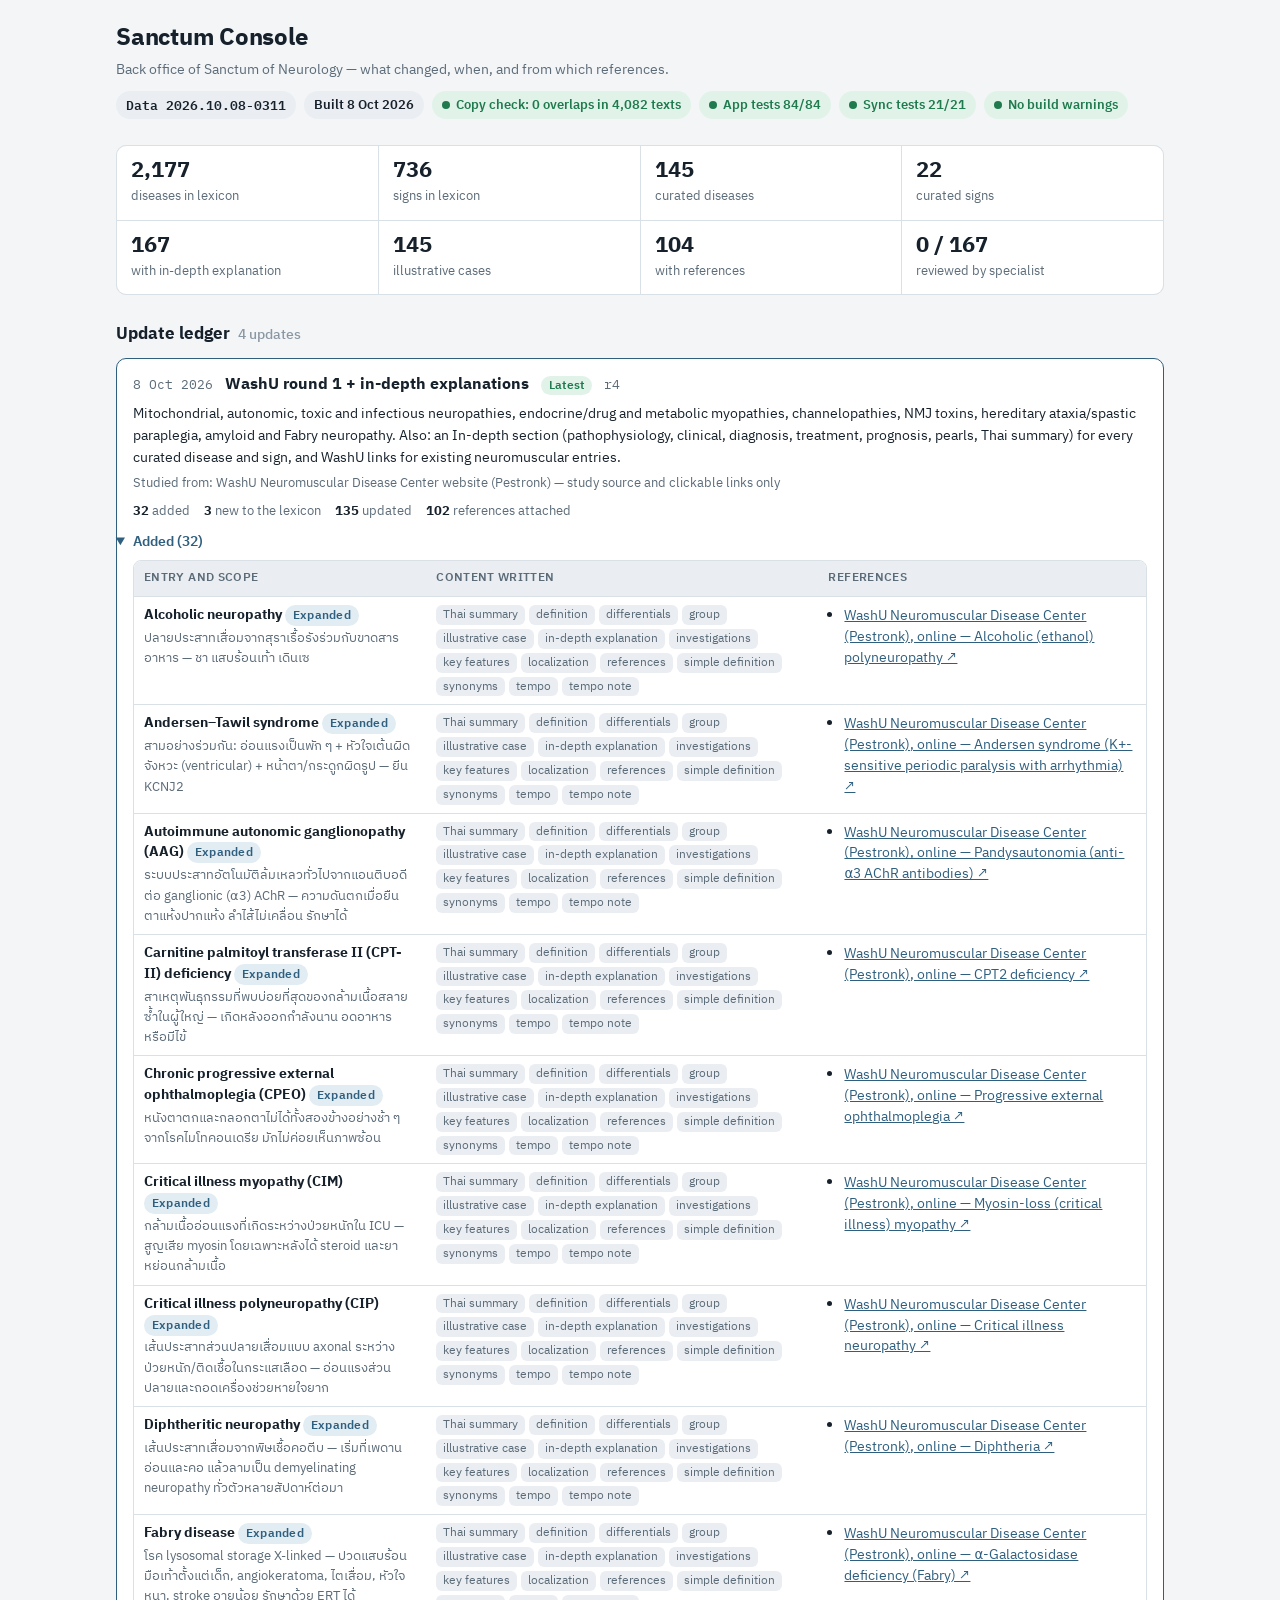
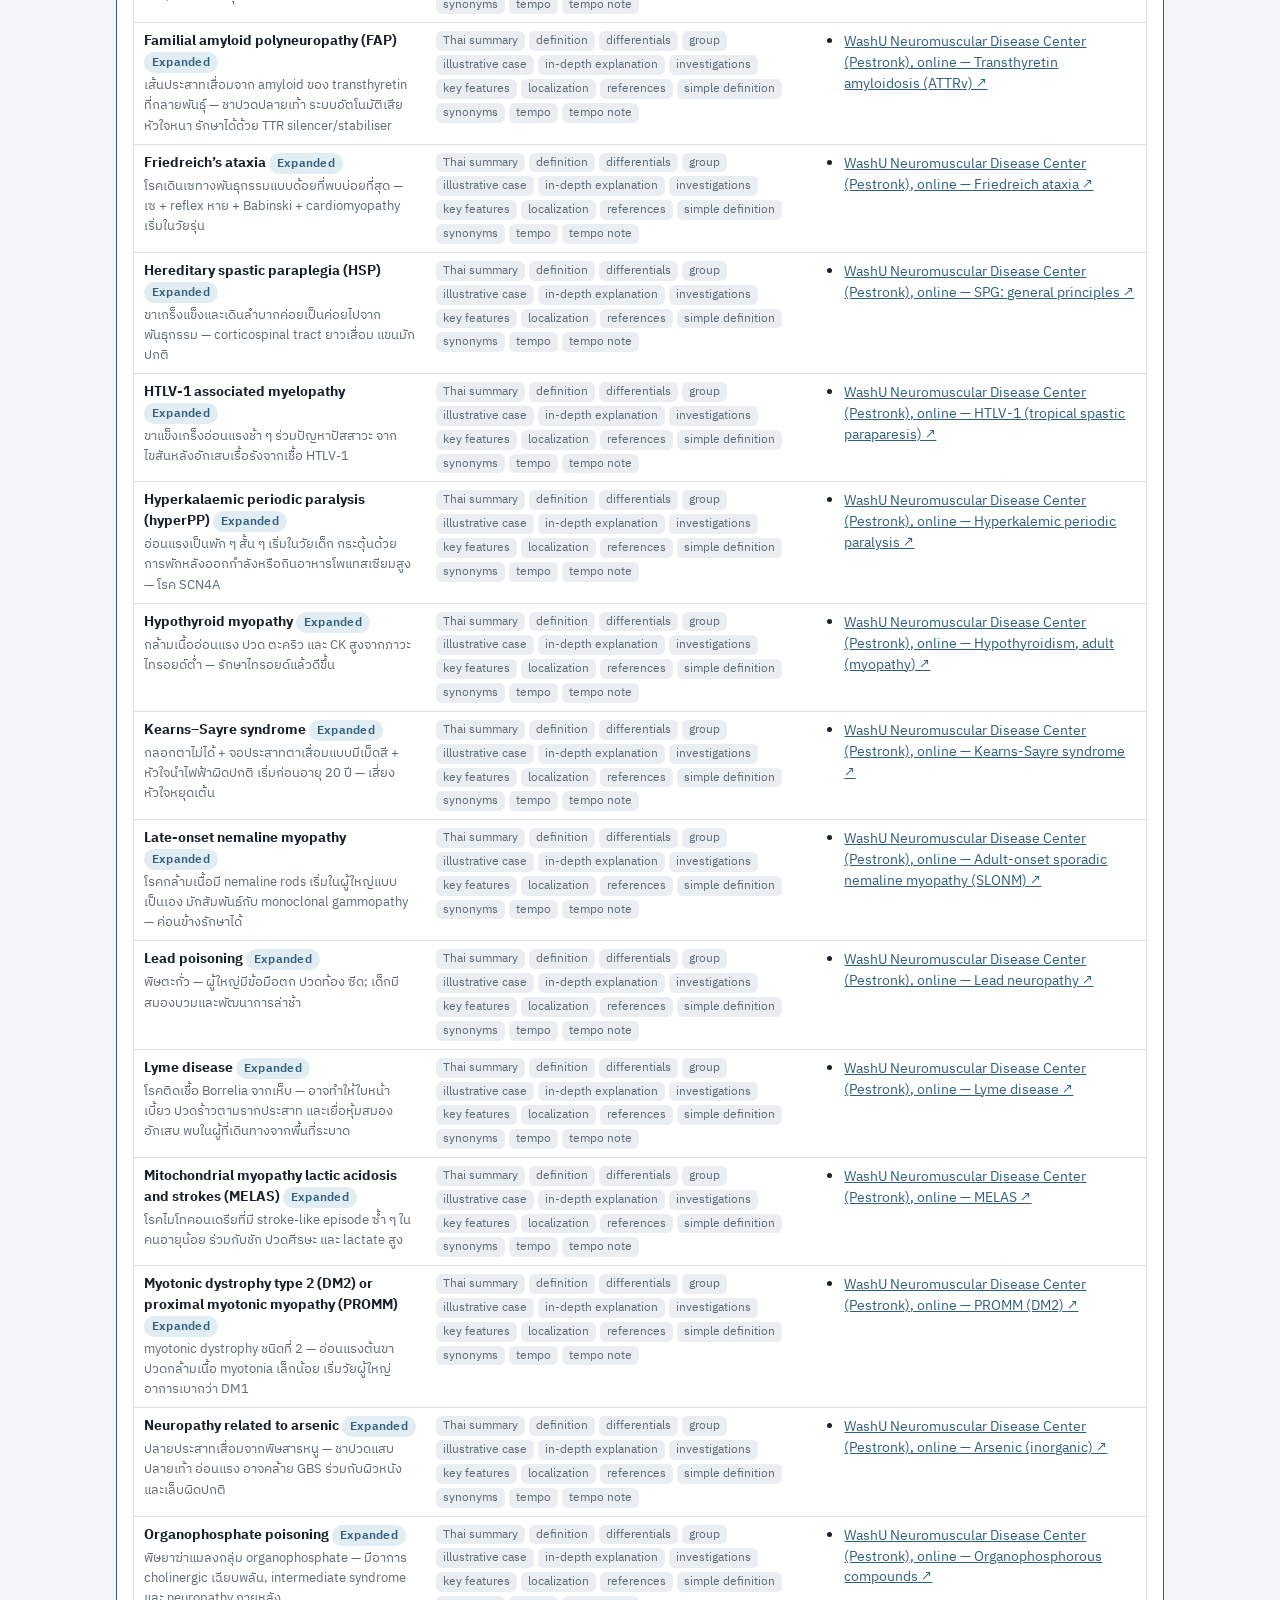
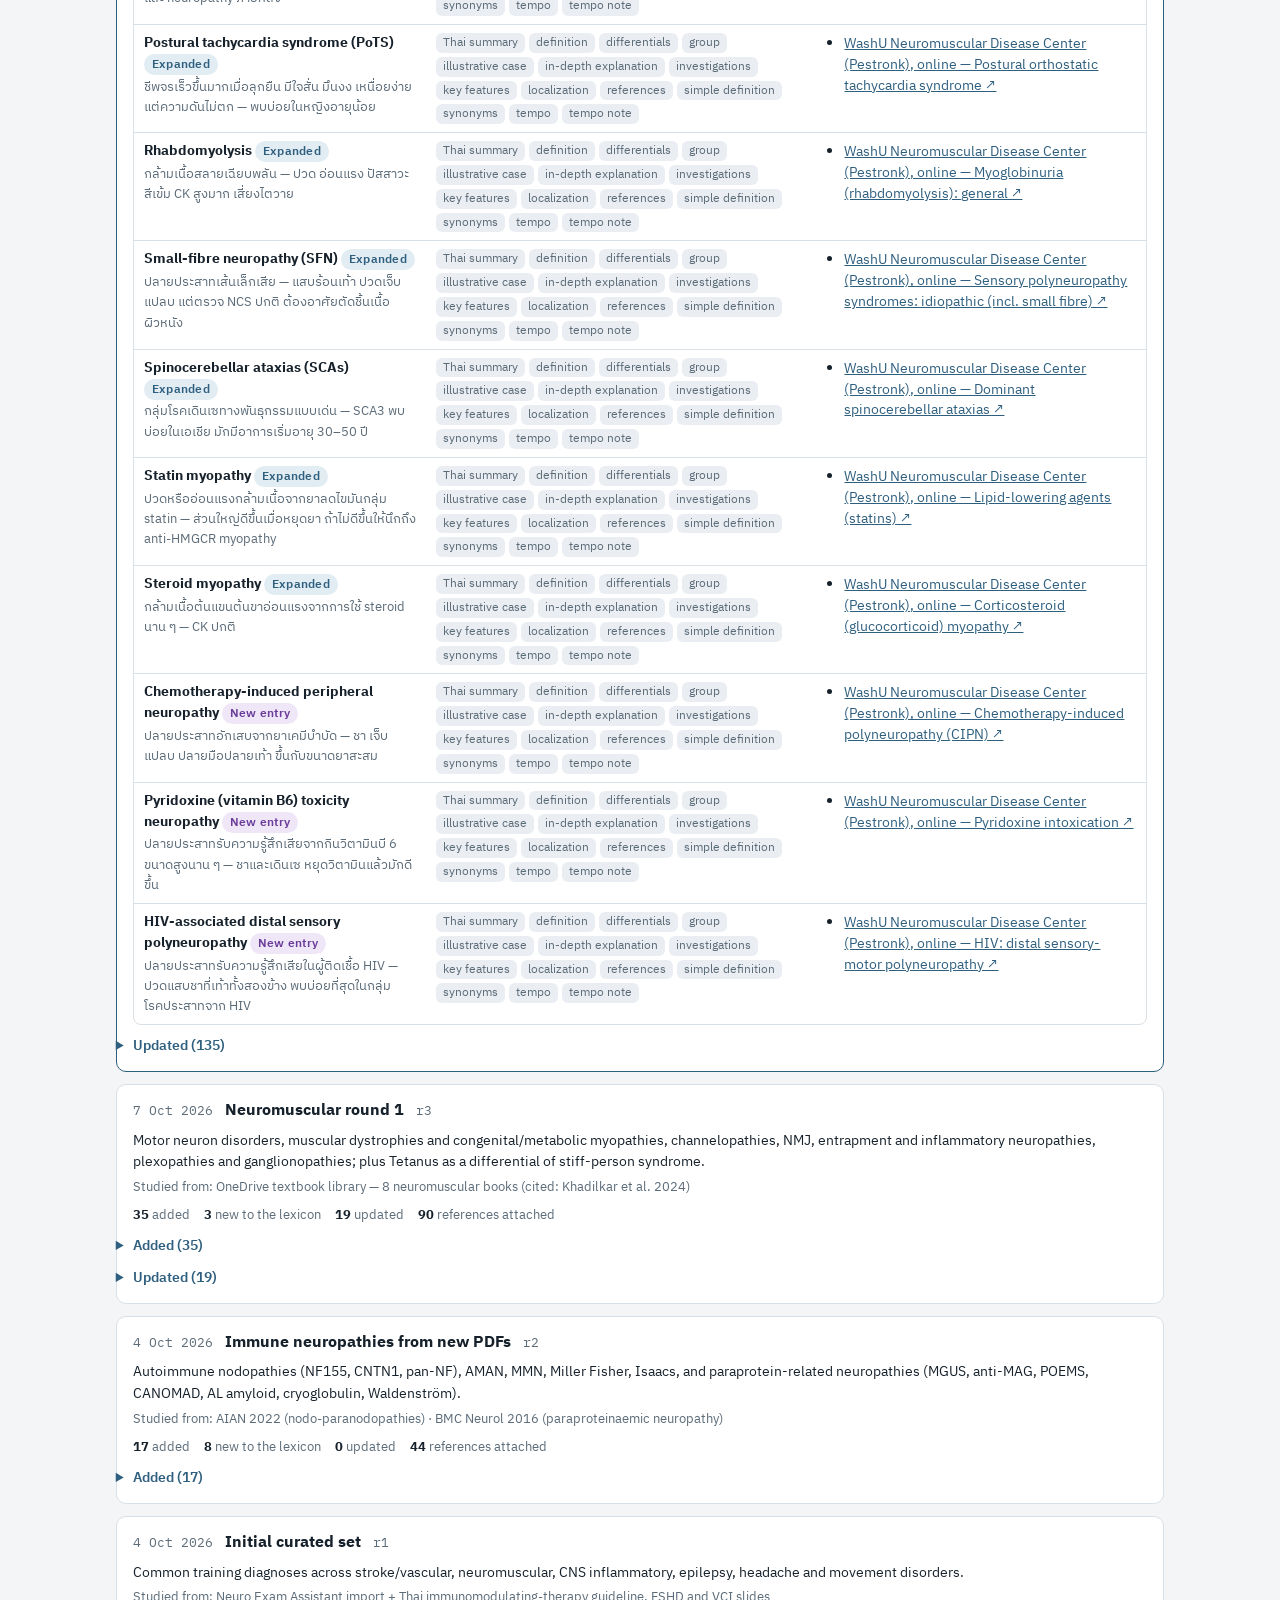
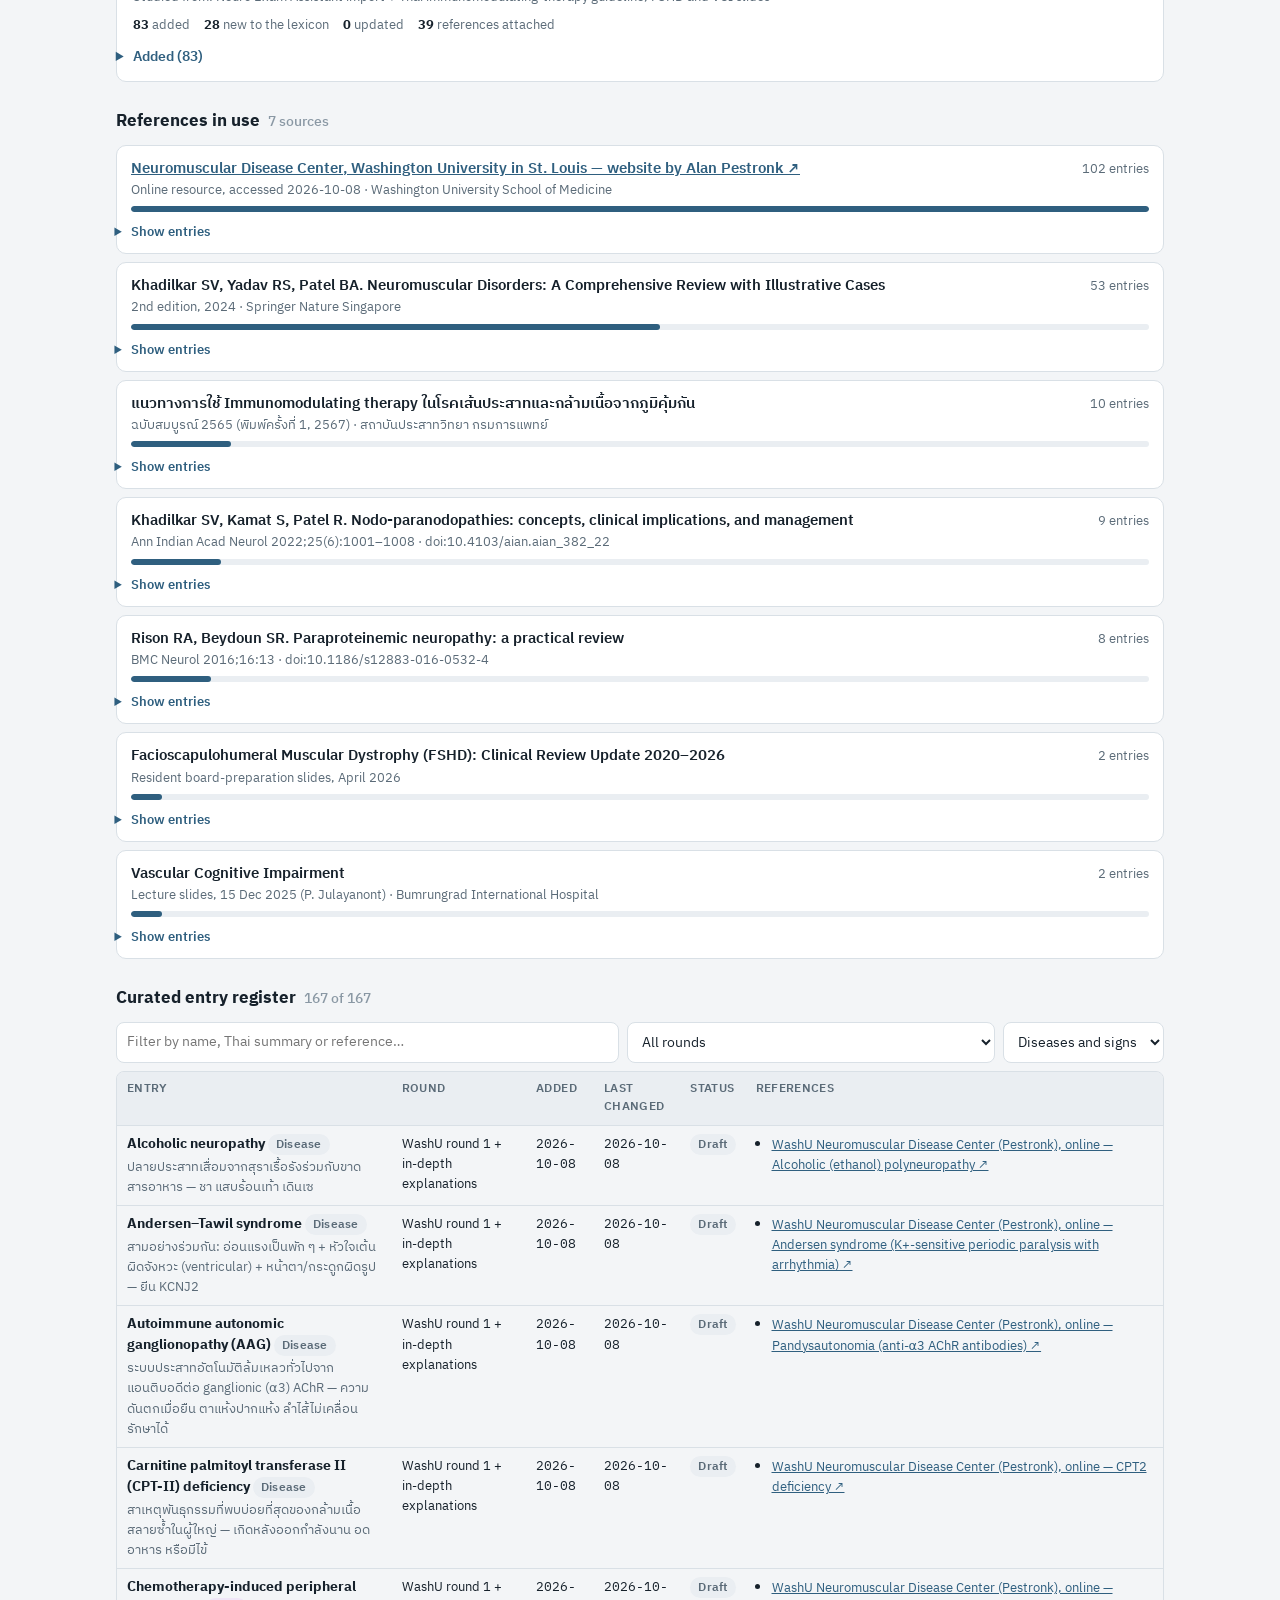
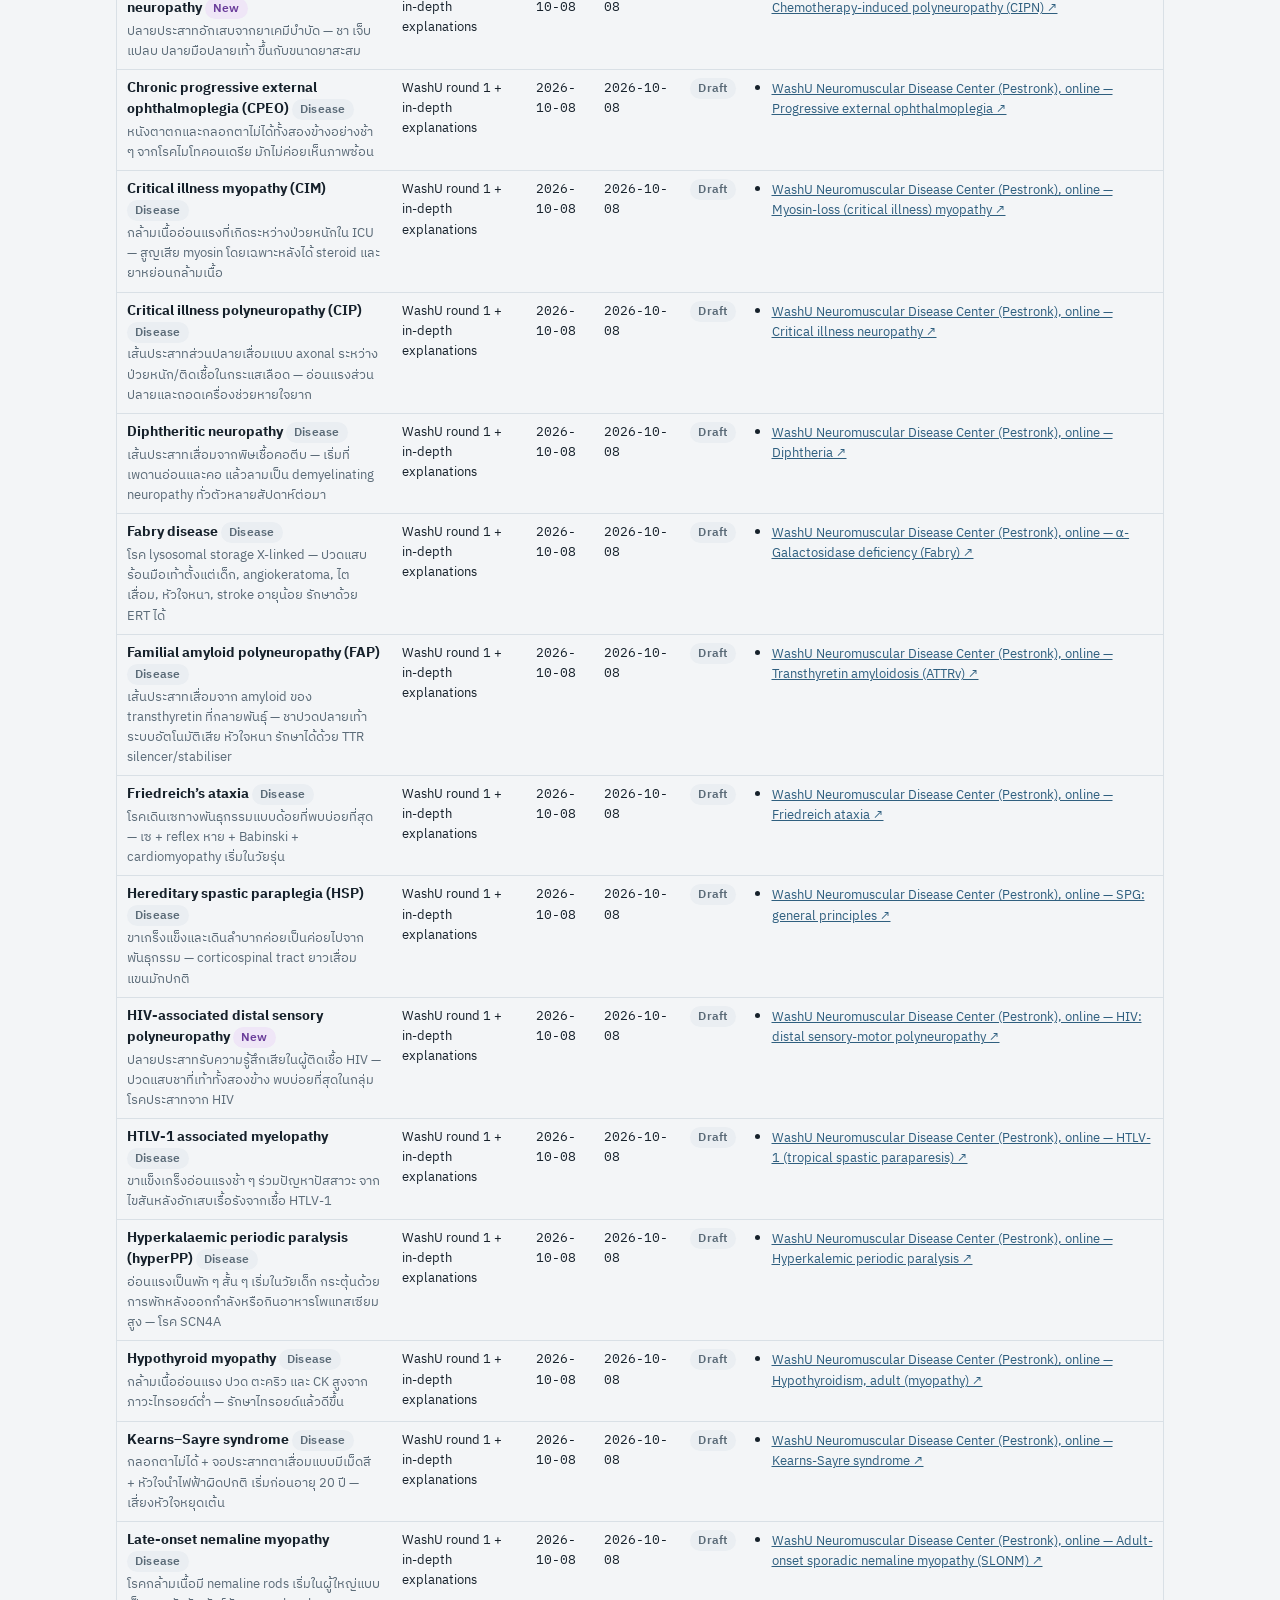
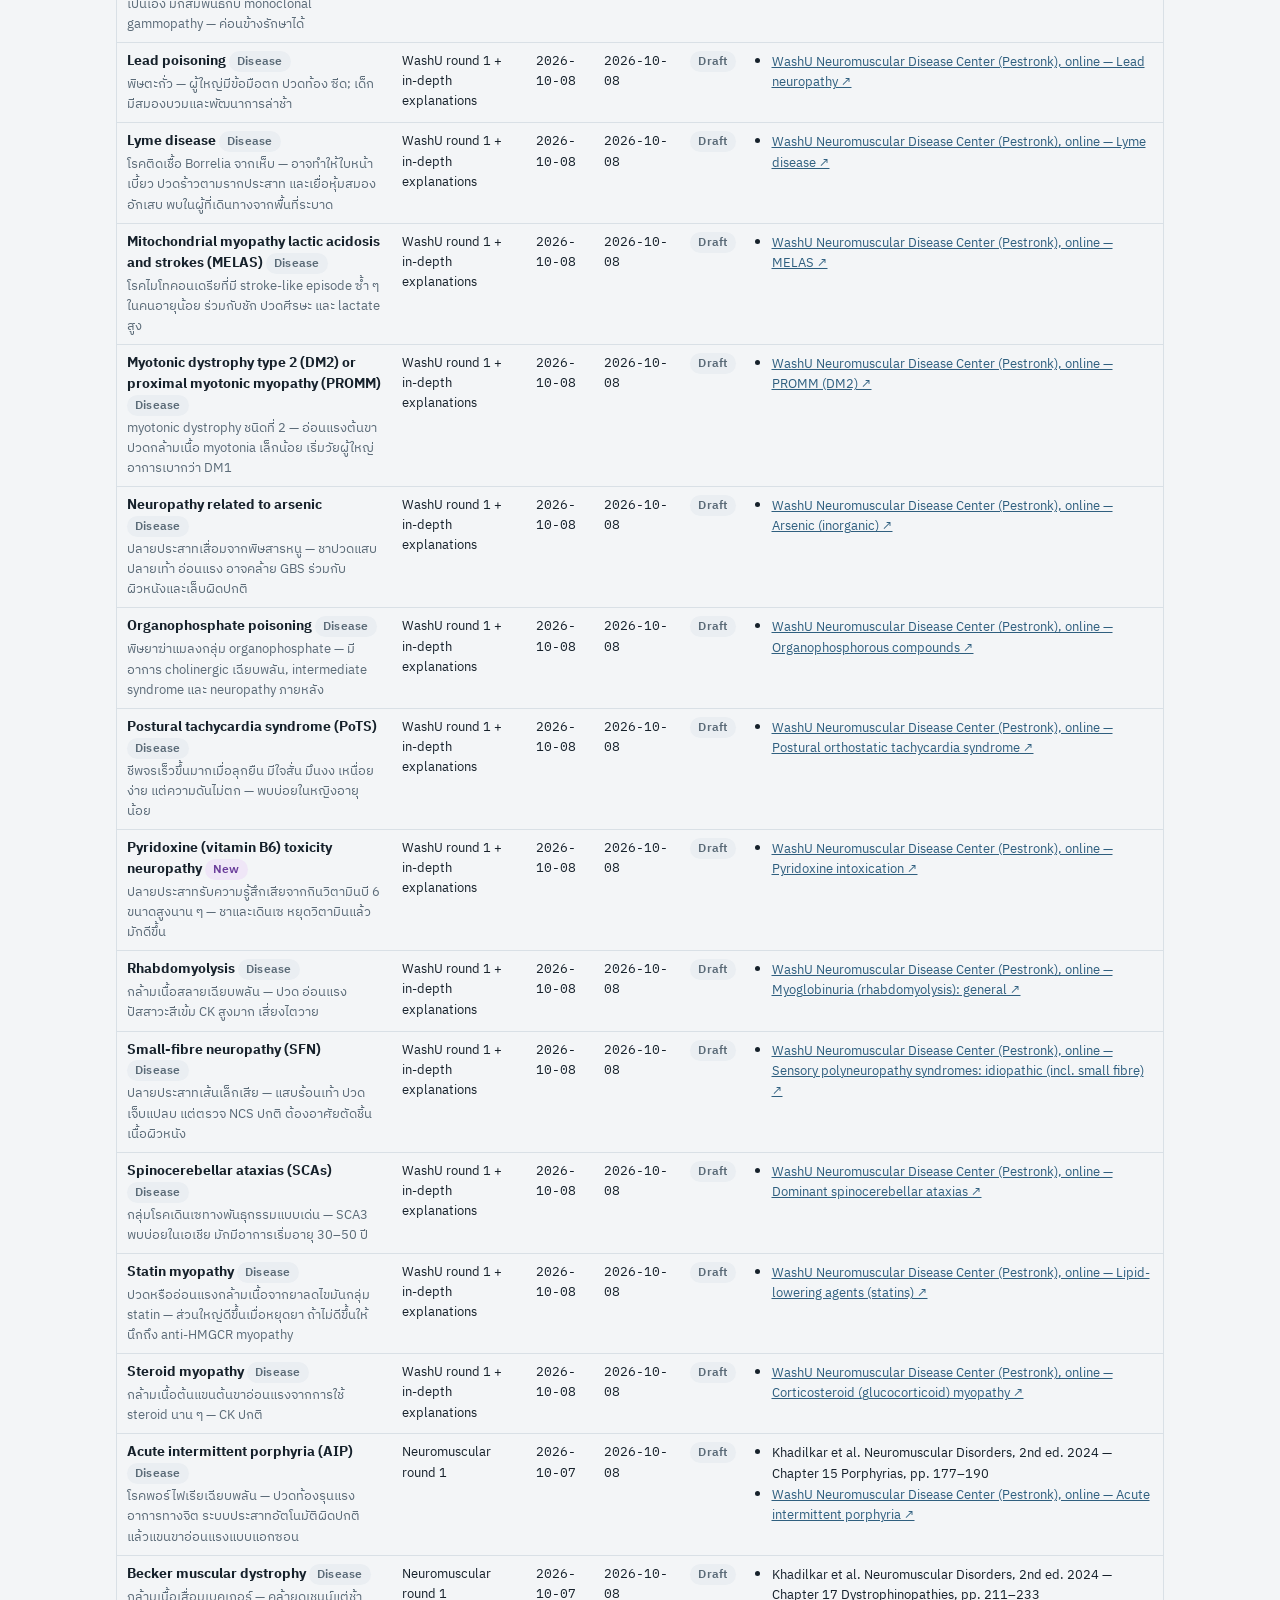
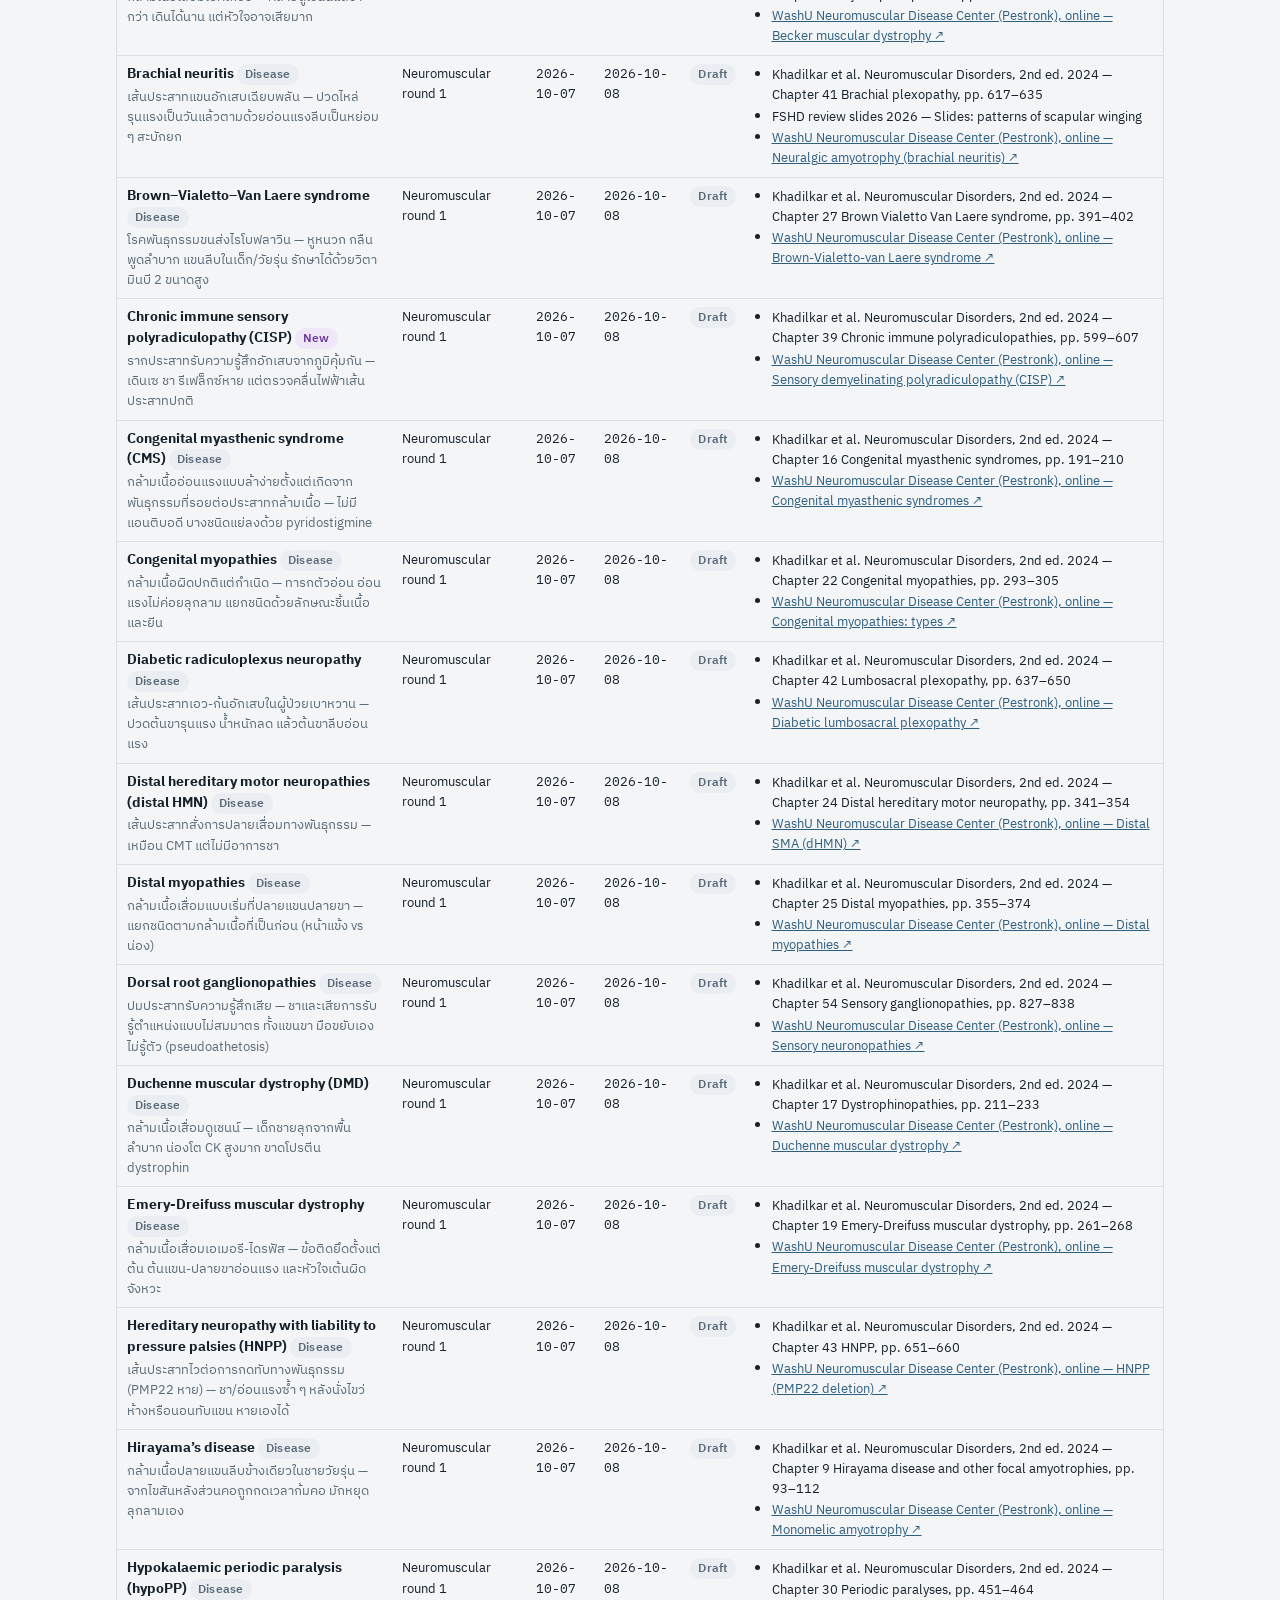
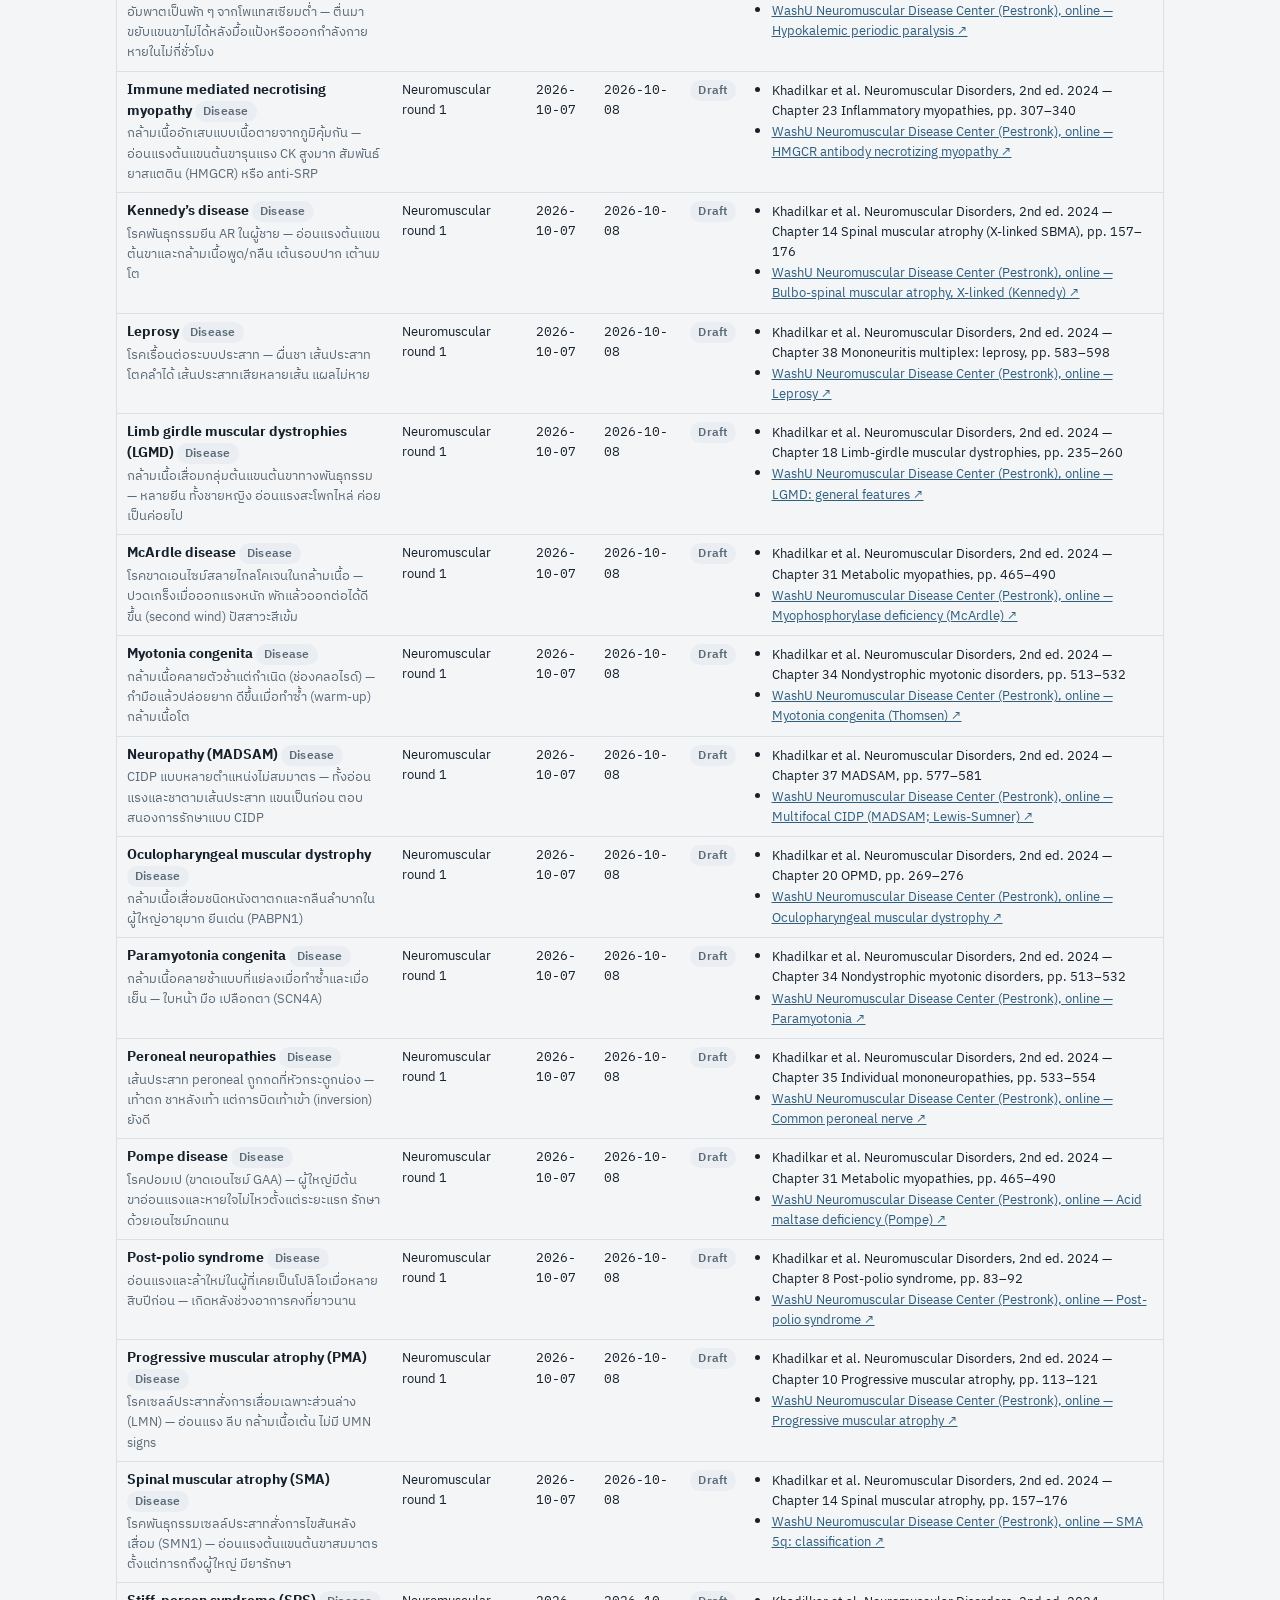
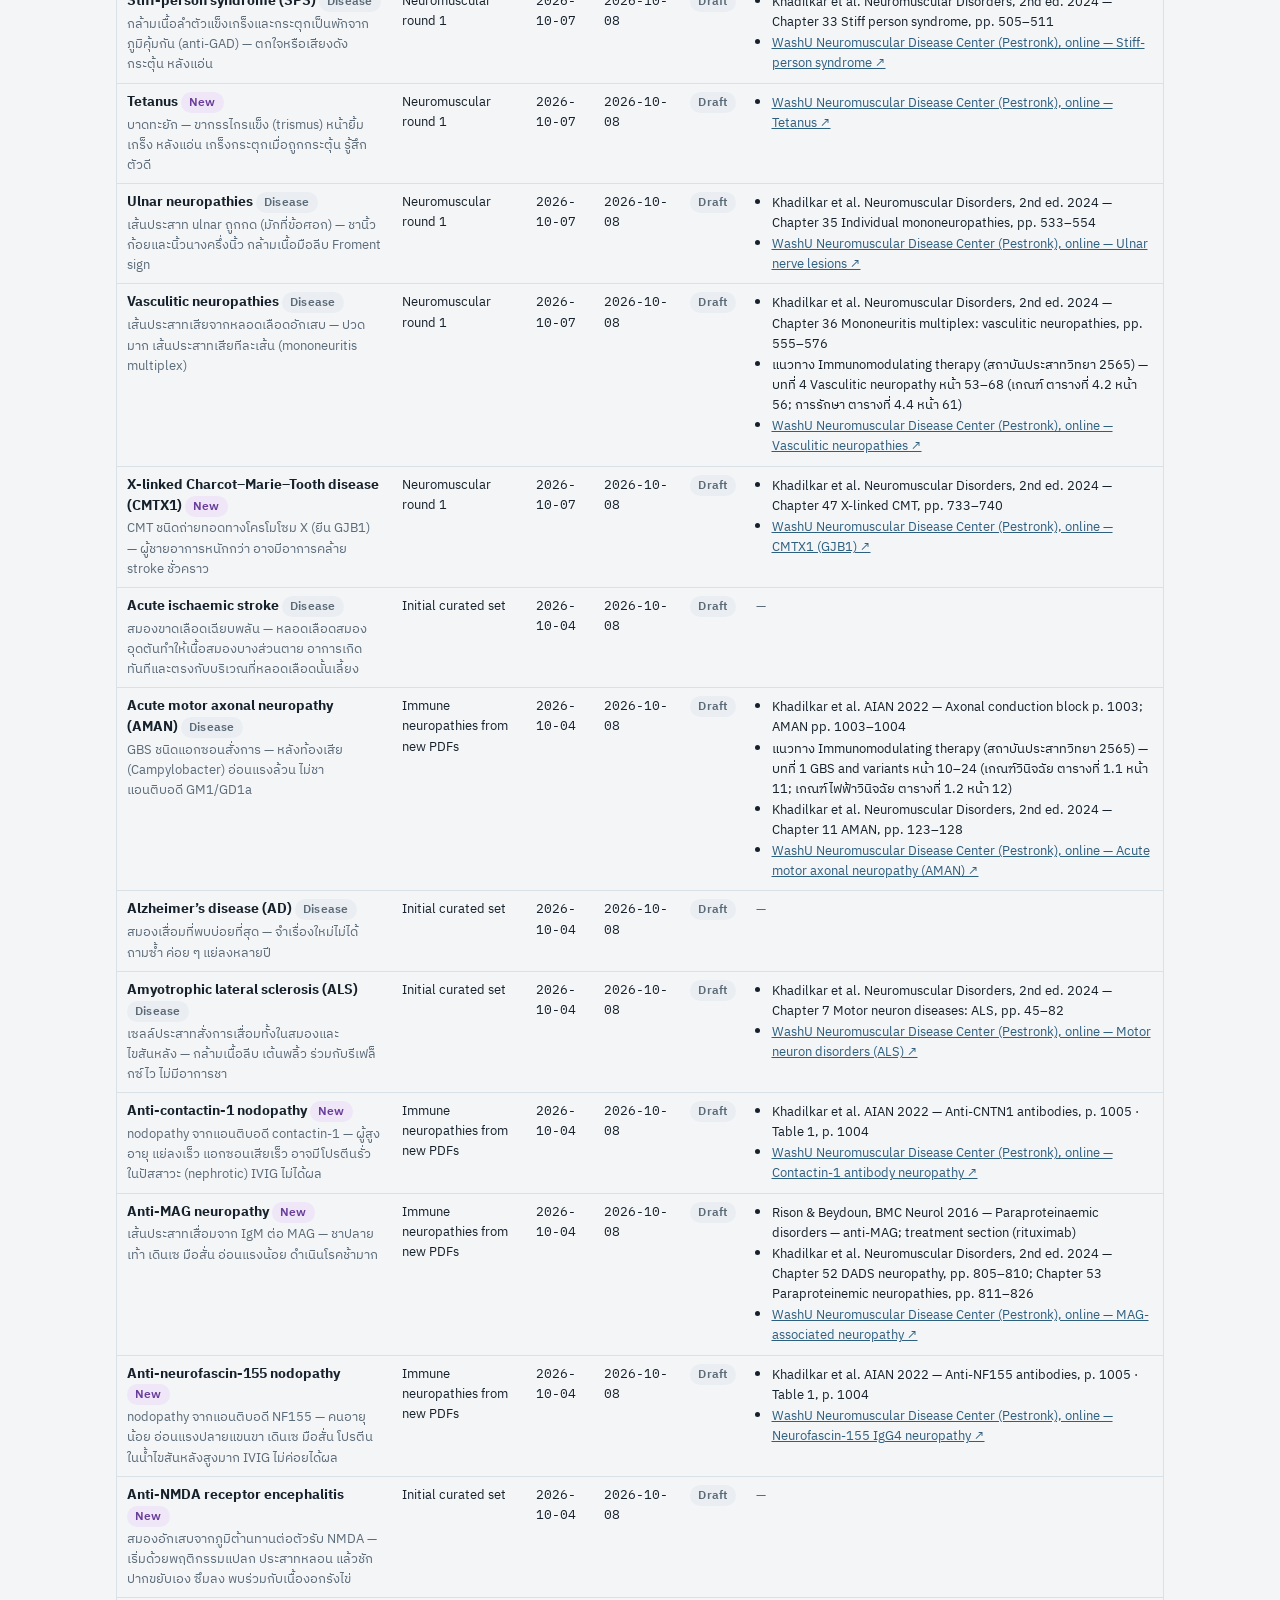
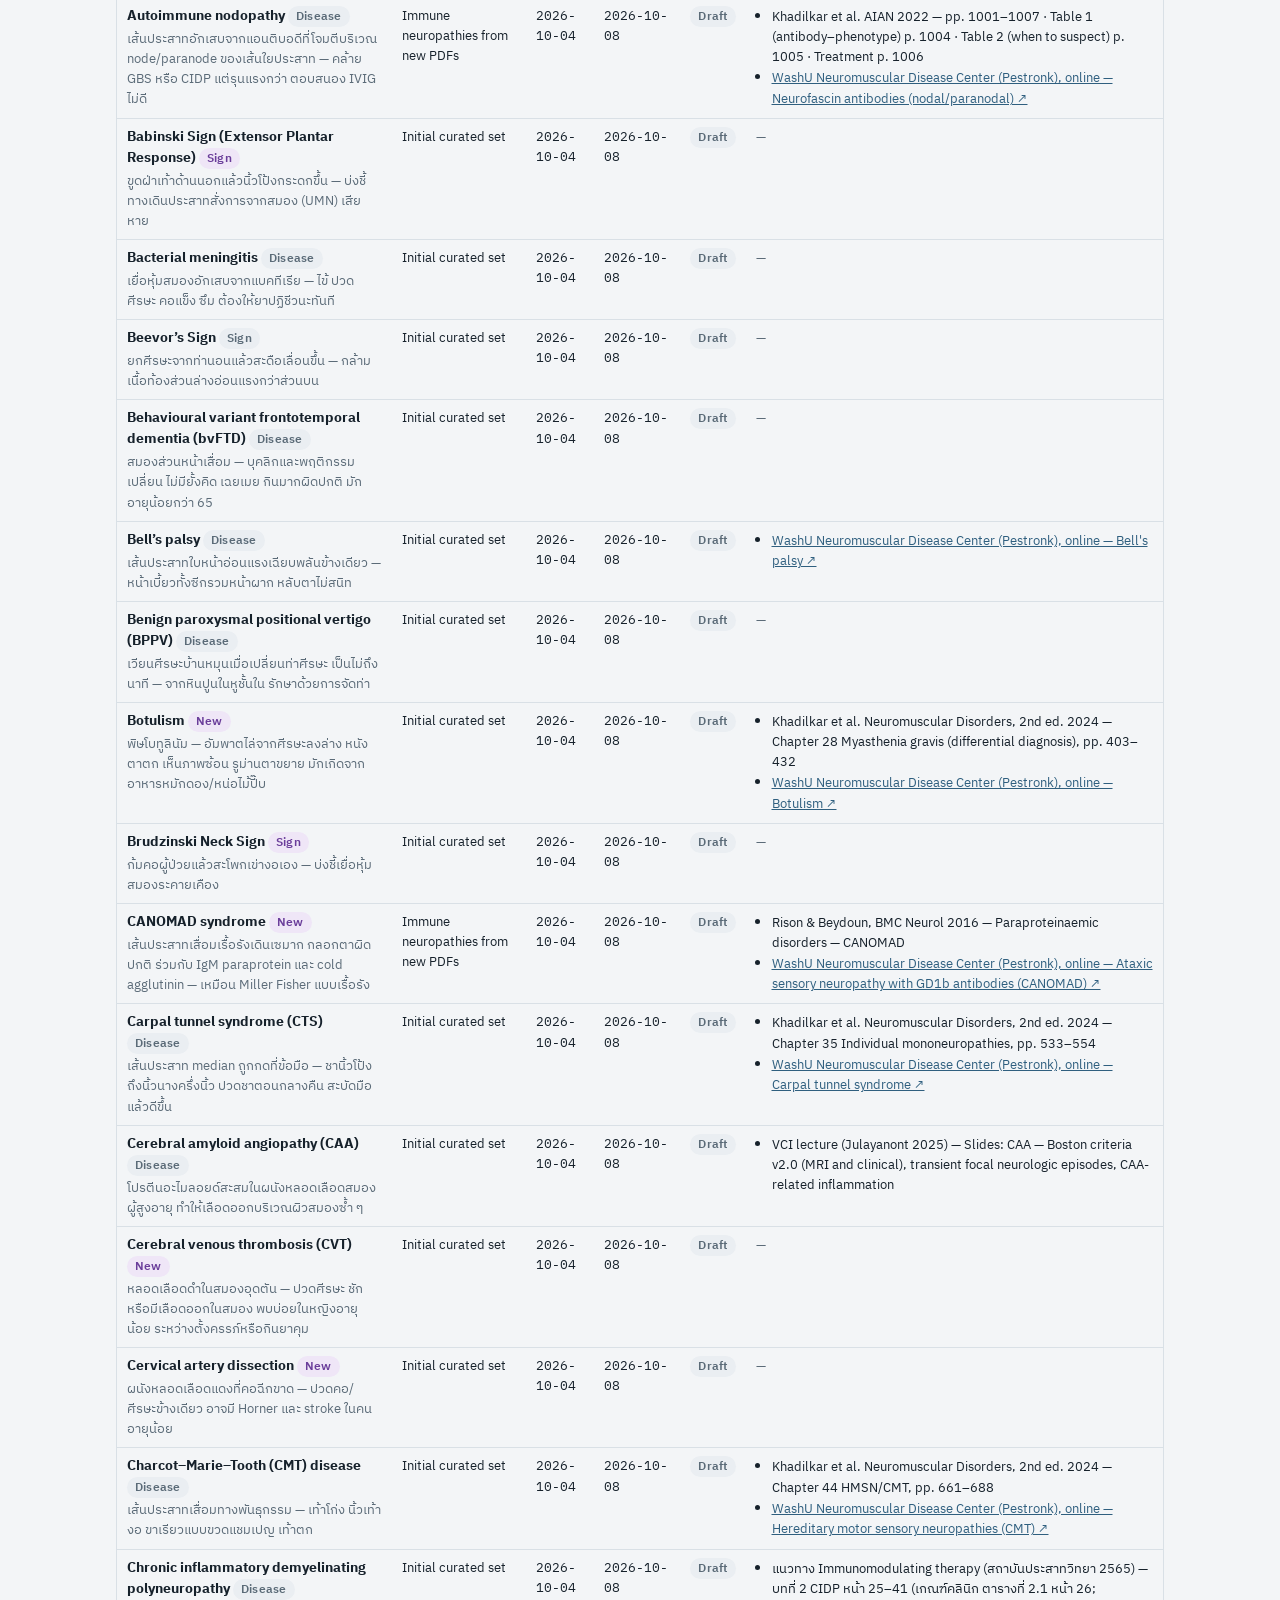
<file: Sanctum-site/console.html>
<!doctype html><html lang="en"><head><meta charset="utf-8"><meta name="viewport" content="width=device-width, initial-scale=1, viewport-fit=cover"><meta name="robots" content="noindex"><title>Sanctum Console</title>
<link rel="preconnect" href="https://fonts.googleapis.com">
<link rel="stylesheet" href="https://fonts.googleapis.com/css2?family=IBM+Plex+Sans+Thai:wght@400;500;600;700&family=IBM+Plex+Mono:wght@400;500&display=swap">
<style>
/* Layout: one column console — status strip, counts, then the update ledger (newest first), references, and an entry register. */
:root{
  --bg:#f3f5f7; --surface:#ffffff; --sunk:#eaeef2; --ink:#16212b; --mute:#5b6b78; --faint:#8a98a4; --line:#d9e0e6;
  --accent:#2f5f7f; --accent-soft:#e1ecf3; --ok:#1f7a4d; --ok-bg:#e1f3e9; --warn:#9a6200; --warn-bg:#fbf0d9; --bad:#a3322a; --bad-bg:#f8e3e1;
  --new:#6a3d9a; --new-bg:#efe6f7;
  --sans:"IBM Plex Sans Thai",system-ui,-apple-system,"Segoe UI",sans-serif; --mono:"IBM Plex Mono",ui-monospace,Menlo,Consolas,monospace;
  --r:10px;
}
@media (prefers-color-scheme: dark){:root:not([data-theme="light"]){
  --bg:#0f1418; --surface:#171e24; --sunk:#1d262d; --ink:#e3e9ee; --mute:#9aa9b5; --faint:#6f7e8a; --line:#2a353e;
  --accent:#7fb3d6; --accent-soft:#1d3342; --ok:#6fcf9d; --ok-bg:#163326; --warn:#e2b155; --warn-bg:#3a2d12; --bad:#ec8b82; --bad-bg:#3c1d1a;
  --new:#c3a1e8; --new-bg:#2c2140; color-scheme:dark}}
:root[data-theme="dark"]{
  --bg:#0f1418; --surface:#171e24; --sunk:#1d262d; --ink:#e3e9ee; --mute:#9aa9b5; --faint:#6f7e8a; --line:#2a353e;
  --accent:#7fb3d6; --accent-soft:#1d3342; --ok:#6fcf9d; --ok-bg:#163326; --warn:#e2b155; --warn-bg:#3a2d12; --bad:#ec8b82; --bad-bg:#3c1d1a;
  --new:#c3a1e8; --new-bg:#2c2140; color-scheme:dark}
*{box-sizing:border-box}
body{background:var(--bg);color:var(--ink);font:15px/1.55 var(--sans);margin:0}
.wrap{max-width:1080px;margin:0 auto;padding-inline:16px;padding-block:20px 48px;display:grid;gap:26px}
.wrap>*,.ev,details,.book{min-width:0}
.pill{white-space:normal}
a{color:var(--accent)} a:focus-visible,button:focus-visible,input:focus-visible,select:focus-visible,summary:focus-visible{outline:2px solid var(--accent);outline-offset:2px}
h1{font-size:24px;margin:0;font-weight:700;letter-spacing:-.01em;text-wrap:balance}
h2{font-size:17px;margin:0 0 10px;font-weight:650;display:flex;align-items:baseline;gap:8px;flex-wrap:wrap}
h2 .n{font-weight:500;color:var(--faint);font-size:14px}
.mono{font-family:var(--mono);font-size:13px}
.muted{color:var(--mute)} .small{font-size:13px}
header.top{display:flex;flex-wrap:wrap;align-items:flex-end;justify-content:space-between;gap:10px}
header.top .sub{color:var(--mute);font-size:14px;margin-top:2px}
.strip{display:flex;flex-wrap:wrap;gap:8px}
.pill{display:inline-flex;align-items:center;gap:6px;font-size:13px;font-weight:550;padding:4px 10px;border-radius:999px;background:var(--sunk);color:var(--ink);white-space:nowrap}
.pill i{width:8px;height:8px;border-radius:50%;background:currentColor;display:inline-block}
.pill.ok{background:var(--ok-bg);color:var(--ok)} .pill.warn{background:var(--warn-bg);color:var(--warn)} .pill.bad{background:var(--bad-bg);color:var(--bad)}
.tiles{display:grid;grid-template-columns:repeat(4,minmax(0,1fr));gap:1px;background:var(--line);border:1px solid var(--line);border-radius:var(--r);overflow:hidden}
.tile{background:var(--surface);padding:12px 14px;min-width:0}
.tile b{display:block;font-size:22px;font-weight:650;font-variant-numeric:tabular-nums;line-height:1.2}
.tile span{font-size:12.5px;color:var(--mute)}
.ledger{display:grid;gap:12px}
.ev{background:var(--surface);border:1px solid var(--line);border-radius:var(--r);padding:14px 16px;min-width:0}
.ev.latest{border-color:var(--accent)}
.evhead{display:flex;flex-wrap:wrap;gap:4px 12px;align-items:baseline}
.evhead time{font-family:var(--mono);font-size:13px;color:var(--mute);font-variant-numeric:tabular-nums}
.evhead b{font-size:16px;font-weight:650}
.tag{font-size:11.5px;font-weight:600;padding:1px 8px;border-radius:999px;background:var(--accent-soft);color:var(--accent);letter-spacing:.02em}
.tag.new{background:var(--new-bg);color:var(--new)} .tag.upd{background:var(--sunk);color:var(--mute)} .tag.ok{background:var(--ok-bg);color:var(--ok)}
.scope{margin:6px 0 4px;font-size:14px;color:var(--ink)}
.src{font-size:13px;color:var(--mute)}
.counts{display:flex;flex-wrap:wrap;gap:6px 14px;margin-top:8px;font-size:13px;color:var(--mute)}
.counts strong{color:var(--ink);font-variant-numeric:tabular-nums}
details{margin-top:10px}
summary{cursor:pointer;font-size:14px;font-weight:600;color:var(--accent);list-style-position:outside}
.tbl{overflow-x:auto;margin-top:8px;border:1px solid var(--line);border-radius:8px}
table{border-collapse:collapse;width:100%;font-size:13.5px;min-width:640px}
th,td{text-align:left;vertical-align:top;padding:8px 10px;border-bottom:1px solid var(--line)}
th{font-size:12px;font-weight:600;color:var(--mute);background:var(--sunk);letter-spacing:.03em;text-transform:uppercase;position:sticky;top:0}
tr:last-child td{border-bottom:0}
td .th{display:block;color:var(--mute);font-size:13px;margin-top:2px}
.flds{display:flex;flex-wrap:wrap;gap:4px}
.fld{font-size:11.5px;padding:1px 7px;border-radius:6px;background:var(--sunk);color:var(--mute);white-space:nowrap}
.refs{margin:0;padding-left:16px} .refs li{margin:1px 0}
.books{display:grid;gap:8px}
.book{background:var(--surface);border:1px solid var(--line);border-radius:var(--r);padding:11px 14px}
.book .bh{display:flex;flex-wrap:wrap;gap:4px 10px;align-items:baseline;justify-content:space-between}
.book .bh b{font-weight:600}
.bar{height:6px;border-radius:3px;background:var(--sunk);margin-top:6px;overflow:hidden}
.bar i{display:block;height:100%;background:var(--accent);border-radius:3px}
.filters{display:flex;flex-wrap:wrap;gap:8px;margin-bottom:8px}
.filters input,.filters select{font:inherit;font-size:14px;padding:7px 10px;border:1px solid var(--line);border-radius:8px;background:var(--surface);color:var(--ink);min-width:0}
.filters input{flex:1 1 220px}
.foot{font-size:12.5px;color:var(--faint);border-top:1px solid var(--line);padding-top:12px}
@media (max-width:640px){.tiles{grid-template-columns:repeat(2,minmax(0,1fr))}}
@media (prefers-reduced-motion: reduce){*{transition:none!important}}
</style></head><body>
<div class="wrap">
  <header class="top">
    <div><h1>Sanctum Console</h1><div class="sub">Back office of Sanctum of Neurology — what changed, when, and from which references.</div></div>
    <div class="strip" id="status"></div>
  </header>
  <section aria-label="Lexicon totals"><div class="tiles" id="tiles"></div></section>
  <section><h2>Update ledger <span class="n" id="evn"></span></h2><div class="ledger" id="ledger"></div></section>
  <section><h2>References in use <span class="n" id="bkn"></span></h2><div class="books" id="books"></div></section>
  <section><h2>Curated entry register <span class="n" id="regn"></span></h2>
    <div class="filters"><input id="f-q" type="search" placeholder="Filter by name, Thai summary or reference…" aria-label="Filter entries">
      <select id="f-round" aria-label="Round"></select><select id="f-type" aria-label="Type"><option value="">Diseases and signs</option><option value="dx">Diseases</option><option value="sign">Signs</option></select></div>
    <div class="tbl"><table><thead><tr><th>Entry</th><th>Round</th><th>Added</th><th>Last changed</th><th>Status</th><th>References</th></tr></thead><tbody id="reg"></tbody></table></div>
  </section>
  <div class="foot" id="foot"></div>
</div>
<script type="application/json" id="console-data">{"version": {"version": "2026.10.08-0311", "built": "2026-10-08", "files": {"signs.json": "e6ecbc2e8dd4", "diseases.json": "c49e8c03a627", "similar.json": "e85d392c30e1", "meta.json": "7dfc91daf18f", "index.json": "1a4f512b9066"}, "sizes": {"signs.json": 526470, "diseases.json": 2270485, "similar.json": 800640, "meta.json": 32877, "index.json": 108507}, "counts": {"signs": 736, "diseases": 2177, "curatedSigns": 22, "curatedDiseases": 145}}, "rounds": [{"id": "r4", "date": "2026-10-08", "title": "WashU round 1 + in-depth explanations", "source": "WashU Neuromuscular Disease Center website (Pestronk) — study source and clickable links only", "scope": "Mitochondrial, autonomic, toxic and infectious neuropathies, endocrine/drug and metabolic myopathies, channelopathies, NMJ toxins, hereditary ataxia/spastic paraplegia, amyloid and Fabry neuropathy. Also: an In-depth section (pathophysiology, clinical, diagnosis, treatment, prognosis, pearls, Thai summary) for every curated disease and sign, and WashU links for existing neuromuscular entries.", "n": 32, "new": 3}, {"id": "r3", "date": "2026-10-07", "title": "Neuromuscular round 1", "source": "OneDrive textbook library — 8 neuromuscular books (cited: Khadilkar et al. 2024)", "scope": "Motor neuron disorders, muscular dystrophies and congenital/metabolic myopathies, channelopathies, NMJ, entrapment and inflammatory neuropathies, plexopathies and ganglionopathies; plus Tetanus as a differential of stiff-person syndrome.", "n": 35, "new": 3, "reads": ["d-amyotrophic-lateral-sclerosis-als", "d-acute-motor-axonal-neuropathy-aman", "d-multifocal-motor-neuropathy-mmn", "d-facioscapulohumeral-muscular-dystrophy-fshd", "d-dermatomyositis", "d-inclusion-body-myositis-ibm", "d-myotonic-dystrophy-type-1-dm1", "d-myasthenia-gravis-mg", "d-lambert-eaton-myasthenic-syndrome-lems", "d-isaacs-syndrome", "d-carpal-tunnel-syndrome-cts", "d-charcot-marie-tooth-cmt-disease", "d-guillain-barre-syndrome-gbs", "d-chronic-inflammatory-demyelinating-polyneuropathy", "d-miller-fisher-syndrome", "d-anti-mag-neuropathy", "d-paraproteinaemic-neuropathy", "d-poems-syndrome", "d-botulism"]}, {"id": "r2", "date": "2026-10-04", "title": "Immune neuropathies from new PDFs", "source": "AIAN 2022 (nodo-paranodopathies) · BMC Neurol 2016 (paraproteinaemic neuropathy)", "scope": "Autoimmune nodopathies (NF155, CNTN1, pan-NF), AMAN, MMN, Miller Fisher, Isaacs, and paraprotein-related neuropathies (MGUS, anti-MAG, POEMS, CANOMAD, AL amyloid, cryoglobulin, Waldenström).", "n": 17, "new": 8}, {"id": "r1", "date": "2026-10-04", "title": "Initial curated set", "source": "Neuro Exam Assistant import + Thai immunomodulating-therapy guideline, FSHD and VCI slides", "scope": "Common training diagnoses across stroke/vascular, neuromuscular, CNS inflammatory, epilepsy, headache and movement disorders.", "n": 61, "new": 14}], "books": {"immuno2565": {"short": "แนวทาง Immunomodulating therapy (สถาบันประสาทวิทยา 2565)", "title": "แนวทางการใช้ Immunomodulating therapy ในโรคเส้นประสาทและกล้ามเนื้อจากภูมิคุ้มกัน", "edition": "ฉบับสมบูรณ์ 2565 (พิมพ์ครั้งที่ 1, 2567)", "publisher": "สถาบันประสาทวิทยา กรมการแพทย์"}, "fshd2025": {"short": "FSHD review slides 2026", "title": "Facioscapulohumeral Muscular Dystrophy (FSHD): Clinical Review Update 2020–2026", "edition": "Resident board-preparation slides, April 2026", "publisher": ""}, "vci2025": {"short": "VCI lecture (Julayanont 2025)", "title": "Vascular Cognitive Impairment", "edition": "Lecture slides, 15 Dec 2025 (P. Julayanont)", "publisher": "Bumrungrad International Hospital"}, "leuko": {"short": "Adult-onset leukodystrophy", "title": "Adult-onset leukodystrophy", "edition": "PDF (scanned — text not extractable)", "publisher": ""}, "aian2022": {"short": "Khadilkar et al. AIAN 2022", "title": "Khadilkar SV, Kamat S, Patel R. Nodo-paranodopathies: concepts, clinical implications, and management", "edition": "Ann Indian Acad Neurol 2022;25(6):1001–1008", "publisher": "doi:10.4103/aian.aian_382_22"}, "ppn2016": {"short": "Rison & Beydoun, BMC Neurol 2016", "title": "Rison RA, Beydoun SR. Paraproteinemic neuropathy: a practical review", "edition": "BMC Neurol 2016;16:13", "publisher": "doi:10.1186/s12883-016-0532-4"}, "khadilkar2024": {"short": "Khadilkar et al. Neuromuscular Disorders, 2nd ed. 2024", "title": "Khadilkar SV, Yadav RS, Patel BA. Neuromuscular Disorders: A Comprehensive Review with Illustrative Cases", "edition": "2nd edition, 2024", "publisher": "Springer Nature Singapore"}, "washu": {"short": "WashU Neuromuscular Disease Center (Pestronk), online", "title": "Neuromuscular Disease Center, Washington University in St. Louis — website by Alan Pestronk", "edition": "Online resource, accessed 2026-10-08", "publisher": "Washington University School of Medicine", "url": "https://neuromuscular.wustl.edu"}}, "entries": [{"id": "d-acute-intermittent-porphyria-aip", "type": "dx", "name": "Acute intermittent porphyria (AIP)", "th": "โรคพอร์ไฟเรียเฉียบพลัน — ปวดท้องรุนแรง อาการทางจิต ระบบประสาทอัตโนมัติผิดปกติ แล้วแขนขาอ่อนแรงแบบแอกซอน", "src": "nea", "round": "r3", "added": "2026-10-07", "updated": "2026-10-08", "status": "draft", "det": true, "case": true, "refs": [{"book": "khadilkar2024", "where": "Chapter 15 Porphyrias, pp. 177–190"}, {"book": "washu", "where": "Acute intermittent porphyria", "url": "https://neuromuscular.wustl.edu/nother/porph.htm#aip"}]}, {"id": "d-acute-ischaemic-stroke", "type": "dx", "name": "Acute ischaemic stroke", "th": "สมองขาดเลือดเฉียบพลัน — หลอดเลือดสมองอุดตันทำให้เนื้อสมองบางส่วนตาย อาการเกิดทันทีและตรงกับบริเวณที่หลอดเลือดนั้นเลี้ยง", "src": "nea", "round": "r1", "added": "2026-10-04", "updated": "2026-10-08", "status": "draft", "det": true, "case": true, "refs": []}, {"id": "d-acute-motor-axonal-neuropathy-aman", "type": "dx", "name": "Acute motor axonal neuropathy (AMAN)", "th": "GBS ชนิดแอกซอนสั่งการ — หลังท้องเสีย (Campylobacter) อ่อนแรงล้วน ไม่ชา แอนติบอดี GM1/GD1a", "src": "nea", "round": "r2", "added": "2026-10-04", "updated": "2026-10-08", "status": "draft", "det": true, "case": true, "refs": [{"book": "aian2022", "where": "Axonal conduction block p. 1003; AMAN pp. 1003–1004"}, {"book": "immuno2565", "where": "บทที่ 1 GBS and variants หน้า 10–24 (เกณฑ์วินิจฉัย ตารางที่ 1.1 หน้า 11; เกณฑ์ไฟฟ้าวินิจฉัย ตารางที่ 1.2 หน้า 12)"}, {"book": "khadilkar2024", "where": "Chapter 11 AMAN, pp. 123–128"}, {"book": "washu", "where": "Acute motor axonal neuropathy (AMAN)", "url": "https://neuromuscular.wustl.edu/antibody/gbs.htm#amn"}]}, {"id": "d-alcoholic-neuropathy", "type": "dx", "name": "Alcoholic neuropathy", "th": "ปลายประสาทเสื่อมจากสุราเรื้อรังร่วมกับขาดสารอาหาร — ชา แสบร้อนเท้า เดินเซ", "src": "nea", "round": "r4", "added": "2026-10-08", "updated": "2026-10-08", "status": "draft", "det": true, "case": true, "refs": [{"book": "washu", "where": "Alcoholic (ethanol) polyneuropathy", "url": "https://neuromuscular.wustl.edu/nother/toxic.htm#etoh"}]}, {"id": "d-alzheimers-disease-ad", "type": "dx", "name": "Alzheimer’s disease (AD)", "th": "สมองเสื่อมที่พบบ่อยที่สุด — จำเรื่องใหม่ไม่ได้ ถามซ้ำ ค่อย ๆ แย่ลงหลายปี", "src": "nea", "round": "r1", "added": "2026-10-04", "updated": "2026-10-08", "status": "draft", "det": true, "case": true, "refs": []}, {"id": "d-amyotrophic-lateral-sclerosis-als", "type": "dx", "name": "Amyotrophic lateral sclerosis (ALS)", "th": "เซลล์ประสาทสั่งการเสื่อมทั้งในสมองและไขสันหลัง — กล้ามเนื้อลีบ เต้นพลิ้ว ร่วมกับรีเฟล็กซ์ไว ไม่มีอาการชา", "src": "nea", "round": "r1", "added": "2026-10-04", "updated": "2026-10-08", "status": "draft", "det": true, "case": true, "refs": [{"book": "khadilkar2024", "where": "Chapter 7 Motor neuron diseases: ALS, pp. 45–82"}, {"book": "washu", "where": "Motor neuron disorders (ALS)", "url": "https://neuromuscular.wustl.edu/motor.html"}]}, {"id": "d-andersen-tawil-syndrome", "type": "dx", "name": "Andersen–Tawil syndrome", "th": "สามอย่างร่วมกัน: อ่อนแรงเป็นพัก ๆ + หัวใจเต้นผิดจังหวะ (ventricular) + หน้าตา/กระดูกผิดรูป — ยีน KCNJ2", "src": "nea", "round": "r4", "added": "2026-10-08", "updated": "2026-10-08", "status": "draft", "det": true, "case": true, "refs": [{"book": "washu", "where": "Andersen syndrome (K+-sensitive periodic paralysis with arrhythmia)", "url": "https://neuromuscular.wustl.edu/mtime/mepisodic.html#andersen"}]}, {"id": "d-autoimmune-autonomic-ganglionopathy-aag", "type": "dx", "name": "Autoimmune autonomic ganglionopathy (AAG)", "th": "ระบบประสาทอัตโนมัติล้มเหลวทั่วไปจากแอนติบอดีต่อ ganglionic (α3) AChR — ความดันตกเมื่อยืน ตาแห้งปากแห้ง ลำไส้ไม่เคลื่อน รักษาได้", "src": "nea", "round": "r4", "added": "2026-10-08", "updated": "2026-10-08", "status": "draft", "det": true, "case": true, "refs": [{"book": "washu", "where": "Pandysautonomia (anti-α3 AChR antibodies)", "url": "https://neuromuscular.wustl.edu/autonomic.html#pandysautonomia"}]}, {"id": "d-autoimmune-nodopathy", "type": "dx", "name": "Autoimmune nodopathy", "th": "เส้นประสาทอักเสบจากแอนติบอดีที่โจมตีบริเวณ node/paranode ของเส้นใยประสาท — คล้าย GBS หรือ CIDP แต่รุนแรงกว่า ตอบสนอง IVIG ไม่ดี", "src": "nea", "round": "r2", "added": "2026-10-04", "updated": "2026-10-08", "status": "draft", "det": true, "case": true, "refs": [{"book": "aian2022", "where": "pp. 1001–1007 · Table 1 (antibody–phenotype) p. 1004 · Table 2 (when to suspect) p. 1005 · Treatment p. 1006"}, {"book": "washu", "where": "Neurofascin antibodies (nodal/paranodal)", "url": "https://neuromuscular.wustl.edu/antibody/pnimdem.html#nfab"}]}, {"id": "d-bacterial-meningitis", "type": "dx", "name": "Bacterial meningitis", "th": "เยื่อหุ้มสมองอักเสบจากแบคทีเรีย — ไข้ ปวดศีรษะ คอแข็ง ซึม ต้องให้ยาปฏิชีวนะทันที", "src": "nea", "round": "r1", "added": "2026-10-04", "updated": "2026-10-08", "status": "draft", "det": true, "case": true, "refs": []}, {"id": "d-becker-muscular-dystrophy", "type": "dx", "name": "Becker muscular dystrophy", "th": "กล้ามเนื้อเสื่อมเบคเกอร์ — คล้ายดูเชนน์แต่ช้ากว่า เดินได้นาน แต่หัวใจอาจเสียมาก", "src": "nea", "round": "r3", "added": "2026-10-07", "updated": "2026-10-08", "status": "draft", "det": true, "case": true, "refs": [{"book": "khadilkar2024", "where": "Chapter 17 Dystrophinopathies, pp. 211–233"}, {"book": "washu", "where": "Becker muscular dystrophy", "url": "https://neuromuscular.wustl.edu/musdist/dmd.html#Becker"}]}, {"id": "d-behavioural-variant-frontotemporal-dementia-bvftd", "type": "dx", "name": "Behavioural variant frontotemporal dementia (bvFTD)", "th": "สมองส่วนหน้าเสื่อม — บุคลิกและพฤติกรรมเปลี่ยน ไม่มียั้งคิด เฉยเมย กินมากผิดปกติ มักอายุน้อยกว่า 65", "src": "nea", "round": "r1", "added": "2026-10-04", "updated": "2026-10-08", "status": "draft", "det": true, "case": true, "refs": []}, {"id": "d-bells-palsy", "type": "dx", "name": "Bell’s palsy", "th": "เส้นประสาทใบหน้าอ่อนแรงเฉียบพลันข้างเดียว — หน้าเบี้ยวทั้งซีกรวมหน้าผาก หลับตาไม่สนิท", "src": "nea", "round": "r1", "added": "2026-10-04", "updated": "2026-10-08", "status": "draft", "det": true, "case": true, "refs": [{"book": "washu", "where": "Bell's palsy", "url": "https://neuromuscular.wustl.edu/nanatomy/vii.htm#bell"}]}, {"id": "d-benign-paroxysmal-positional-vertigo-bppv", "type": "dx", "name": "Benign paroxysmal positional vertigo (BPPV)", "th": "เวียนศีรษะบ้านหมุนเมื่อเปลี่ยนท่าศีรษะ เป็นไม่ถึงนาที — จากหินปูนในหูชั้นใน รักษาด้วยการจัดท่า", "src": "nea", "round": "r1", "added": "2026-10-04", "updated": "2026-10-08", "status": "draft", "det": true, "case": true, "refs": []}, {"id": "d-brachial-neuritis", "type": "dx", "name": "Brachial neuritis", "th": "เส้นประสาทแขนอักเสบเฉียบพลัน — ปวดไหล่รุนแรงเป็นวันแล้วตามด้วยอ่อนแรงลีบเป็นหย่อม ๆ สะบักยก", "src": "nea", "round": "r3", "added": "2026-10-07", "updated": "2026-10-08", "status": "draft", "det": true, "case": true, "refs": [{"book": "khadilkar2024", "where": "Chapter 41 Brachial plexopathy, pp. 617–635"}, {"book": "fshd2025", "where": "Slides: patterns of scapular winging"}, {"book": "washu", "where": "Neuralgic amyotrophy (brachial neuritis)", "url": "https://neuromuscular.wustl.edu/nanatomy/proxmot.html#na"}]}, {"id": "d-brown-vialetto-van-laere-syndrome", "type": "dx", "name": "Brown–Vialetto–Van Laere syndrome", "th": "โรคพันธุกรรมขนส่งไรโบฟลาวิน — หูหนวก กลืนพูดลำบาก แขนลีบในเด็ก/วัยรุ่น รักษาได้ด้วยวิตามินบี 2 ขนาดสูง", "src": "nea", "round": "r3", "added": "2026-10-07", "updated": "2026-10-08", "status": "draft", "det": true, "case": true, "refs": [{"book": "khadilkar2024", "where": "Chapter 27 Brown Vialetto Van Laere syndrome, pp. 391–402"}, {"book": "washu", "where": "Brown-Vialetto-van Laere syndrome", "url": "https://neuromuscular.wustl.edu/synmot.html#bvl"}]}, {"id": "d-carnitine-palmitoyl-transferase-ii-cpt-ii-deficiency", "type": "dx", "name": "Carnitine palmitoyl transferase II (CPT-II) deficiency", "th": "สาเหตุพันธุกรรมที่พบบ่อยที่สุดของกล้ามเนื้อสลายซ้ำในผู้ใหญ่ — เกิดหลังออกกำลังนาน อดอาหาร หรือมีไข้", "src": "nea", "round": "r4", "added": "2026-10-08", "updated": "2026-10-08", "status": "draft", "det": true, "case": true, "refs": [{"book": "washu", "where": "CPT2 deficiency", "url": "https://neuromuscular.wustl.edu/msys/cardiac.html#cpt2"}]}, {"id": "d-carpal-tunnel-syndrome-cts", "type": "dx", "name": "Carpal tunnel syndrome (CTS)", "th": "เส้นประสาท median ถูกกดที่ข้อมือ — ชานิ้วโป้งถึงนิ้วนางครึ่งนิ้ว ปวดชาตอนกลางคืน สะบัดมือแล้วดีขึ้น", "src": "nea", "round": "r1", "added": "2026-10-04", "updated": "2026-10-08", "status": "draft", "det": true, "case": true, "refs": [{"book": "khadilkar2024", "where": "Chapter 35 Individual mononeuropathies, pp. 533–554"}, {"book": "washu", "where": "Carpal tunnel syndrome", "url": "https://neuromuscular.wustl.edu/nanatomy/median.htm#cts"}]}, {"id": "d-cerebral-amyloid-angiopathy-caa", "type": "dx", "name": "Cerebral amyloid angiopathy (CAA)", "th": "โปรตีนอะไมลอยด์สะสมในผนังหลอดเลือดสมองผู้สูงอายุ ทำให้เลือดออกบริเวณผิวสมองซ้ำ ๆ", "src": "nea", "round": "r1", "added": "2026-10-04", "updated": "2026-10-08", "status": "draft", "det": true, "case": true, "refs": [{"book": "vci2025", "where": "Slides: CAA — Boston criteria v2.0 (MRI and clinical), transient focal neurologic episodes, CAA-related inflammation"}]}, {"id": "d-charcot-marie-tooth-cmt-disease", "type": "dx", "name": "Charcot–Marie–Tooth (CMT) disease", "th": "เส้นประสาทเสื่อมทางพันธุกรรม — เท้าโก่ง นิ้วเท้างอ ขาเรียวแบบขวดแชมเปญ เท้าตก", "src": "nea", "round": "r1", "added": "2026-10-04", "updated": "2026-10-08", "status": "draft", "det": true, "case": true, "refs": [{"book": "khadilkar2024", "where": "Chapter 44 HMSN/CMT, pp. 661–688"}, {"book": "washu", "where": "Hereditary motor sensory neuropathies (CMT)", "url": "https://neuromuscular.wustl.edu/time/hmsn.html"}]}, {"id": "d-chronic-inflammatory-demyelinating-polyneuropathy", "type": "dx", "name": "Chronic inflammatory demyelinating polyneuropathy", "th": "เส้นประสาทอักเสบเรื้อรังจากภูมิคุ้มกัน — อ่อนแรงทั้งต้นแขนต้นขาและปลายมือเท้านานเกิน 8 สัปดาห์ รักษาได้", "src": "nea", "round": "r1", "added": "2026-10-04", "updated": "2026-10-08", "status": "draft", "det": true, "case": true, "refs": [{"book": "immuno2565", "where": "บทที่ 2 CIDP หน้า 25–41 (เกณฑ์คลินิก ตารางที่ 2.1 หน้า 26; typical/variant ตารางที่ 2.5 หน้า 29; แยกโรค ตารางที่ 2.6 หน้า 31; induction ตารางที่ 2.9 หน้า 36; maintenance ตารางที่ 2.10 หน้า 37)"}, {"book": "khadilkar2024", "where": "Chapter 46 CIDP, pp. 711–732"}, {"book": "washu", "where": "CIDP", "url": "https://neuromuscular.wustl.edu/antibody/pnimdem.html#cidp"}]}, {"id": "d-chronic-progressive-external-ophthalmoplegia-cpeo", "type": "dx", "name": "Chronic progressive external ophthalmoplegia (CPEO)", "th": "หนังตาตกและกลอกตาไม่ได้ทั้งสองข้างอย่างช้า ๆ จากโรคไมโทคอนเดรีย มักไม่ค่อยเห็นภาพซ้อน", "src": "nea", "round": "r4", "added": "2026-10-08", "updated": "2026-10-08", "status": "draft", "det": true, "case": true, "refs": [{"book": "washu", "where": "Progressive external ophthalmoplegia", "url": "https://neuromuscular.wustl.edu/mitosyn.html#peo"}]}, {"id": "d-cluster-headache", "type": "dx", "name": "Cluster headache", "th": "ปวดศีรษะเป็นชุด — ปวดรอบตาข้างเดียวรุนแรงมาก 15 นาที–3 ชั่วโมง น้ำตาน้ำมูกไหลข้างเดียวกัน กระสับกระส่าย", "src": "nea", "round": "r1", "added": "2026-10-04", "updated": "2026-10-08", "status": "draft", "det": true, "case": true, "refs": []}, {"id": "d-congenital-myasthenic-syndrome-cms", "type": "dx", "name": "Congenital myasthenic syndrome (CMS)", "th": "กล้ามเนื้ออ่อนแรงแบบล้าง่ายตั้งแต่เกิดจากพันธุกรรมที่รอยต่อประสาทกล้ามเนื้อ — ไม่มีแอนติบอดี บางชนิดแย่ลงด้วย pyridostigmine", "src": "nea", "round": "r3", "added": "2026-10-07", "updated": "2026-10-08", "status": "draft", "det": true, "case": true, "refs": [{"book": "khadilkar2024", "where": "Chapter 16 Congenital myasthenic syndromes, pp. 191–210"}, {"book": "washu", "where": "Congenital myasthenic syndromes", "url": "https://neuromuscular.wustl.edu/synmg.html#cmgtop"}]}, {"id": "d-congenital-myopathies", "type": "dx", "name": "Congenital myopathies", "th": "กล้ามเนื้อผิดปกติแต่กำเนิด — ทารกตัวอ่อน อ่อนแรงไม่ค่อยลุกลาม แยกชนิดด้วยลักษณะชิ้นเนื้อและยีน", "src": "nea", "round": "r3", "added": "2026-10-07", "updated": "2026-10-08", "status": "draft", "det": true, "case": true, "refs": [{"book": "khadilkar2024", "where": "Chapter 22 Congenital myopathies, pp. 293–305"}, {"book": "washu", "where": "Congenital myopathies: types", "url": "https://neuromuscular.wustl.edu/syncm.html#cmtypes"}]}, {"id": "d-creutzfeldt-jakob-disease-cjd", "type": "dx", "name": "Creutzfeldt–Jakob disease (CJD)", "th": "โรคพรีออน — สมองเสื่อมเร็วมากภายในเดือน กระตุก (myoclonus) เดินเซ", "src": "nea", "round": "r1", "added": "2026-10-04", "updated": "2026-10-08", "status": "draft", "det": true, "case": true, "refs": []}, {"id": "d-critical-illness-myopathy-cim", "type": "dx", "name": "Critical illness myopathy (CIM)", "th": "กล้ามเนื้ออ่อนแรงที่เกิดระหว่างป่วยหนักใน ICU — สูญเสีย myosin โดยเฉพาะหลังได้ steroid และยาหย่อนกล้ามเนื้อ", "src": "nea", "round": "r4", "added": "2026-10-08", "updated": "2026-10-08", "status": "draft", "det": true, "case": true, "refs": [{"book": "washu", "where": "Myosin-loss (critical illness) myopathy", "url": "https://neuromuscular.wustl.edu/msys/resp.html#rem"}]}, {"id": "d-critical-illness-polyneuropathy-cip", "type": "dx", "name": "Critical illness polyneuropathy (CIP)", "th": "เส้นประสาทส่วนปลายเสื่อมแบบ axonal ระหว่างป่วยหนัก/ติดเชื้อในกระแสเลือด — อ่อนแรงส่วนปลายและถอดเครื่องช่วยหายใจยาก", "src": "nea", "round": "r4", "added": "2026-10-08", "updated": "2026-10-08", "status": "draft", "det": true, "case": true, "refs": [{"book": "washu", "where": "Critical illness neuropathy", "url": "https://neuromuscular.wustl.edu/nother/vitamin.htm#critillpn"}]}, {"id": "d-dementia-with-lewy-bodies-dlb", "type": "dx", "name": "Dementia with Lewy bodies (DLB)", "th": "สมองเสื่อมจากโปรตีน Lewy — ความตื่นตัวขึ้นลง เห็นภาพหลอนชัดเจน มีอาการพาร์กินสัน แพ้ยาต้านโรคจิต", "src": "nea", "round": "r1", "added": "2026-10-04", "updated": "2026-10-08", "status": "draft", "det": true, "case": true, "refs": []}, {"id": "d-dermatomyositis", "type": "dx", "name": "Dermatomyositis", "th": "กล้ามเนื้อและผิวหนังอักเสบจากภูมิคุ้มกัน — ต้นแขนต้นขาอ่อนแรง ผื่นม่วงรอบตา ผื่นที่ข้อนิ้ว ต้องหามะเร็งแฝง", "src": "nea", "round": "r1", "added": "2026-10-04", "updated": "2026-10-08", "status": "draft", "det": true, "case": true, "refs": [{"book": "immuno2565", "where": "บทที่ 6 หน้า 104–136 (MSA ตารางที่ 6.1 หน้า 107; แนวทางรักษา แผนภูมิ 6.2 หน้า 114); บทที่ 7 JDM หน้า 137–160 (แผนภูมิ 7.1 หน้า 141; Heliotrope/Gottron ภาคผนวก 7.1 หน้า 149)"}, {"book": "khadilkar2024", "where": "Chapter 23 Inflammatory myopathies, pp. 307–340"}, {"book": "washu", "where": "Dermatomyopathies", "url": "https://neuromuscular.wustl.edu/antibody/infmyop.htm#dm"}]}, {"id": "d-diabetic-radiculoplexus-neuropathy", "type": "dx", "name": "Diabetic radiculoplexus neuropathy", "th": "เส้นประสาทเอว-ก้นอักเสบในผู้ป่วยเบาหวาน — ปวดต้นขารุนแรง น้ำหนักลด แล้วต้นขาลีบอ่อนแรง", "src": "nea", "round": "r3", "added": "2026-10-07", "updated": "2026-10-08", "status": "draft", "det": true, "case": true, "refs": [{"book": "khadilkar2024", "where": "Chapter 42 Lumbosacral plexopathy, pp. 637–650"}, {"book": "washu", "where": "Diabetic lumbosacral plexopathy", "url": "https://neuromuscular.wustl.edu/nother/diabetes.htm#da"}]}, {"id": "d-diphtheritic-neuropathy", "type": "dx", "name": "Diphtheritic neuropathy", "th": "เส้นประสาทเสื่อมจากพิษเชื้อคอตีบ — เริ่มที่เพดานอ่อนและคอ แล้วลามเป็น demyelinating neuropathy ทั่วตัวหลายสัปดาห์ต่อมา", "src": "nea", "round": "r4", "added": "2026-10-08", "updated": "2026-10-08", "status": "draft", "det": true, "case": true, "refs": [{"book": "washu", "where": "Diphtheria", "url": "https://neuromuscular.wustl.edu/nother/toxic.htm#diphtheria"}]}, {"id": "d-distal-hereditary-motor-neuropathies-distal-hmn", "type": "dx", "name": "Distal hereditary motor neuropathies (distal HMN)", "th": "เส้นประสาทสั่งการปลายเสื่อมทางพันธุกรรม — เหมือน CMT แต่ไม่มีอาการชา", "src": "nea", "round": "r3", "added": "2026-10-07", "updated": "2026-10-08", "status": "draft", "det": true, "case": true, "refs": [{"book": "khadilkar2024", "where": "Chapter 24 Distal hereditary motor neuropathy, pp. 341–354"}, {"book": "washu", "where": "Distal SMA (dHMN)", "url": "https://neuromuscular.wustl.edu/synmot.html#distalsma"}]}, {"id": "d-distal-myopathies", "type": "dx", "name": "Distal myopathies", "th": "กล้ามเนื้อเสื่อมแบบเริ่มที่ปลายแขนปลายขา — แยกชนิดตามกล้ามเนื้อที่เป็นก่อน (หน้าแข้ง vs น่อง)", "src": "nea", "round": "r3", "added": "2026-10-07", "updated": "2026-10-08", "status": "draft", "det": true, "case": true, "refs": [{"book": "khadilkar2024", "where": "Chapter 25 Distal myopathies, pp. 355–374"}, {"book": "washu", "where": "Distal myopathies", "url": "https://neuromuscular.wustl.edu/musdist/distal.html#distal"}]}, {"id": "d-dorsal-root-ganglionopathies", "type": "dx", "name": "Dorsal root ganglionopathies", "th": "ปมประสาทรับความรู้สึกเสีย — ชาและเสียการรับรู้ตำแหน่งแบบไม่สมมาตร ทั้งแขนขา มือขยับเองไม่รู้ตัว (pseudoathetosis)", "src": "nea", "round": "r3", "added": "2026-10-07", "updated": "2026-10-08", "status": "draft", "det": true, "case": true, "refs": [{"book": "khadilkar2024", "where": "Chapter 54 Sensory ganglionopathies, pp. 827–838"}, {"book": "washu", "where": "Sensory neuronopathies", "url": "https://neuromuscular.wustl.edu/antibody/sneuron.html#sn"}]}, {"id": "d-duchenne-muscular-dystrophy-dmd", "type": "dx", "name": "Duchenne muscular dystrophy (DMD)", "th": "กล้ามเนื้อเสื่อมดูเชนน์ — เด็กชายลุกจากพื้นลำบาก น่องโต CK สูงมาก ขาดโปรตีน dystrophin", "src": "nea", "round": "r3", "added": "2026-10-07", "updated": "2026-10-08", "status": "draft", "det": true, "case": true, "refs": [{"book": "khadilkar2024", "where": "Chapter 17 Dystrophinopathies, pp. 211–233"}, {"book": "washu", "where": "Duchenne muscular dystrophy", "url": "https://neuromuscular.wustl.edu/musdist/dmd.html#Duchenne"}]}, {"id": "d-emery-dreifuss-muscular-dystrophy", "type": "dx", "name": "Emery-Dreifuss muscular dystrophy", "th": "กล้ามเนื้อเสื่อมเอเมอรี-ไดรฟัส — ข้อติดยึดตั้งแต่ต้น ต้นแขน-ปลายขาอ่อนแรง และหัวใจเต้นผิดจังหวะ", "src": "nea", "round": "r3", "added": "2026-10-07", "updated": "2026-10-08", "status": "draft", "det": true, "case": true, "refs": [{"book": "khadilkar2024", "where": "Chapter 19 Emery-Dreifuss muscular dystrophy, pp. 261–268"}, {"book": "washu", "where": "Emery-Dreifuss muscular dystrophy", "url": "https://neuromuscular.wustl.edu/msys/contract.html#emd"}]}, {"id": "d-essential-tremor", "type": "dx", "name": "Essential tremor", "th": "มือสั่นขณะใช้งานหรือยกมือค้าง ทั้งสองข้าง มักมีคนในครอบครัวเป็น ดื่มแอลกอฮอล์แล้วดีขึ้น", "src": "nea", "round": "r1", "added": "2026-10-04", "updated": "2026-10-08", "status": "draft", "det": true, "case": true, "refs": []}, {"id": "d-fabry-disease", "type": "dx", "name": "Fabry disease", "th": "โรค lysosomal storage X-linked — ปวดแสบร้อนมือเท้าตั้งแต่เด็ก, angiokeratoma, ไตเสื่อม, หัวใจหนา, stroke อายุน้อย รักษาด้วย ERT ได้", "src": "nea", "round": "r4", "added": "2026-10-08", "updated": "2026-10-08", "status": "draft", "det": true, "case": true, "refs": [{"book": "washu", "where": "α-Galactosidase deficiency (Fabry)", "url": "https://neuromuscular.wustl.edu/sensory-pain.html#fabry"}]}, {"id": "d-facioscapulohumeral-muscular-dystrophy-fshd", "type": "dx", "name": "Facioscapulohumeral muscular dystrophy (FSHD)", "th": "กล้ามเนื้อเสื่อมทางพันธุกรรม — หน้า สะบัก ต้นแขนอ่อนแรงแบบไม่เท่ากันสองข้าง สะบักยกเวลายกแขน", "src": "nea", "round": "r1", "added": "2026-10-04", "updated": "2026-10-08", "status": "draft", "det": true, "case": true, "refs": [{"book": "fshd2025", "where": "Slides: clinical pattern, scapular winging patterns, genetics (FSHD1/2), 2025 diagnostic algorithm, board pearls"}, {"book": "khadilkar2024", "where": "Chapter 13 FSHD, pp. 141–156"}, {"book": "washu", "where": "Facioscapulohumeral muscular dystrophy", "url": "https://neuromuscular.wustl.edu/musdist/pe-eom.html#fsh"}]}, {"id": "d-familial-amyloid-polyneuropathy-fap", "type": "dx", "name": "Familial amyloid polyneuropathy (FAP)", "th": "เส้นประสาทเสื่อมจาก amyloid ของ transthyretin ที่กลายพันธุ์ — ชาปวดปลายเท้า ระบบอัตโนมัติเสีย หัวใจหนา รักษาได้ด้วย TTR silencer/stabiliser", "src": "nea", "round": "r4", "added": "2026-10-08", "updated": "2026-10-08", "status": "draft", "det": true, "case": true, "refs": [{"book": "washu", "where": "Transthyretin amyloidosis (ATTRv)", "url": "https://neuromuscular.wustl.edu/nother/amyloid.htm#transthyretin"}]}, {"id": "d-friedreichs-ataxia", "type": "dx", "name": "Friedreich’s ataxia", "th": "โรคเดินเซทางพันธุกรรมแบบด้อยที่พบบ่อยที่สุด — เซ + reflex หาย + Babinski + cardiomyopathy เริ่มในวัยรุ่น", "src": "nea", "round": "r4", "added": "2026-10-08", "updated": "2026-10-08", "status": "draft", "det": true, "case": true, "refs": [{"book": "washu", "where": "Friedreich ataxia", "url": "https://neuromuscular.wustl.edu/ataxia/recatax.html#FA"}]}, {"id": "d-functional-neurological-disorder-fnd", "type": "dx", "name": "Functional neurological disorder (FND)", "th": "อาการทางระบบประสาทที่เกิดจากการทำงานของสมองผิดปกติ ไม่ใช่โครงสร้างเสียหาย — วินิจฉัยจากอาการแสดงเชิงบวก รักษาได้", "src": "nea", "round": "r1", "added": "2026-10-04", "updated": "2026-10-08", "status": "draft", "det": true, "case": true, "refs": []}, {"id": "d-guillain-barre-syndrome-gbs", "type": "dx", "name": "Guillain–Barré syndrome (GBS)", "th": "เส้นประสาทอักเสบเฉียบพลันหลังติดเชื้อ — แขนขาอ่อนแรงลามขึ้นทั้งสองข้าง รีเฟล็กซ์หาย อาจหายใจไม่ไหว", "src": "nea", "round": "r1", "added": "2026-10-04", "updated": "2026-10-08", "status": "draft", "det": true, "case": true, "refs": [{"book": "immuno2565", "where": "บทที่ 1 GBS and variants หน้า 10–24 (เกณฑ์ NINDS ตารางที่ 1.1 หน้า 11; การประเมิน/เฝ้าระวัง แผนภูมิ 1.1 หน้า 14; การรักษา ตารางที่ 1.3 หน้า 17; EGRIS ภาคผนวก 1.2 หน้า 20)"}, {"book": "khadilkar2024", "where": "Chapter 45 GBS, pp. 689–709"}, {"book": "washu", "where": "Classic Guillain-Barré syndrome", "url": "https://neuromuscular.wustl.edu/antibody/gbs.htm#cgbs"}]}, {"id": "d-hereditary-neuropathy-with-liability-to-pressure-palsies-hnp", "type": "dx", "name": "Hereditary neuropathy with liability to pressure palsies (HNPP)", "th": "เส้นประสาทไวต่อการกดทับทางพันธุกรรม (PMP22 หาย) — ชา/อ่อนแรงซ้ำ ๆ หลังนั่งไขว่ห้างหรือนอนทับแขน หายเองได้", "src": "nea", "round": "r3", "added": "2026-10-07", "updated": "2026-10-08", "status": "draft", "det": true, "case": true, "refs": [{"book": "khadilkar2024", "where": "Chapter 43 HNPP, pp. 651–660"}, {"book": "washu", "where": "HNPP (PMP22 deletion)", "url": "https://neuromuscular.wustl.edu/time/hmsn.html#pp"}]}, {"id": "d-hereditary-spastic-paraplegia-hsp", "type": "dx", "name": "Hereditary spastic paraplegia (HSP)", "th": "ขาเกร็งแข็งและเดินลำบากค่อยเป็นค่อยไปจากพันธุกรรม — corticospinal tract ยาวเสื่อม แขนมักปกติ", "src": "nea", "round": "r4", "added": "2026-10-08", "updated": "2026-10-08", "status": "draft", "det": true, "case": true, "refs": [{"book": "washu", "where": "SPG: general principles", "url": "https://neuromuscular.wustl.edu/spinal/fsp.html#gp"}]}, {"id": "d-herpes-simplex-encephalitis-hse", "type": "dx", "name": "Herpes simplex encephalitis (HSE)", "th": "สมองอักเสบจากเชื้อเริม — ไข้ สับสน พฤติกรรมเปลี่ยน ชัก กระทบสมองกลีบขมับ ให้ acyclovir ทันที", "src": "nea", "round": "r1", "added": "2026-10-04", "updated": "2026-10-08", "status": "draft", "det": true, "case": true, "refs": []}, {"id": "d-hirayamas-disease", "type": "dx", "name": "Hirayama’s disease", "th": "กล้ามเนื้อปลายแขนลีบข้างเดียวในชายวัยรุ่น — จากไขสันหลังส่วนคอถูกกดเวลาก้มคอ มักหยุดลุกลามเอง", "src": "nea", "round": "r3", "added": "2026-10-07", "updated": "2026-10-08", "status": "draft", "det": true, "case": true, "refs": [{"book": "khadilkar2024", "where": "Chapter 9 Hirayama disease and other focal amyotrophies, pp. 93–112"}, {"book": "washu", "where": "Monomelic amyotrophy", "url": "https://neuromuscular.wustl.edu/motor.html#monomelic"}]}, {"id": "d-htlv-1-associated-myelopathy", "type": "dx", "name": "HTLV-1 associated myelopathy", "th": "ขาแข็งเกร็งอ่อนแรงช้า ๆ ร่วมปัญหาปัสสาวะ จากไขสันหลังอักเสบเรื้อรังจากเชื้อ HTLV-1", "src": "nea", "round": "r4", "added": "2026-10-08", "updated": "2026-10-08", "status": "draft", "det": true, "case": true, "refs": [{"book": "washu", "where": "HTLV-1 (tropical spastic paraparesis)", "url": "https://neuromuscular.wustl.edu/spinal/infect.htm#htlv"}]}, {"id": "d-huntingtons-disease", "type": "dx", "name": "Huntington’s disease", "th": "โรคพันธุกรรมยีนเด่น — การเคลื่อนไหวกระตุกไม่ตั้งใจ (chorea) บุคลิกเปลี่ยน ความคิดเสื่อม", "src": "nea", "round": "r1", "added": "2026-10-04", "updated": "2026-10-08", "status": "draft", "det": true, "case": true, "refs": []}, {"id": "d-hyperkalaemic-periodic-paralysis-hyperpp", "type": "dx", "name": "Hyperkalaemic periodic paralysis (hyperPP)", "th": "อ่อนแรงเป็นพัก ๆ สั้น ๆ เริ่มในวัยเด็ก กระตุ้นด้วยการพักหลังออกกำลังหรือกินอาหารโพแทสเซียมสูง — โรค SCN4A", "src": "nea", "round": "r4", "added": "2026-10-08", "updated": "2026-10-08", "status": "draft", "det": true, "case": true, "refs": [{"book": "washu", "where": "Hyperkalemic periodic paralysis", "url": "https://neuromuscular.wustl.edu/mother/activity.html#hrpp"}]}, {"id": "d-hypokalaemic-periodic-paralysis-hypopp", "type": "dx", "name": "Hypokalaemic periodic paralysis (hypoPP)", "th": "อัมพาตเป็นพัก ๆ จากโพแทสเซียมต่ำ — ตื่นมาขยับแขนขาไม่ได้หลังมื้อแป้งหรือออกกำลังกาย หายในไม่กี่ชั่วโมง", "src": "nea", "round": "r3", "added": "2026-10-07", "updated": "2026-10-08", "status": "draft", "det": true, "case": true, "refs": [{"book": "khadilkar2024", "where": "Chapter 30 Periodic paralyses, pp. 451–464"}, {"book": "washu", "where": "Hypokalemic periodic paralysis", "url": "https://neuromuscular.wustl.edu/mtime/mepisodic.html#hopp"}]}, {"id": "d-hypothyroid-myopathy", "type": "dx", "name": "Hypothyroid myopathy", "th": "กล้ามเนื้ออ่อนแรง ปวด ตะคริว และ CK สูงจากภาวะไทรอยด์ต่ำ — รักษาไทรอยด์แล้วดีขึ้น", "src": "nea", "round": "r4", "added": "2026-10-08", "updated": "2026-10-08", "status": "draft", "det": true, "case": true, "refs": [{"book": "washu", "where": "Hypothyroidism, adult (myopathy)", "url": "https://neuromuscular.wustl.edu/msys/mend.htm#hypotadult"}]}, {"id": "d-idiopathic-intracranial-hypertension-iih", "type": "dx", "name": "Idiopathic intracranial hypertension (IIH)", "th": "ความดันในกะโหลกสูงโดยไม่มีก้อน — มักเป็นหญิงน้ำหนักเกิน ปวดศีรษะ ตามัวชั่วขณะ จอประสาทตาบวม", "src": "nea", "round": "r1", "added": "2026-10-04", "updated": "2026-10-08", "status": "draft", "det": true, "case": true, "refs": []}, {"id": "d-immune-mediated-necrotising-myopathy", "type": "dx", "name": "Immune mediated necrotising myopathy", "th": "กล้ามเนื้ออักเสบแบบเนื้อตายจากภูมิคุ้มกัน — อ่อนแรงต้นแขนต้นขารุนแรง CK สูงมาก สัมพันธ์ยาสแตติน (HMGCR) หรือ anti-SRP", "src": "nea", "round": "r3", "added": "2026-10-07", "updated": "2026-10-08", "status": "draft", "det": true, "case": true, "refs": [{"book": "khadilkar2024", "where": "Chapter 23 Inflammatory myopathies, pp. 307–340"}, {"book": "washu", "where": "HMGCR antibody necrotizing myopathy", "url": "https://neuromuscular.wustl.edu/antibody/infmyop.htm#200"}]}, {"id": "d-inclusion-body-myositis-ibm", "type": "dx", "name": "Inclusion body myositis (IBM)", "th": "กล้ามเนื้ออักเสบเรื้อรังในผู้สูงอายุ — นิ้วมือกำไม่แน่นและต้นขาอ่อนแรง ไม่ตอบสนองต่อสเตียรอยด์", "src": "nea", "round": "r1", "added": "2026-10-04", "updated": "2026-10-08", "status": "draft", "det": true, "case": true, "refs": [{"book": "immuno2565", "where": "บทที่ 6 IIM หน้า 104–136 (แนวทางวินิจฉัย แผนภูมิ 6.1 หน้า 106; MSA ตารางที่ 6.1 หน้า 107; พยาธิวิทยา ตารางที่ 6.2–6.3 หน้า 108–109)"}, {"book": "khadilkar2024", "where": "Chapter 23 Inflammatory myopathies, pp. 307–340"}, {"book": "washu", "where": "Inclusion body myositis", "url": "https://neuromuscular.wustl.edu/antibody/infmyop.htm#ibm"}]}, {"id": "d-intracerebral-haemorrhage-ich", "type": "dx", "name": "Intracerebral haemorrhage (ICH)", "th": "เลือดออกในเนื้อสมอง — อาการคล้ายสมองขาดเลือด แต่มักปวดศีรษะ อาเจียน ซึมลงเร็ว ต้องแยกด้วย CT", "src": "nea", "round": "r1", "added": "2026-10-04", "updated": "2026-10-08", "status": "draft", "det": true, "case": true, "refs": []}, {"id": "d-isaacs-syndrome", "type": "dx", "name": "Isaacs’ syndrome", "th": "เส้นประสาทส่วนปลายทำงานเกิน — กล้ามเนื้อกระตุกเป็นคลื่น แข็ง ตะคริว เหงื่อออกมาก สัมพันธ์แอนติบอดี CASPR2 และ thymoma", "src": "nea", "round": "r2", "added": "2026-10-04", "updated": "2026-10-08", "status": "draft", "det": true, "case": true, "refs": [{"book": "aian2022", "where": "Juxta-paranode and anti-Caspr2, p. 1006"}, {"book": "khadilkar2024", "where": "Chapter 32 Peripheral nerve hyperexcitability syndromes, pp. 491–504"}, {"book": "washu", "where": "Isaac's syndrome (neuromyotonia)", "url": "https://neuromuscular.wustl.edu/mother/activity.html#nm"}]}, {"id": "d-juvenile-myoclonic-epilepsy", "type": "dx", "name": "Juvenile myoclonic epilepsy", "th": "ลมชักชนิดกระตุกในวัยรุ่น — มือกระตุกทำของหล่นตอนเช้าหลังตื่น อดนอนกระตุ้น ต้องกินยาระยะยาว", "src": "nea", "round": "r1", "added": "2026-10-04", "updated": "2026-10-08", "status": "draft", "det": true, "case": true, "refs": []}, {"id": "d-kearns-sayre-syndrome", "type": "dx", "name": "Kearns–Sayre syndrome", "th": "กลอกตาไม่ได้ + จอประสาทตาเสื่อมแบบมีเม็ดสี + หัวใจนำไฟฟ้าผิดปกติ เริ่มก่อนอายุ 20 ปี — เสี่ยงหัวใจหยุดเต้น", "src": "nea", "round": "r4", "added": "2026-10-08", "updated": "2026-10-08", "status": "draft", "det": true, "case": true, "refs": [{"book": "washu", "where": "Kearns-Sayre syndrome", "url": "https://neuromuscular.wustl.edu/mitosyn.html#ks"}]}, {"id": "d-kennedys-disease", "type": "dx", "name": "Kennedy’s disease", "th": "โรคพันธุกรรมยีน AR ในผู้ชาย — อ่อนแรงต้นแขนต้นขาและกล้ามเนื้อพูด/กลืน เต้นรอบปาก เต้านมโต", "src": "nea", "round": "r3", "added": "2026-10-07", "updated": "2026-10-08", "status": "draft", "det": true, "case": true, "refs": [{"book": "khadilkar2024", "where": "Chapter 14 Spinal muscular atrophy (X-linked SBMA), pp. 157–176"}, {"book": "washu", "where": "Bulbo-spinal muscular atrophy, X-linked (Kennedy)", "url": "https://neuromuscular.wustl.edu/synmot.html#bsma"}]}, {"id": "d-lambert-eaton-myasthenic-syndrome-lems", "type": "dx", "name": "Lambert–Eaton myasthenic syndrome (LEMS)", "th": "ภูมิต้านทานต่อช่องแคลเซียมที่ปลายประสาท — ต้นขาอ่อนแรง ปากแห้ง รีเฟล็กซ์ลดแต่ดีขึ้นหลังออกแรง มักสัมพันธ์มะเร็งปอดชนิด small cell", "src": "nea", "round": "r1", "added": "2026-10-04", "updated": "2026-10-08", "status": "draft", "det": true, "case": true, "refs": [{"book": "immuno2565", "where": "บทที่ 5 (LEMS) — ความไวของการตรวจ ตารางที่ 5.4 หน้า 75; แผนภูมิวินิจฉัย 5.1 หน้า 76"}, {"book": "khadilkar2024", "where": "Chapter 29 LEMS, pp. 433–450"}, {"book": "washu", "where": "Lambert-Eaton myasthenic syndrome", "url": "https://neuromuscular.wustl.edu/synmg.html#lems"}]}, {"id": "d-late-onset-nemaline-myopathy", "type": "dx", "name": "Late-onset nemaline myopathy", "th": "โรคกล้ามเนื้อมี nemaline rods เริ่มในผู้ใหญ่แบบเป็นเอง มักสัมพันธ์กับ monoclonal gammopathy — ค่อนข้างรักษาได้", "src": "nea", "round": "r4", "added": "2026-10-08", "updated": "2026-10-08", "status": "draft", "det": true, "case": true, "refs": [{"book": "washu", "where": "Adult-onset sporadic nemaline myopathy (SLONM)", "url": "https://neuromuscular.wustl.edu/syncm.html#adultnm"}]}, {"id": "d-lead-poisoning", "type": "dx", "name": "Lead poisoning", "th": "พิษตะกั่ว — ผู้ใหญ่มีข้อมือตก ปวดท้อง ซีด; เด็กมีสมองบวมและพัฒนาการล่าช้า", "src": "nea", "round": "r4", "added": "2026-10-08", "updated": "2026-10-08", "status": "draft", "det": true, "case": true, "refs": [{"book": "washu", "where": "Lead neuropathy", "url": "https://neuromuscular.wustl.edu/nother/toxic.htm#lead"}]}, {"id": "d-leprosy", "type": "dx", "name": "Leprosy", "th": "โรคเรื้อนต่อระบบประสาท — ผื่นชา เส้นประสาทโตคลำได้ เส้นประสาทเสียหลายเส้น แผลไม่หาย", "src": "nea", "round": "r3", "added": "2026-10-07", "updated": "2026-10-08", "status": "draft", "det": true, "case": true, "refs": [{"book": "khadilkar2024", "where": "Chapter 38 Mononeuritis multiplex: leprosy, pp. 583–598"}, {"book": "washu", "where": "Leprosy", "url": "https://neuromuscular.wustl.edu/nother/infect.htm#leprosy"}]}, {"id": "d-limb-girdle-muscular-dystrophies-lgmd", "type": "dx", "name": "Limb girdle muscular dystrophies (LGMD)", "th": "กล้ามเนื้อเสื่อมกลุ่มต้นแขนต้นขาทางพันธุกรรม — หลายยีน ทั้งชายหญิง อ่อนแรงสะโพกไหล่ ค่อยเป็นค่อยไป", "src": "nea", "round": "r3", "added": "2026-10-07", "updated": "2026-10-08", "status": "draft", "det": true, "case": true, "refs": [{"book": "khadilkar2024", "where": "Chapter 18 Limb-girdle muscular dystrophies, pp. 235–260"}, {"book": "washu", "where": "LGMD: general features", "url": "https://neuromuscular.wustl.edu/musdist/lg.html#lgmdgen"}]}, {"id": "d-lyme-disease", "type": "dx", "name": "Lyme disease", "th": "โรคติดเชื้อ Borrelia จากเห็บ — อาจทำให้ใบหน้าเบี้ยว ปวดร้าวตามรากประสาท และเยื่อหุ้มสมองอักเสบ พบในผู้ที่เดินทางจากพื้นที่ระบาด", "src": "nea", "round": "r4", "added": "2026-10-08", "updated": "2026-10-08", "status": "draft", "det": true, "case": true, "refs": [{"book": "washu", "where": "Lyme disease", "url": "https://neuromuscular.wustl.edu/nother/infect.htm#lyme"}]}, {"id": "d-mcardle-disease", "type": "dx", "name": "McArdle disease", "th": "โรคขาดเอนไซม์สลายไกลโคเจนในกล้ามเนื้อ — ปวดเกร็งเมื่อออกแรงหนัก พักแล้วออกต่อได้ดีขึ้น (second wind) ปัสสาวะสีเข้ม", "src": "nea", "round": "r3", "added": "2026-10-07", "updated": "2026-10-08", "status": "draft", "det": true, "case": true, "refs": [{"book": "khadilkar2024", "where": "Chapter 31 Metabolic myopathies, pp. 465–490"}, {"book": "washu", "where": "Myophosphorylase deficiency (McArdle)", "url": "https://neuromuscular.wustl.edu/msys/glycogen.html#McA"}]}, {"id": "d-mgus-neuropathy", "type": "dx", "name": "MGUS neuropathy", "th": "เส้นประสาทเสื่อมร่วมกับ MGUS — โปรตีนโมโนโคลนอลปริมาณน้อยโดยยังไม่เป็นมะเร็ง ชนิด IgM มักเป็น anti-MAG ชนิด IgG/IgA อาจคล้าย CIDP", "src": "nea", "round": "r2", "added": "2026-10-04", "updated": "2026-10-08", "status": "draft", "det": true, "case": true, "refs": [{"book": "ppn2016", "where": "Background (MGUS) and paraproteinaemic disorders"}, {"book": "washu", "where": "Monoclonal gammopathy of unknown significance", "url": "https://neuromuscular.wustl.edu/antibody/mprotein.htm#mgus"}]}, {"id": "d-migraine", "type": "dx", "name": "Migraine", "th": "ไมเกรน — ปวดศีรษะตุบ ๆ ข้างเดียว คลื่นไส้ กลัวแสงเสียง เป็นซ้ำ ๆ 4–72 ชั่วโมง", "src": "nea", "round": "r1", "added": "2026-10-04", "updated": "2026-10-08", "status": "draft", "det": true, "case": true, "refs": []}, {"id": "d-miller-fisher-syndrome", "type": "dx", "name": "Miller Fisher syndrome", "th": "GBS ชนิดหนึ่ง — กลอกตาไม่ได้ เดินเซ รีเฟล็กซ์หาย สัมพันธ์แอนติบอดี GQ1b พยากรณ์ดี", "src": "nea", "round": "r2", "added": "2026-10-04", "updated": "2026-10-08", "status": "draft", "det": true, "case": true, "refs": [{"book": "aian2022", "where": "Table 1 (paranodal gangliosides GQ1b/GT1a), p. 1004"}, {"book": "khadilkar2024", "where": "Chapter 51 Miller Fisher syndrome, pp. 797–803"}, {"book": "washu", "where": "Miller Fisher syndrome", "url": "https://neuromuscular.wustl.edu/antibody/gbs.htm#mfs"}]}, {"id": "d-mitochondrial-myopathy-lactic-acidosis-and-strokes-melas", "type": "dx", "name": "Mitochondrial myopathy lactic acidosis and strokes (MELAS)", "th": "โรคไมโทคอนเดรียที่มี stroke-like episode ซ้ำ ๆ ในคนอายุน้อย ร่วมกับชัก ปวดศีรษะ และ lactate สูง", "src": "nea", "round": "r4", "added": "2026-10-08", "updated": "2026-10-08", "status": "draft", "det": true, "case": true, "refs": [{"book": "washu", "where": "MELAS", "url": "https://neuromuscular.wustl.edu/mitosyn.html#melas"}]}, {"id": "d-multifocal-motor-neuropathy-mmn", "type": "dx", "name": "Multifocal motor neuropathy (MMN)", "th": "เส้นประสาทสั่งการอักเสบหลายเส้นแบบไม่สมมาตร — มืออ่อนแรงลีบ ตะคริว กล้ามเนื้อเต้น ไม่มีชา ตอบสนองดีต่อ IVIG", "src": "nea", "round": "r2", "added": "2026-10-04", "updated": "2026-10-08", "status": "draft", "det": true, "case": true, "refs": [{"book": "aian2022", "where": "MMN, pp. 1004–1005"}, {"book": "immuno2565", "where": "บทที่ 3 MMN หน้า 42–52 (เกณฑ์ ตารางที่ 3.1–3.4 หน้า 42–44; แยกโรค ตารางที่ 3.5 หน้า 45; การรักษา ตารางที่ 3.6 หน้า 49, แผนภูมิ 3.1 หน้า 50)"}, {"book": "khadilkar2024", "where": "Chapter 12 MMN, pp. 129–139"}, {"book": "washu", "where": "Immune motor neuropathy (MMN)", "url": "https://neuromuscular.wustl.edu/antibody/pnimdem.html#mmn"}]}, {"id": "d-multiple-sclerosis-ms", "type": "dx", "name": "Multiple sclerosis (MS)", "th": "ปลอกประสาทในสมองและไขสันหลังอักเสบเป็นพัก ๆ — อาการเกิดซ้ำต่างตำแหน่ง ต่างเวลา พบมากในหญิงวัยหนุ่มสาว", "src": "nea", "round": "r1", "added": "2026-10-04", "updated": "2026-10-08", "status": "draft", "det": true, "case": true, "refs": []}, {"id": "d-multiple-system-atrophy-msa", "type": "dx", "name": "Multiple system atrophy (MSA)", "th": "โรคเสื่อมหลายระบบ — พาร์กินสันหรือเดินเซ ร่วมกับระบบประสาทอัตโนมัติล้มเหลวเร็ว เช่น ความดันตกเมื่อยืน ปัสสาวะลำบาก", "src": "nea", "round": "r1", "added": "2026-10-04", "updated": "2026-10-08", "status": "draft", "det": true, "case": true, "refs": [{"book": "washu", "where": "Shy-Drager (multiple system atrophy)", "url": "https://neuromuscular.wustl.edu/autonomic.html#sd"}]}, {"id": "d-myasthenia-gravis-mg", "type": "dx", "name": "Myasthenia gravis (MG)", "th": "โรคกล้ามเนื้ออ่อนแรงจากภูมิคุ้มกันที่รอยต่อเส้นประสาท-กล้ามเนื้อ — หนังตาตก เห็นภาพซ้อน แย่ลงเมื่อใช้งาน", "src": "nea", "round": "r1", "added": "2026-10-04", "updated": "2026-10-08", "status": "draft", "det": true, "case": true, "refs": [{"book": "immuno2565", "where": "บทที่ 5 หน้า 70–102 (แยกโรค ตารางที่ 5.2 หน้า 72; ความไวของการตรวจ ตารางที่ 5.3 หน้า 75; แผนภูมิวินิจฉัย 5.1 หน้า 76; การรักษา แผนภูมิ 5.2 หน้า 85; crisis แผนภูมิ 5.3 หน้า 89; ยาที่ควรเลี่ยง ตารางที่ 5.11 หน้า 91)"}, {"book": "khadilkar2024", "where": "Chapter 28 Myasthenia gravis, pp. 403–432"}, {"book": "washu", "where": "Autoimmune myasthenia gravis", "url": "https://neuromuscular.wustl.edu/synmg.html#acquiredmg"}]}, {"id": "d-myotonia-congenita", "type": "dx", "name": "Myotonia congenita", "th": "กล้ามเนื้อคลายตัวช้าแต่กำเนิด (ช่องคลอไรด์) — กำมือแล้วปล่อยยาก ดีขึ้นเมื่อทำซ้ำ (warm-up) กล้ามเนื้อโต", "src": "nea", "round": "r3", "added": "2026-10-07", "updated": "2026-10-08", "status": "draft", "det": true, "case": true, "refs": [{"book": "khadilkar2024", "where": "Chapter 34 Nondystrophic myotonic disorders, pp. 513–532"}, {"book": "washu", "where": "Myotonia congenita (Thomsen)", "url": "https://neuromuscular.wustl.edu/mother/activity.html#mcd"}]}, {"id": "d-myotonic-dystrophy-type-1-dm1", "type": "dx", "name": "Myotonic dystrophy type 1 (DM1)", "th": "กล้ามเนื้อเสื่อมพันธุกรรมที่มีอาการกำมือแล้วคลายช้า หนังตาตก หน้ายาว ต้อกระจก และหัวใจเต้นผิดจังหวะ", "src": "nea", "round": "r1", "added": "2026-10-04", "updated": "2026-10-08", "status": "draft", "det": true, "case": true, "refs": [{"book": "khadilkar2024", "where": "Chapter 26 Myotonic dystrophies, pp. 375–390"}, {"book": "washu", "where": "Myotonic dystrophy 1", "url": "https://neuromuscular.wustl.edu/musdist/pe-eom.html#dm1"}]}, {"id": "d-myotonic-dystrophy-type-2-dm2-or-proximal-myotonic-myopathy-", "type": "dx", "name": "Myotonic dystrophy type 2 (DM2) or proximal myotonic myopathy (PROMM)", "th": "myotonic dystrophy ชนิดที่ 2 — อ่อนแรงต้นขา ปวดกล้ามเนื้อ myotonia เล็กน้อย เริ่มวัยผู้ใหญ่ อาการเบากว่า DM1", "src": "nea", "round": "r4", "added": "2026-10-08", "updated": "2026-10-08", "status": "draft", "det": true, "case": true, "refs": [{"book": "washu", "where": "PROMM (DM2)", "url": "https://neuromuscular.wustl.edu/mother/activity.html#prom"}]}, {"id": "d-neuromyelitis-optica-spectrum-disorder-nmosd", "type": "dx", "name": "Neuromyelitis optica spectrum disorder (NMOSD)", "th": "โรคภูมิต้านทานทำลายเส้นประสาทตาและไขสันหลังรุนแรง ตรวจพบแอนติบอดี AQP4 พบมากในหญิงเอเชีย", "src": "nea", "round": "r1", "added": "2026-10-04", "updated": "2026-10-08", "status": "draft", "det": true, "case": true, "refs": []}, {"id": "d-neuropathy-madsam", "type": "dx", "name": "Neuropathy (MADSAM)", "th": "CIDP แบบหลายตำแหน่งไม่สมมาตร — ทั้งอ่อนแรงและชาตามเส้นประสาท แขนเป็นก่อน ตอบสนองการรักษาแบบ CIDP", "src": "nea", "round": "r3", "added": "2026-10-07", "updated": "2026-10-08", "status": "draft", "det": true, "case": true, "refs": [{"book": "khadilkar2024", "where": "Chapter 37 MADSAM, pp. 577–581"}, {"book": "washu", "where": "Multifocal CIDP (MADSAM; Lewis-Sumner)", "url": "https://neuromuscular.wustl.edu/antibody/pnimdem.html#mfcidp"}]}, {"id": "d-neuropathy-related-to-arsenic", "type": "dx", "name": "Neuropathy related to arsenic", "th": "ปลายประสาทเสื่อมจากพิษสารหนู — ชาปวดแสบปลายเท้า อ่อนแรง อาจคล้าย GBS ร่วมกับผิวหนังและเล็บผิดปกติ", "src": "nea", "round": "r4", "added": "2026-10-08", "updated": "2026-10-08", "status": "draft", "det": true, "case": true, "refs": [{"book": "washu", "where": "Arsenic (inorganic)", "url": "https://neuromuscular.wustl.edu/nother/toxic.htm#arsenic"}]}, {"id": "d-normal-pressure-hydrocephalus-nph", "type": "dx", "name": "Normal pressure hydrocephalus (NPH)", "th": "โพรงน้ำในสมองขยายในผู้สูงอายุ — เดินลำบากแบบเท้าติดพื้น ความจำแย่ กลั้นปัสสาวะไม่อยู่", "src": "nea", "round": "r1", "added": "2026-10-04", "updated": "2026-10-08", "status": "draft", "det": true, "case": true, "refs": []}, {"id": "d-oculopharyngeal-muscular-dystrophy", "type": "dx", "name": "Oculopharyngeal muscular dystrophy", "th": "กล้ามเนื้อเสื่อมชนิดหนังตาตกและกลืนลำบากในผู้ใหญ่อายุมาก ยีนเด่น (PABPN1)", "src": "nea", "round": "r3", "added": "2026-10-07", "updated": "2026-10-08", "status": "draft", "det": true, "case": true, "refs": [{"book": "khadilkar2024", "where": "Chapter 20 OPMD, pp. 269–276"}, {"book": "washu", "where": "Oculopharyngeal muscular dystrophy", "url": "https://neuromuscular.wustl.edu/musdist/peeom.html#opd"}]}, {"id": "d-organophosphate-poisoning", "type": "dx", "name": "Organophosphate poisoning", "th": "พิษยาฆ่าแมลงกลุ่ม organophosphate — มีอาการ cholinergic เฉียบพลัน, intermediate syndrome และ neuropathy ภายหลัง", "src": "nea", "round": "r4", "added": "2026-10-08", "updated": "2026-10-08", "status": "draft", "det": true, "case": true, "refs": [{"book": "washu", "where": "Organophosphorous compounds", "url": "https://neuromuscular.wustl.edu/nother/toxic.htm#organophosphorous"}]}, {"id": "d-paramyotonia-congenita", "type": "dx", "name": "Paramyotonia congenita", "th": "กล้ามเนื้อคลายช้าแบบที่แย่ลงเมื่อทำซ้ำและเมื่อเย็น — ใบหน้า มือ เปลือกตา (SCN4A)", "src": "nea", "round": "r3", "added": "2026-10-07", "updated": "2026-10-08", "status": "draft", "det": true, "case": true, "refs": [{"book": "khadilkar2024", "where": "Chapter 34 Nondystrophic myotonic disorders, pp. 513–532"}, {"book": "washu", "where": "Paramyotonia", "url": "https://neuromuscular.wustl.edu/mother/activity.html#pc"}]}, {"id": "d-paraproteinaemic-neuropathy", "type": "dx", "name": "Paraproteinaemic neuropathy", "th": "เส้นประสาทเสื่อมที่พบร่วมกับโปรตีนโมโนโคลนอลในเลือด — ต้องตรวจหาโรคเม็ดเลือดชนิด plasma cell/B cell ที่ซ่อนอยู่", "src": "nea", "round": "r2", "added": "2026-10-04", "updated": "2026-10-08", "status": "draft", "det": true, "case": true, "refs": [{"book": "ppn2016", "where": "Whole review — subtypes, testing strategy and treatment"}, {"book": "khadilkar2024", "where": "Chapter 53 Paraproteinemic neuropathies, pp. 811–826"}, {"book": "washu", "where": "Monoclonal antibodies (M-proteins)", "url": "https://neuromuscular.wustl.edu/antibody/mprotein.htm"}]}, {"id": "d-parkinsons-disease-pd", "type": "dx", "name": "Parkinson’s disease (PD)", "th": "โรคพาร์กินสัน — เคลื่อนไหวช้า สั่นขณะพัก แข็งเกร็ง เริ่มข้างเดียว ตอบสนองดีต่อยาเลโวโดปา", "src": "nea", "round": "r1", "added": "2026-10-04", "updated": "2026-10-08", "status": "draft", "det": true, "case": true, "refs": []}, {"id": "d-peroneal-neuropathies", "type": "dx", "name": "Peroneal neuropathies", "th": "เส้นประสาท peroneal ถูกกดที่หัวกระดูกน่อง — เท้าตก ชาหลังเท้า แต่การบิดเท้าเข้า (inversion) ยังดี", "src": "nea", "round": "r3", "added": "2026-10-07", "updated": "2026-10-08", "status": "draft", "det": true, "case": true, "refs": [{"book": "khadilkar2024", "where": "Chapter 35 Individual mononeuropathies, pp. 533–554"}, {"book": "washu", "where": "Common peroneal nerve", "url": "https://neuromuscular.wustl.edu/nanatomy/cp.htm"}]}, {"id": "d-poems-syndrome", "type": "dx", "name": "POEMS syndrome", "th": "POEMS — เส้นประสาทเสื่อม อวัยวะโต ต่อมไร้ท่อผิดปกติ โปรตีนโมโนโคลนอล (lambda) ผิวหนังเปลี่ยน VEGF สูงมาก มักถูกวินิจฉัยผิดเป็น CIDP", "src": "nea", "round": "r2", "added": "2026-10-04", "updated": "2026-10-08", "status": "draft", "det": true, "case": true, "refs": [{"book": "ppn2016", "where": "POEMS syndrome; VEGF testing; treatment (radiotherapy, stem cell transplant)"}, {"book": "khadilkar2024", "where": "Chapter 53 Paraproteinemic neuropathies, pp. 811–826"}, {"book": "washu", "where": "Osteosclerotic myeloma (POEMS)", "url": "https://neuromuscular.wustl.edu/antibody/mprotein.htm#osteosclerotic"}]}, {"id": "d-pompe-disease", "type": "dx", "name": "Pompe disease", "th": "โรคปอมเป (ขาดเอนไซม์ GAA) — ผู้ใหญ่มีต้นขาอ่อนแรงและหายใจไม่ไหวตั้งแต่ระยะแรก รักษาด้วยเอนไซม์ทดแทน", "src": "nea", "round": "r3", "added": "2026-10-07", "updated": "2026-10-08", "status": "draft", "det": true, "case": true, "refs": [{"book": "khadilkar2024", "where": "Chapter 31 Metabolic myopathies, pp. 465–490"}, {"book": "washu", "where": "Acid maltase deficiency (Pompe)", "url": "https://neuromuscular.wustl.edu/msys/glycogen.html#am"}]}, {"id": "d-post-polio-syndrome", "type": "dx", "name": "Post-polio syndrome", "th": "อ่อนแรงและล้าใหม่ในผู้ที่เคยเป็นโปลิโอเมื่อหลายสิบปีก่อน — เกิดหลังช่วงอาการคงที่ยาวนาน", "src": "nea", "round": "r3", "added": "2026-10-07", "updated": "2026-10-08", "status": "draft", "det": true, "case": true, "refs": [{"book": "khadilkar2024", "where": "Chapter 8 Post-polio syndrome, pp. 83–92"}, {"book": "washu", "where": "Post-polio syndrome", "url": "https://neuromuscular.wustl.edu/motor.html#pps"}]}, {"id": "d-posterior-reversible-encephalopathy-syndrome-pres", "type": "dx", "name": "Posterior reversible encephalopathy syndrome (PRES)", "th": "สมองบวมจากความดันสูงหรือยาบางชนิด — ปวดศีรษะ ตามัว ชัก ซึม มักหายได้ถ้ารักษาเร็ว", "src": "nea", "round": "r1", "added": "2026-10-04", "updated": "2026-10-08", "status": "draft", "det": true, "case": true, "refs": []}, {"id": "d-postural-tachycardia-syndrome-pots", "type": "dx", "name": "Postural tachycardia syndrome (PoTS)", "th": "ชีพจรเร็วขึ้นมากเมื่อลุกยืน มีใจสั่น มึนงง เหนื่อยง่าย แต่ความดันไม่ตก — พบบ่อยในหญิงอายุน้อย", "src": "nea", "round": "r4", "added": "2026-10-08", "updated": "2026-10-08", "status": "draft", "det": true, "case": true, "refs": [{"book": "washu", "where": "Postural orthostatic tachycardia syndrome", "url": "https://neuromuscular.wustl.edu/autonomic.html#pots"}]}, {"id": "d-primary-al-amyloidosis", "type": "dx", "name": "Primary (AL) amyloidosis", "th": "อะไมลอยด์จากสายเบา (AL) — ปวดแสบปวดร้อนปลายเท้า ระบบอัตโนมัติล้มเหลว carpal tunnel ลิ้นโต หัวใจ/ไตผิดปกติ", "src": "nea", "round": "r2", "added": "2026-10-04", "updated": "2026-10-08", "status": "draft", "det": true, "case": true, "refs": [{"book": "ppn2016", "where": "Paraproteinaemic disorders — primary (AL) amyloidosis"}, {"book": "washu", "where": "AL amyloid", "url": "https://neuromuscular.wustl.edu/nother/amyloid.htm#amyl"}]}, {"id": "d-progressive-muscular-atrophy-pma", "type": "dx", "name": "Progressive muscular atrophy (PMA)", "th": "โรคเซลล์ประสาทสั่งการเสื่อมเฉพาะส่วนล่าง (LMN) — อ่อนแรง ลีบ กล้ามเนื้อเต้น ไม่มี UMN signs", "src": "nea", "round": "r3", "added": "2026-10-07", "updated": "2026-10-08", "status": "draft", "det": true, "case": true, "refs": [{"book": "khadilkar2024", "where": "Chapter 10 Progressive muscular atrophy, pp. 113–121"}, {"book": "washu", "where": "Progressive muscular atrophy", "url": "https://neuromuscular.wustl.edu/motor.html#pma"}]}, {"id": "d-progressive-supranuclear-palsy-psp", "type": "dx", "name": "Progressive supranuclear palsy (PSP", "th": "โรคเสื่อมของสมองส่วนลึก — ล้มไปข้างหลังบ่อยตั้งแต่ต้น กลอกตาขึ้นลงไม่ได้ คอแข็ง ยาพาร์กินสันไม่ค่อยได้ผล", "src": "nea", "round": "r1", "added": "2026-10-04", "updated": "2026-10-08", "status": "draft", "det": true, "case": true, "refs": []}, {"id": "d-rhabdomyolysis", "type": "dx", "name": "Rhabdomyolysis", "th": "กล้ามเนื้อสลายเฉียบพลัน — ปวด อ่อนแรง ปัสสาวะสีเข้ม CK สูงมาก เสี่ยงไตวาย", "src": "nea", "round": "r4", "added": "2026-10-08", "updated": "2026-10-08", "status": "draft", "det": true, "case": true, "refs": [{"book": "washu", "where": "Myoglobinuria (rhabdomyolysis): general", "url": "https://neuromuscular.wustl.edu/msys/myoglob.html#general"}]}, {"id": "d-small-fibre-neuropathy-sfn", "type": "dx", "name": "Small-fibre neuropathy (SFN)", "th": "ปลายประสาทเส้นเล็กเสีย — แสบร้อนเท้า ปวดเจ็บแปลบ แต่ตรวจ NCS ปกติ ต้องอาศัยตัดชิ้นเนื้อผิวหนัง", "src": "nea", "round": "r4", "added": "2026-10-08", "updated": "2026-10-08", "status": "draft", "det": true, "case": true, "refs": [{"book": "washu", "where": "Sensory polyneuropathy syndromes: idiopathic (incl. small fibre)", "url": "https://neuromuscular.wustl.edu/sensory-pain.html#idiopathic"}]}, {"id": "d-spinal-muscular-atrophy-sma", "type": "dx", "name": "Spinal muscular atrophy (SMA)", "th": "โรคพันธุกรรมเซลล์ประสาทสั่งการไขสันหลังเสื่อม (SMN1) — อ่อนแรงต้นแขนต้นขาสมมาตร ตั้งแต่ทารกถึงผู้ใหญ่ มียารักษา", "src": "nea", "round": "r3", "added": "2026-10-07", "updated": "2026-10-08", "status": "draft", "det": true, "case": true, "refs": [{"book": "khadilkar2024", "where": "Chapter 14 Spinal muscular atrophy, pp. 157–176"}, {"book": "washu", "where": "SMA 5q: classification", "url": "https://neuromuscular.wustl.edu/synmot.html#sma5q"}]}, {"id": "d-spinocerebellar-ataxias-scas", "type": "dx", "name": "Spinocerebellar ataxias (SCAs)", "th": "กลุ่มโรคเดินเซทางพันธุกรรมแบบเด่น — SCA3 พบบ่อยในเอเชีย มักมีอาการเริ่มอายุ 30–50 ปี", "src": "nea", "round": "r4", "added": "2026-10-08", "updated": "2026-10-08", "status": "draft", "det": true, "case": true, "refs": [{"book": "washu", "where": "Dominant spinocerebellar ataxias", "url": "https://neuromuscular.wustl.edu/ataxia/domatax.html"}]}, {"id": "d-statin-myopathy", "type": "dx", "name": "Statin myopathy", "th": "ปวดหรืออ่อนแรงกล้ามเนื้อจากยาลดไขมันกลุ่ม statin — ส่วนใหญ่ดีขึ้นเมื่อหยุดยา ถ้าไม่ดีขึ้นให้นึกถึง anti-HMGCR myopathy", "src": "nea", "round": "r4", "added": "2026-10-08", "updated": "2026-10-08", "status": "draft", "det": true, "case": true, "refs": [{"book": "washu", "where": "Lipid-lowering agents (statins)", "url": "https://neuromuscular.wustl.edu/msys/myoglob.html#lipid"}]}, {"id": "d-status-epilepticus", "type": "dx", "name": "Status epilepticus", "th": "ชักต่อเนื่องเกิน 5 นาทีหรือชักซ้ำโดยไม่ฟื้น — ภาวะฉุกเฉิน ต้องให้ยาตามลำดับเวลา", "src": "nea", "round": "r1", "added": "2026-10-04", "updated": "2026-10-08", "status": "draft", "det": true, "case": true, "refs": []}, {"id": "d-steroid-myopathy", "type": "dx", "name": "Steroid myopathy", "th": "กล้ามเนื้อต้นแขนต้นขาอ่อนแรงจากการใช้ steroid นาน ๆ — CK ปกติ", "src": "nea", "round": "r4", "added": "2026-10-08", "updated": "2026-10-08", "status": "draft", "det": true, "case": true, "refs": [{"book": "washu", "where": "Corticosteroid (glucocorticoid) myopathy", "url": "https://neuromuscular.wustl.edu/msys/mend.htm#csmyop"}]}, {"id": "d-stiff-person-syndrome-sps", "type": "dx", "name": "Stiff-person syndrome (SPS)", "th": "กล้ามเนื้อลำตัวแข็งเกร็งและกระตุกเป็นพักจากภูมิคุ้มกัน (anti-GAD) — ตกใจหรือเสียงดังกระตุ้น หลังแอ่น", "src": "nea", "round": "r3", "added": "2026-10-07", "updated": "2026-10-08", "status": "draft", "det": true, "case": true, "refs": [{"book": "khadilkar2024", "where": "Chapter 33 Stiff person syndrome, pp. 505–511"}, {"book": "washu", "where": "Stiff-person syndrome", "url": "https://neuromuscular.wustl.edu/mother/activity.html#stiffman"}]}, {"id": "d-subacute-combined-degeneration", "type": "dx", "name": "Subacute combined degeneration", "th": "ขาดวิตามินบี 12 ทำให้ไขสันหลังส่วนหลังและข้างเสื่อม — ชาเท้า ทรงตัวไม่ได้ในที่มืด ขาเกร็ง", "src": "nea", "round": "r1", "added": "2026-10-04", "updated": "2026-10-08", "status": "draft", "det": true, "case": true, "refs": [{"book": "washu", "where": "Vitamin B12 deficiency", "url": "https://neuromuscular.wustl.edu/nother/vitamin.htm#B12"}]}, {"id": "d-subarachnoid-haemorrhage", "type": "dx", "name": "Subarachnoid haemorrhage", "th": "เลือดออกใต้เยื่อหุ้มสมอง — ปวดศีรษะรุนแรงที่สุดในชีวิตแบบทันที มักเกิดจากหลอดเลือดโป่งพองแตก", "src": "nea", "round": "r1", "added": "2026-10-04", "updated": "2026-10-08", "status": "draft", "det": true, "case": true, "refs": []}, {"id": "d-temporal-lobe-epilepsy", "type": "dx", "name": "Temporal lobe epilepsy", "th": "ลมชักจากสมองกลีบขมับ — มีลางบอกเหตุแบบรู้สึกคุ้นเคยหรือจุกท้อง แล้วเหม่อ ทำปากขมุบขมิบ", "src": "nea", "round": "r1", "added": "2026-10-04", "updated": "2026-10-08", "status": "draft", "det": true, "case": true, "refs": []}, {"id": "d-transverse-myelitis", "type": "dx", "name": "Transverse myelitis", "th": "ไขสันหลังอักเสบเฉียบพลัน — ขาอ่อนแรงสองข้าง ชาถึงระดับหนึ่ง ปัสสาวะไม่ออก ภายในวัน–สัปดาห์", "src": "nea", "round": "r1", "added": "2026-10-04", "updated": "2026-10-08", "status": "draft", "det": true, "case": true, "refs": []}, {"id": "d-trigeminal-neuralgia", "type": "dx", "name": "Trigeminal neuralgia", "th": "ปวดใบหน้าแบบไฟช็อตเป็นวินาที — กระตุ้นโดยแปรงฟัน เคี้ยว ลมพัด ตอบสนองดีต่อ carbamazepine", "src": "nea", "round": "r1", "added": "2026-10-04", "updated": "2026-10-08", "status": "draft", "det": true, "case": true, "refs": []}, {"id": "d-tuberculous-meningitis-tbm", "type": "dx", "name": "Tuberculous meningitis (TBM)", "th": "เยื่อหุ้มสมองอักเสบจากวัณโรค — ปวดศีรษะไข้เป็นสัปดาห์ เส้นประสาทสมองอ่อนแรง โพรงน้ำในสมองโต", "src": "nea", "round": "r1", "added": "2026-10-04", "updated": "2026-10-08", "status": "draft", "det": true, "case": true, "refs": []}, {"id": "d-ulnar-neuropathies", "type": "dx", "name": "Ulnar neuropathies", "th": "เส้นประสาท ulnar ถูกกด (มักที่ข้อศอก) — ชานิ้วก้อยและนิ้วนางครึ่งนิ้ว กล้ามเนื้อมือลีบ Froment sign", "src": "nea", "round": "r3", "added": "2026-10-07", "updated": "2026-10-08", "status": "draft", "det": true, "case": true, "refs": [{"book": "khadilkar2024", "where": "Chapter 35 Individual mononeuropathies, pp. 533–554"}, {"book": "washu", "where": "Ulnar nerve lesions", "url": "https://neuromuscular.wustl.edu/nanatomy/ulnar.htm#lesions"}]}, {"id": "d-vascular-cognitive-impairment-and-dementia", "type": "dx", "name": "Vascular cognitive impairment and dementia", "th": "ความจำและการคิดเสื่อมจากโรคหลอดเลือดสมอง — ช้า วางแผนไม่ได้ เดินซอย มักมีปัจจัยเสี่ยงหลอดเลือด", "src": "nea", "round": "r1", "added": "2026-10-04", "updated": "2026-10-08", "status": "draft", "det": true, "case": true, "refs": [{"book": "vci2025", "where": "Slides: classification of VCI, post-stroke cognitive impairment and strategic infarcts, small vessel disease, management"}]}, {"id": "d-vasculitic-neuropathies", "type": "dx", "name": "Vasculitic neuropathies", "th": "เส้นประสาทเสียจากหลอดเลือดอักเสบ — ปวดมาก เส้นประสาทเสียทีละเส้น (mononeuritis multiplex)", "src": "nea", "round": "r3", "added": "2026-10-07", "updated": "2026-10-08", "status": "draft", "det": true, "case": true, "refs": [{"book": "khadilkar2024", "where": "Chapter 36 Mononeuritis multiplex: vasculitic neuropathies, pp. 555–576"}, {"book": "immuno2565", "where": "บทที่ 4 Vasculitic neuropathy หน้า 53–68 (เกณฑ์ ตารางที่ 4.2 หน้า 56; การรักษา ตารางที่ 4.4 หน้า 61)"}, {"book": "washu", "where": "Vasculitic neuropathies", "url": "https://neuromuscular.wustl.edu/antibody/pnimax.html#vasculitis"}]}, {"id": "d-vestibular-neuritis", "type": "dx", "name": "Vestibular neuritis", "th": "เส้นประสาทการทรงตัวอักเสบ — เวียนหัวบ้านหมุนต่อเนื่องหลายวัน คลื่นไส้ ได้ยินปกติ", "src": "nea", "round": "r1", "added": "2026-10-04", "updated": "2026-10-08", "status": "draft", "det": true, "case": true, "refs": []}, {"id": "d-wernickes-encephalopathy", "type": "dx", "name": "Wernicke’s encephalopathy", "th": "ขาดวิตามินบี 1 — สับสน กลอกตาผิดปกติ เดินเซ พบในผู้ดื่มสุรา อาเจียนมาก หรือขาดอาหาร ให้ thiamine ก่อนกลูโคส", "src": "nea", "round": "r1", "added": "2026-10-04", "updated": "2026-10-08", "status": "draft", "det": true, "case": true, "refs": [{"book": "washu", "where": "Thiamine (B1) deficiency", "url": "https://neuromuscular.wustl.edu/nother/vitamin.htm#b1"}]}, {"id": "d-wilsons-disease", "type": "dx", "name": "Wilson’s disease", "th": "ทองแดงสะสมในตับและสมอง — วัยรุ่นหรือผู้ใหญ่ตอนต้นที่มีอาการสั่น พูดไม่ชัด หรือมีโรคตับ รักษาได้", "src": "nea", "round": "r1", "added": "2026-10-04", "updated": "2026-10-08", "status": "draft", "det": true, "case": true, "refs": []}, {"id": "d-anti-nmda-receptor-encephalitis", "type": "dx", "name": "Anti-NMDA receptor encephalitis", "th": "สมองอักเสบจากภูมิต้านทานต่อตัวรับ NMDA — เริ่มด้วยพฤติกรรมแปลก ประสาทหลอน แล้วชัก ปากขยับเอง ซึมลง พบร่วมกับเนื้องอกรังไข่", "src": "sanctum", "round": "r1", "added": "2026-10-04", "updated": "2026-10-08", "status": "draft", "det": true, "case": true, "refs": []}, {"id": "d-spinal-cord-compression", "type": "dx", "name": "Spinal cord compression", "th": "ไขสันหลังถูกกดทับ — ปวดหลัง ขาอ่อนแรง ชาจากระดับหนึ่งลงไป ปัสสาวะผิดปกติ เป็นภาวะฉุกเฉิน", "src": "sanctum", "round": "r1", "added": "2026-10-04", "updated": "2026-10-08", "status": "draft", "det": true, "case": true, "refs": []}, {"id": "d-migraine-with-aura", "type": "dx", "name": "Migraine with aura", "th": "ไมเกรนที่มีอาการนำ — เห็นแสงหยัก ๆ หรือชาลามช้า ๆ 5–60 นาที แล้วตามด้วยปวดศีรษะ", "src": "sanctum", "round": "r1", "added": "2026-10-04", "updated": "2026-10-08", "status": "draft", "det": true, "case": true, "refs": []}, {"id": "d-hypoglycaemia", "type": "dx", "name": "Hypoglycaemia", "th": "น้ำตาลในเลือดต่ำ — สับสน ชัก หมดสติ หรืออ่อนแรงครึ่งซีกคล้าย stroke แก้ด้วยกลูโคส", "src": "sanctum", "round": "r1", "added": "2026-10-04", "updated": "2026-10-08", "status": "draft", "det": true, "case": true, "refs": []}, {"id": "d-pituitary-apoplexy", "type": "dx", "name": "Pituitary apoplexy", "th": "เลือดออกในเนื้องอกต่อมใต้สมองเฉียบพลัน — ปวดศีรษะรุนแรง ตามัว เห็นภาพซ้อน ขาดฮอร์โมนเฉียบพลัน", "src": "sanctum", "round": "r1", "added": "2026-10-04", "updated": "2026-10-08", "status": "draft", "det": true, "case": true, "refs": []}, {"id": "d-paroxysmal-hemicrania", "type": "dx", "name": "Paroxysmal hemicrania", "th": "ปวดรอบตาข้างเดียวเป็นช่วงสั้น ๆ หลายครั้งต่อวัน ร่วมกับน้ำตาน้ำมูกไหล หายได้ด้วย indomethacin", "src": "sanctum", "round": "r1", "added": "2026-10-04", "updated": "2026-10-08", "status": "draft", "det": true, "case": true, "refs": []}, {"id": "d-syncope", "type": "dx", "name": "Syncope", "th": "เป็นลมหมดสติชั่วคราวจากเลือดไปเลี้ยงสมองไม่พอ ฟื้นเร็วและสมบูรณ์", "src": "sanctum", "round": "r1", "added": "2026-10-04", "updated": "2026-10-08", "status": "draft", "det": true, "case": true, "refs": []}, {"id": "d-leptomeningeal-metastases", "type": "dx", "name": "Leptomeningeal metastases", "th": "มะเร็งกระจายไปที่เยื่อหุ้มสมองและน้ำไขสันหลัง — เส้นประสาทสมองและรากประสาทเสียหลายตำแหน่ง", "src": "sanctum", "round": "r1", "added": "2026-10-04", "updated": "2026-10-08", "status": "draft", "det": true, "case": true, "refs": []}, {"id": "d-tabes-dorsalis", "type": "dx", "name": "Tabes dorsalis", "th": "ซิฟิลิสระยะท้ายทำลายรากประสาทรับความรู้สึกและ dorsal column — ปวดแปลบ เดินเซในที่มืด รูม่านตาผิดปกติ", "src": "sanctum", "round": "r1", "added": "2026-10-04", "updated": "2026-10-08", "status": "draft", "det": true, "case": true, "refs": [{"book": "washu", "where": "Syphilis: tabes dorsalis", "url": "https://neuromuscular.wustl.edu/nother/infect.htm#syphilis"}]}, {"id": "d-botulism", "type": "dx", "name": "Botulism", "th": "พิษโบทูลินัม — อัมพาตไล่จากศีรษะลงล่าง หนังตาตก เห็นภาพซ้อน รูม่านตาขยาย มักเกิดจากอาหารหมักดอง/หน่อไม้ปี๊บ", "src": "sanctum", "round": "r1", "added": "2026-10-04", "updated": "2026-10-08", "status": "draft", "det": true, "case": true, "refs": [{"book": "khadilkar2024", "where": "Chapter 28 Myasthenia gravis (differential diagnosis), pp. 403–432"}, {"book": "washu", "where": "Botulism", "url": "https://neuromuscular.wustl.edu/nother/bot.htm"}]}, {"id": "d-thyroid-eye-disease", "type": "dx", "name": "Thyroid eye disease", "th": "โรคตาจากไทรอยด์ — ตาโปน หนังตาดึงรั้ง เห็นภาพซ้อนจากกล้ามเนื้อตาบวมแข็ง", "src": "sanctum", "round": "r1", "added": "2026-10-04", "updated": "2026-10-08", "status": "draft", "det": true, "case": true, "refs": [{"book": "washu", "where": "Dysthyroid ophthalmopathy", "url": "https://neuromuscular.wustl.edu/msys/mend.htm#dystophth"}]}, {"id": "d-tetanus", "type": "dx", "name": "Tetanus", "th": "บาดทะยัก — ขากรรไกรแข็ง (trismus) หน้ายิ้มเกร็ง หลังแอ่น เกร็งกระตุกเมื่อถูกกระตุ้น รู้สึกตัวดี", "src": "sanctum", "round": "r3", "added": "2026-10-07", "updated": "2026-10-08", "status": "draft", "det": true, "case": true, "refs": [{"book": "washu", "where": "Tetanus", "url": "https://neuromuscular.wustl.edu/mother/activity.html#tetanus"}]}, {"id": "d-anti-neurofascin-155-nodopathy", "type": "dx", "name": "Anti-neurofascin-155 nodopathy", "th": "nodopathy จากแอนติบอดี NF155 — คนอายุน้อย อ่อนแรงปลายแขนขา เดินเซ มือสั่น โปรตีนในน้ำไขสันหลังสูงมาก IVIG ไม่ค่อยได้ผล", "src": "sanctum", "round": "r2", "added": "2026-10-04", "updated": "2026-10-08", "status": "draft", "det": true, "case": true, "refs": [{"book": "aian2022", "where": "Anti-NF155 antibodies, p. 1005 · Table 1, p. 1004"}, {"book": "washu", "where": "Neurofascin-155 IgG4 neuropathy", "url": "https://neuromuscular.wustl.edu/antibody/pnimdem.html#nfabclin"}]}, {"id": "d-anti-contactin-1-nodopathy", "type": "dx", "name": "Anti-contactin-1 nodopathy", "th": "nodopathy จากแอนติบอดี contactin-1 — ผู้สูงอายุ แย่ลงเร็ว แอกซอนเสียเร็ว อาจมีโปรตีนรั่วในปัสสาวะ (nephrotic) IVIG ไม่ได้ผล", "src": "sanctum", "round": "r2", "added": "2026-10-04", "updated": "2026-10-08", "status": "draft", "det": true, "case": true, "refs": [{"book": "aian2022", "where": "Anti-CNTN1 antibodies, p. 1005 · Table 1, p. 1004"}, {"book": "washu", "where": "Contactin-1 antibody neuropathy", "url": "https://neuromuscular.wustl.edu/antibody/pnimdem.html#cntn1"}]}, {"id": "d-pan-neurofascin-nodopathy", "type": "dx", "name": "Pan-neurofascin nodopathy", "th": "nodopathy จากแอนติบอดีต่อ neurofascin ทั้งสองชนิด — อาการเหมือน GBS รุนแรงมาก อัมพาตทั้งตัว หายใจไม่ได้ อาจสัมพันธ์มะเร็งเม็ดเลือด", "src": "sanctum", "round": "r2", "added": "2026-10-04", "updated": "2026-10-08", "status": "draft", "det": true, "case": true, "refs": [{"book": "aian2022", "where": "Pan-NF antibodies, pp. 1005–1006 · Table 1, p. 1004"}, {"book": "washu", "where": "Neurofascin-140/186 antibody polyneuropathy", "url": "https://neuromuscular.wustl.edu/antibody/pnimdem.html#nf140pn"}]}, {"id": "d-combined-central-and-peripheral-demyelination-ccpd", "type": "dx", "name": "Combined central and peripheral demyelination (CCPD)", "th": "ปลอกประสาทเสียทั้งในสมอง/ไขสันหลังและเส้นประสาทส่วนปลายพร้อมกัน — บางรายพบแอนติบอดี NF155", "src": "sanctum", "round": "r2", "added": "2026-10-04", "updated": "2026-10-08", "status": "draft", "det": true, "case": true, "refs": [{"book": "aian2022", "where": "Table 1 (NF155: CIDP, CCPD), p. 1004"}, {"book": "washu", "where": "CIDP with CNS demyelination (CCPD)", "url": "https://neuromuscular.wustl.edu/antibody/pnimdem.html#cidpcns"}]}, {"id": "d-anti-mag-neuropathy", "type": "dx", "name": "Anti-MAG neuropathy", "th": "เส้นประสาทเสื่อมจาก IgM ต่อ MAG — ชาปลายเท้า เดินเซ มือสั่น อ่อนแรงน้อย ดำเนินโรคช้ามาก", "src": "sanctum", "round": "r2", "added": "2026-10-04", "updated": "2026-10-08", "status": "draft", "det": true, "case": true, "refs": [{"book": "ppn2016", "where": "Paraproteinaemic disorders — anti-MAG; treatment section (rituximab)"}, {"book": "khadilkar2024", "where": "Chapter 52 DADS neuropathy, pp. 805–810; Chapter 53 Paraproteinemic neuropathies, pp. 811–826"}, {"book": "washu", "where": "MAG-associated neuropathy", "url": "https://neuromuscular.wustl.edu/antibody/pnimdem.html#mag"}]}, {"id": "d-canomad-syndrome", "type": "dx", "name": "CANOMAD syndrome", "th": "เส้นประสาทเสื่อมเรื้อรังเดินเซมาก กลอกตาผิดปกติ ร่วมกับ IgM paraprotein และ cold agglutinin — เหมือน Miller Fisher แบบเรื้อรัง", "src": "sanctum", "round": "r2", "added": "2026-10-04", "updated": "2026-10-08", "status": "draft", "det": true, "case": true, "refs": [{"book": "ppn2016", "where": "Paraproteinaemic disorders — CANOMAD"}, {"book": "washu", "where": "Ataxic sensory neuropathy with GD1b antibodies (CANOMAD)", "url": "https://neuromuscular.wustl.edu/antibody/pnimax.html#gd1b"}]}, {"id": "d-cryoglobulinaemic-neuropathy", "type": "dx", "name": "Cryoglobulinaemic neuropathy", "th": "เส้นประสาทเสียจากหลอดเลือดอักเสบในภาวะ cryoglobulin — ปวดมาก เส้นประสาทเสียทีละเส้น มักสัมพันธ์ไวรัสตับอักเสบซี", "src": "sanctum", "round": "r2", "added": "2026-10-04", "updated": "2026-10-08", "status": "draft", "det": true, "case": true, "refs": [{"book": "ppn2016", "where": "Paraproteinaemic disorders — cryoglobulinaemia"}, {"book": "immuno2565", "where": "บทที่ 4 Vasculitic neuropathy หน้า 53–68 (การจำแนก ตารางที่ 4.1 หน้า 53; เกณฑ์ ตารางที่ 4.2 หน้า 56; การรักษา ตารางที่ 4.4 หน้า 61)"}, {"book": "washu", "where": "Cryoglobulinemia", "url": "https://neuromuscular.wustl.edu/antibody/mprotein.htm#cryoglobulin"}]}, {"id": "d-waldenstrom-macroglobulinaemia-neuropathy", "type": "dx", "name": "Waldenström macroglobulinaemia neuropathy", "th": "เส้นประสาทเสื่อมในมะเร็งต่อมน้ำเหลืองชนิดสร้าง IgM — ชาปลายเท้า เดินเซ คล้าย anti-MAG", "src": "sanctum", "round": "r2", "added": "2026-10-04", "updated": "2026-10-08", "status": "draft", "det": true, "case": true, "refs": [{"book": "ppn2016", "where": "Paraproteinaemic disorders — Waldenström macroglobulinaemia"}, {"book": "washu", "where": "Waldenström's macroglobulinemia", "url": "https://neuromuscular.wustl.edu/antibody/mprotein.htm#waldenstrom"}]}, {"id": "d-chronic-immune-sensory-polyradiculopathy-cisp", "type": "dx", "name": "Chronic immune sensory polyradiculopathy (CISP)", "th": "รากประสาทรับความรู้สึกอักเสบจากภูมิคุ้มกัน — เดินเซ ชา รีเฟล็กซ์หาย แต่ตรวจคลื่นไฟฟ้าเส้นประสาทปกติ", "src": "sanctum", "round": "r3", "added": "2026-10-07", "updated": "2026-10-08", "status": "draft", "det": true, "case": true, "refs": [{"book": "khadilkar2024", "where": "Chapter 39 Chronic immune polyradiculopathies, pp. 599–607"}, {"book": "washu", "where": "Sensory demyelinating polyradiculopathy (CISP)", "url": "https://neuromuscular.wustl.edu/antibody/pnimdem.html#sensdemradic"}]}, {"id": "d-x-linked-charcot-marie-tooth-disease-cmtx1", "type": "dx", "name": "X-linked Charcot–Marie–Tooth disease (CMTX1)", "th": "CMT ชนิดถ่ายทอดทางโครโมโซม X (ยีน GJB1) — ผู้ชายอาการหนักกว่า อาจมีอาการคล้าย stroke ชั่วคราว", "src": "sanctum", "round": "r3", "added": "2026-10-07", "updated": "2026-10-08", "status": "draft", "det": true, "case": true, "refs": [{"book": "khadilkar2024", "where": "Chapter 47 X-linked CMT, pp. 733–740"}, {"book": "washu", "where": "CMTX1 (GJB1)", "url": "https://neuromuscular.wustl.edu/time/hmsn.html#x1"}]}, {"id": "d-transient-ischaemic-attack-tia", "type": "dx", "name": "Transient ischaemic attack (TIA)", "th": "สมองขาดเลือดชั่วคราว — อาการเหมือนอัมพาตแต่หายเองภายในไม่นาน เป็นสัญญาณเตือนว่าอาจเกิด stroke จริงในไม่ช้า", "src": "sanctum", "round": "r1", "added": "2026-10-04", "updated": "2026-10-08", "status": "draft", "det": true, "case": true, "refs": []}, {"id": "d-cerebral-venous-thrombosis-cvt", "type": "dx", "name": "Cerebral venous thrombosis (CVT)", "th": "หลอดเลือดดำในสมองอุดตัน — ปวดศีรษะ ชัก หรือมีเลือดออกในสมอง พบบ่อยในหญิงอายุน้อย ระหว่างตั้งครรภ์หรือกินยาคุม", "src": "sanctum", "round": "r1", "added": "2026-10-04", "updated": "2026-10-08", "status": "draft", "det": true, "case": true, "refs": []}, {"id": "d-cervical-artery-dissection", "type": "dx", "name": "Cervical artery dissection", "th": "ผนังหลอดเลือดแดงที่คอฉีกขาด — ปวดคอ/ศีรษะข้างเดียว อาจมี Horner และ stroke ในคนอายุน้อย", "src": "sanctum", "round": "r1", "added": "2026-10-04", "updated": "2026-10-08", "status": "draft", "det": true, "case": true, "refs": []}, {"id": "d-chemotherapy-induced-peripheral-neuropathy", "type": "dx", "name": "Chemotherapy-induced peripheral neuropathy", "th": "ปลายประสาทอักเสบจากยาเคมีบำบัด — ชา เจ็บแปลบ ปลายมือปลายเท้า ขึ้นกับขนาดยาสะสม", "src": "sanctum", "round": "r4", "added": "2026-10-08", "updated": "2026-10-08", "status": "draft", "det": true, "case": true, "refs": [{"book": "washu", "where": "Chemotherapy-induced polyneuropathy (CIPN)", "url": "https://neuromuscular.wustl.edu/nother/toxic.htm#cipn"}]}, {"id": "d-pyridoxine-vitamin-b6-toxicity-neuropathy", "type": "dx", "name": "Pyridoxine (vitamin B6) toxicity neuropathy", "th": "ปลายประสาทรับความรู้สึกเสียจากกินวิตามินบี 6 ขนาดสูงนาน ๆ — ชาและเดินเซ หยุดวิตามินแล้วมักดีขึ้น", "src": "sanctum", "round": "r4", "added": "2026-10-08", "updated": "2026-10-08", "status": "draft", "det": true, "case": true, "refs": [{"book": "washu", "where": "Pyridoxine intoxication", "url": "https://neuromuscular.wustl.edu/nother/vitamin.htm#pyridoxineintox"}]}, {"id": "d-hiv-associated-distal-sensory-polyneuropathy", "type": "dx", "name": "HIV-associated distal sensory polyneuropathy", "th": "ปลายประสาทรับความรู้สึกเสียในผู้ติดเชื้อ HIV — ปวดแสบชาที่เท้าทั้งสองข้าง พบบ่อยที่สุดในกลุ่มโรคประสาทจาก HIV", "src": "sanctum", "round": "r4", "added": "2026-10-08", "updated": "2026-10-08", "status": "draft", "det": true, "case": true, "refs": [{"book": "washu", "where": "HIV: distal sensory-motor polyneuropathy", "url": "https://neuromuscular.wustl.edu/nother/infect.htm#smpnhiv"}]}, {"id": "s_froment_s_sign", "type": "sign", "name": "Froment’s Sign", "th": "หนีบกระดาษระหว่างนิ้วโป้งกับนิ้วชี้แล้วนิ้วโป้งงอ — กล้ามเนื้อ adductor pollicis อ่อนแรง (เส้นประสาท ulnar)", "src": "nea", "round": "r1", "added": "2026-10-04", "updated": "2026-10-08", "status": "draft", "det": true, "case": false, "refs": []}, {"id": "s_gowers_manoeuvre_gowers_sign", "type": "sign", "name": "Gowers’ Manoeuvre, Gowers’ Sign", "th": "ลุกจากพื้นโดยใช้มือดันเข่าและต้นขาไต่ขึ้น — บ่งชี้กล้ามเนื้อสะโพกและต้นขาอ่อนแรง", "src": "nea", "round": "r1", "added": "2026-10-04", "updated": "2026-10-08", "status": "draft", "det": true, "case": false, "refs": []}, {"id": "s_ice_pack_test", "type": "sign", "name": "Ice Pack Test", "th": "ประคบน้ำแข็งที่หนังตาตก 2 นาที แล้วหนังตายกขึ้น — สนับสนุน myasthenia gravis", "src": "nea", "round": "r1", "added": "2026-10-04", "updated": "2026-10-08", "status": "draft", "det": true, "case": false, "refs": []}, {"id": "s_internuclear_ophthalmoplegia_ino_", "type": "sign", "name": "Internuclear Ophthalmoplegia (INO)", "th": "ตาข้างหนึ่งหุบเข้าไม่ได้เมื่อมองข้าง ตาอีกข้างกระตุก — รอยโรคที่ MLF ในก้านสมอง", "src": "nea", "round": "r1", "added": "2026-10-04", "updated": "2026-10-08", "status": "draft", "det": true, "case": false, "refs": []}, {"id": "s_lhermitte_s_sign", "type": "sign", "name": "Lhermitte’s Sign", "th": "ก้มคอแล้วรู้สึกไฟช็อตลงหลังหรือแขนขา — รอยโรคไขสันหลังส่วนคอบริเวณ dorsal column", "src": "nea", "round": "r1", "added": "2026-10-04", "updated": "2026-10-08", "status": "draft", "det": true, "case": false, "refs": []}, {"id": "s_tinel_s_sign_hoffmann_tinel_sign_", "type": "sign", "name": "Tinel’s Sign (Hoffmann-Tinel Sign)", "th": "เคาะบริเวณเส้นประสาทแล้วรู้สึกเสียวแปลบไปตามแนวประสาท — บ่งชี้เส้นประสาทระคายเคือง/กำลังงอกใหม่", "src": "nea", "round": "r1", "added": "2026-10-04", "updated": "2026-10-08", "status": "draft", "det": true, "case": false, "refs": []}, {"id": "s_beevor_s_sign", "type": "sign", "name": "Beevor’s Sign", "th": "ยกศีรษะจากท่านอนแล้วสะดือเลื่อนขึ้น — กล้ามเนื้อท้องส่วนล่างอ่อนแรงกว่าส่วนบน", "src": "nea", "round": "r1", "added": "2026-10-04", "updated": "2026-10-08", "status": "draft", "det": true, "case": false, "refs": []}, {"id": "s_phalen_s_sign", "type": "sign", "name": "Phalen’s Sign", "th": "งอข้อมือค้าง 1 นาที แล้วชานิ้วโป้งถึงนิ้วนาง — สนับสนุน carpal tunnel syndrome", "src": "nea", "round": "r1", "added": "2026-10-04", "updated": "2026-10-08", "status": "draft", "det": true, "case": false, "refs": []}, {"id": "s_babinski_sign_extensor_plantar_response_", "type": "sign", "name": "Babinski Sign (Extensor Plantar Response)", "th": "ขูดฝ่าเท้าด้านนอกแล้วนิ้วโป้งกระดกขึ้น — บ่งชี้ทางเดินประสาทสั่งการจากสมอง (UMN) เสียหาย", "src": "sanctum", "round": "r1", "added": "2026-10-04", "updated": "2026-10-08", "status": "draft", "det": true, "case": false, "refs": []}, {"id": "s_hoffmann_sign", "type": "sign", "name": "Hoffmann Sign", "th": "ดีดปลายนิ้วกลางแล้วนิ้วโป้งกับนิ้วชี้งอเข้าหากัน — บ่งชี้รอยโรค UMN ระดับคอขึ้นไป", "src": "sanctum", "round": "r1", "added": "2026-10-04", "updated": "2026-10-08", "status": "draft", "det": true, "case": false, "refs": []}, {"id": "s_pronator_drift", "type": "sign", "name": "Pronator Drift", "th": "เหยียดแขนสองข้างหงายมือ หลับตา แขนข้างที่อ่อนแรงจะคว่ำและตกลง — บ่งชี้ UMN weakness เล็กน้อย", "src": "sanctum", "round": "r1", "added": "2026-10-04", "updated": "2026-10-08", "status": "draft", "det": true, "case": false, "refs": []}, {"id": "s_romberg_sign", "type": "sign", "name": "Romberg Sign", "th": "ยืนเท้าชิดลืมตาได้ แต่หลับตาแล้วเซ/ล้ม — บ่งชี้การรับรู้ตำแหน่งข้อ (proprioception) เสีย ไม่ใช่โรคสมองน้อย", "src": "sanctum", "round": "r1", "added": "2026-10-04", "updated": "2026-10-08", "status": "draft", "det": true, "case": false, "refs": []}, {"id": "s_clonus", "type": "sign", "name": "Clonus", "th": "ดันข้อเท้าขึ้นเร็ว ๆ แล้วค้างไว้ เท้ากระตุกเป็นจังหวะต่อเนื่อง — บ่งชี้ UMN lesion", "src": "sanctum", "round": "r1", "added": "2026-10-04", "updated": "2026-10-08", "status": "draft", "det": true, "case": false, "refs": []}, {"id": "s_kernig_sign", "type": "sign", "name": "Kernig Sign", "th": "งอสะโพก 90° แล้วเหยียดเข่าไม่ได้เพราะปวด — บ่งชี้เยื่อหุ้มสมองระคายเคือง", "src": "sanctum", "round": "r1", "added": "2026-10-04", "updated": "2026-10-08", "status": "draft", "det": true, "case": false, "refs": []}, {"id": "s_brudzinski_neck_sign", "type": "sign", "name": "Brudzinski Neck Sign", "th": "ก้มคอผู้ป่วยแล้วสะโพกเข่างอเอง — บ่งชี้เยื่อหุ้มสมองระคายเคือง", "src": "sanctum", "round": "r1", "added": "2026-10-04", "updated": "2026-10-08", "status": "draft", "det": true, "case": false, "refs": []}, {"id": "s_neck_stiffness", "type": "sign", "name": "Neck Stiffness", "th": "คอแข็ง ก้มคอไม่ได้แต่หันซ้ายขวาได้ — บ่งชี้เยื่อหุ้มสมองระคายเคือง", "src": "sanctum", "round": "r1", "added": "2026-10-04", "updated": "2026-10-08", "status": "draft", "det": true, "case": false, "refs": []}, {"id": "s_fatigable_ptosis", "type": "sign", "name": "Fatigable Ptosis", "th": "หนังตาตกที่มากขึ้นเมื่อมองขึ้นนาน ๆ ดีขึ้นเมื่อพักหรือประคบเย็น — นึกถึง myasthenia gravis", "src": "sanctum", "round": "r1", "added": "2026-10-04", "updated": "2026-10-08", "status": "draft", "det": true, "case": false, "refs": []}, {"id": "s_horner_syndrome", "type": "sign", "name": "Horner Syndrome", "th": "หนังตาตกเล็กน้อย รูม่านตาเล็ก เหงื่อออกน้อยข้างเดียวกัน — เส้นทางประสาท sympathetic ไปตาเสียหาย", "src": "sanctum", "round": "r1", "added": "2026-10-04", "updated": "2026-10-08", "status": "draft", "det": true, "case": false, "refs": []}, {"id": "s_relative_afferent_pupillary_defect_rapd_", "type": "sign", "name": "Relative Afferent Pupillary Defect (RAPD)", "th": "ส่องไฟสลับตา เมื่อไฟมาที่ตาข้างผิดปกติรูม่านตาทั้งสองขยาย — บ่งชี้เส้นประสาทตาข้างนั้นเสีย", "src": "sanctum", "round": "r1", "added": "2026-10-04", "updated": "2026-10-08", "status": "draft", "det": true, "case": false, "refs": []}, {"id": "s_dysdiadochokinesia", "type": "sign", "name": "Dysdiadochokinesia", "th": "พลิกมือคว่ำหงายเร็ว ๆ ไม่สม่ำเสมอ — บ่งชี้สมองน้อยข้างเดียวกันผิดปกติ", "src": "sanctum", "round": "r1", "added": "2026-10-04", "updated": "2026-10-08", "status": "draft", "det": true, "case": false, "refs": []}, {"id": "s_intention_tremor", "type": "sign", "name": "Intention Tremor", "th": "มือสั่นมากขึ้นเมื่อเข้าใกล้เป้าหมาย — บ่งชี้สมองน้อยหรือทางออกของสมองน้อยผิดปกติ", "src": "sanctum", "round": "r1", "added": "2026-10-04", "updated": "2026-10-08", "status": "draft", "det": true, "case": false, "refs": []}, {"id": "s_fasciculations", "type": "sign", "name": "Fasciculations", "th": "กล้ามเนื้อเต้นพลิ้วใต้ผิวหนัง — ถ้ามีร่วมกับอ่อนแรง/ลีบ บ่งชี้ LMN หรือเซลล์ประสาทสั่งการเสื่อม", "src": "sanctum", "round": "r1", "added": "2026-10-04", "updated": "2026-10-08", "status": "draft", "det": true, "case": false, "refs": []}], "history": [{"date": "2026-10-04", "version": "r1", "title": "Initial curated set", "source": "Neuro Exam Assistant import + Thai immunomodulating-therapy guideline, FSHD and VCI slides", "scope": "Common training diagnoses across stroke/vascular, neuromuscular, CNS inflammatory, epilepsy, headache and movement disorders.", "added": [{"id": "d-acute-ischaemic-stroke", "type": "dx", "name": "Acute ischaemic stroke", "fields": ["Thai summary", "definition", "differentials", "group", "illustrative case", "in-depth explanation", "investigations", "key features", "localization", "simple definition", "synonyms", "tempo", "tempo note"]}, {"id": "d-alzheimers-disease-ad", "type": "dx", "name": "Alzheimer’s disease (AD)", "fields": ["Thai summary", "definition", "differentials", "group", "illustrative case", "in-depth explanation", "investigations", "key features", "localization", "simple definition", "synonyms", "tempo"]}, {"id": "d-amyotrophic-lateral-sclerosis-als", "type": "dx", "name": "Amyotrophic lateral sclerosis (ALS)", "fields": ["Thai summary", "definition", "differentials", "group", "illustrative case", "in-depth explanation", "investigations", "key features", "localization", "references", "simple definition", "synonyms", "tempo", "tempo note"]}, {"id": "d-bacterial-meningitis", "type": "dx", "name": "Bacterial meningitis", "fields": ["Thai summary", "definition", "differentials", "group", "illustrative case", "in-depth explanation", "investigations", "key features", "localization", "simple definition", "synonyms", "tempo"]}, {"id": "d-behavioural-variant-frontotemporal-dementia-bvftd", "type": "dx", "name": "Behavioural variant frontotemporal dementia (bvFTD)", "fields": ["Thai summary", "definition", "differentials", "group", "illustrative case", "in-depth explanation", "investigations", "key features", "localization", "simple definition", "synonyms", "tempo"]}, {"id": "d-bells-palsy", "type": "dx", "name": "Bell’s palsy", "fields": ["Thai summary", "definition", "differentials", "group", "illustrative case", "in-depth explanation", "investigations", "key features", "localization", "references", "simple definition", "synonyms", "tempo", "tempo note"]}, {"id": "d-benign-paroxysmal-positional-vertigo-bppv", "type": "dx", "name": "Benign paroxysmal positional vertigo (BPPV)", "fields": ["Thai summary", "definition", "differentials", "group", "illustrative case", "in-depth explanation", "investigations", "key features", "localization", "simple definition", "synonyms", "tempo", "tempo note"]}, {"id": "d-carpal-tunnel-syndrome-cts", "type": "dx", "name": "Carpal tunnel syndrome (CTS)", "fields": ["Thai summary", "definition", "differentials", "group", "illustrative case", "in-depth explanation", "investigations", "key features", "localization", "references", "simple definition", "synonyms", "tempo"]}, {"id": "d-cerebral-amyloid-angiopathy-caa", "type": "dx", "name": "Cerebral amyloid angiopathy (CAA)", "fields": ["Thai summary", "definition", "differentials", "group", "illustrative case", "in-depth explanation", "investigations", "key features", "localization", "references", "simple definition", "synonyms", "tempo", "tempo note"]}, {"id": "d-charcot-marie-tooth-cmt-disease", "type": "dx", "name": "Charcot–Marie–Tooth (CMT) disease", "fields": ["Thai summary", "definition", "differentials", "group", "illustrative case", "in-depth explanation", "investigations", "key features", "localization", "references", "simple definition", "synonyms", "tempo"]}, {"id": "d-chronic-inflammatory-demyelinating-polyneuropathy", "type": "dx", "name": "Chronic inflammatory demyelinating polyneuropathy", "fields": ["Thai summary", "definition", "differentials", "group", "illustrative case", "in-depth explanation", "investigations", "key features", "localization", "references", "simple definition", "synonyms", "tempo", "tempo note"]}, {"id": "d-cluster-headache", "type": "dx", "name": "Cluster headache", "fields": ["Thai summary", "definition", "differentials", "group", "illustrative case", "in-depth explanation", "investigations", "key features", "localization", "simple definition", "synonyms", "tempo", "tempo note"]}, {"id": "d-creutzfeldt-jakob-disease-cjd", "type": "dx", "name": "Creutzfeldt–Jakob disease (CJD)", "fields": ["Thai summary", "definition", "differentials", "group", "illustrative case", "in-depth explanation", "investigations", "key features", "localization", "simple definition", "synonyms", "tempo", "tempo note"]}, {"id": "d-dementia-with-lewy-bodies-dlb", "type": "dx", "name": "Dementia with Lewy bodies (DLB)", "fields": ["Thai summary", "definition", "differentials", "group", "illustrative case", "in-depth explanation", "investigations", "key features", "localization", "simple definition", "synonyms", "tempo"]}, {"id": "d-dermatomyositis", "type": "dx", "name": "Dermatomyositis", "fields": ["Thai summary", "definition", "differentials", "group", "illustrative case", "in-depth explanation", "investigations", "key features", "localization", "references", "simple definition", "synonyms", "tempo"]}, {"id": "d-essential-tremor", "type": "dx", "name": "Essential tremor", "fields": ["Thai summary", "definition", "differentials", "group", "illustrative case", "in-depth explanation", "investigations", "key features", "localization", "simple definition", "synonyms", "tempo"]}, {"id": "d-facioscapulohumeral-muscular-dystrophy-fshd", "type": "dx", "name": "Facioscapulohumeral muscular dystrophy (FSHD)", "fields": ["Thai summary", "definition", "differentials", "group", "illustrative case", "in-depth explanation", "investigations", "key features", "localization", "references", "simple definition", "synonyms", "tempo"]}, {"id": "d-functional-neurological-disorder-fnd", "type": "dx", "name": "Functional neurological disorder (FND)", "fields": ["Thai summary", "definition", "differentials", "group", "illustrative case", "in-depth explanation", "investigations", "key features", "localization", "simple definition", "synonyms", "tempo"]}, {"id": "d-guillain-barre-syndrome-gbs", "type": "dx", "name": "Guillain–Barré syndrome (GBS)", "fields": ["Thai summary", "definition", "differentials", "group", "illustrative case", "in-depth explanation", "investigations", "key features", "localization", "references", "simple definition", "synonyms", "tempo", "tempo note"]}, {"id": "d-herpes-simplex-encephalitis-hse", "type": "dx", "name": "Herpes simplex encephalitis (HSE)", "fields": ["Thai summary", "definition", "differentials", "group", "illustrative case", "in-depth explanation", "investigations", "key features", "localization", "simple definition", "synonyms", "tempo"]}, {"id": "d-huntingtons-disease", "type": "dx", "name": "Huntington’s disease", "fields": ["Thai summary", "definition", "differentials", "group", "illustrative case", "in-depth explanation", "investigations", "key features", "localization", "simple definition", "synonyms", "tempo"]}, {"id": "d-idiopathic-intracranial-hypertension-iih", "type": "dx", "name": "Idiopathic intracranial hypertension (IIH)", "fields": ["Thai summary", "definition", "differentials", "group", "illustrative case", "in-depth explanation", "investigations", "key features", "localization", "simple definition", "synonyms", "tempo"]}, {"id": "d-inclusion-body-myositis-ibm", "type": "dx", "name": "Inclusion body myositis (IBM)", "fields": ["Thai summary", "definition", "differentials", "group", "illustrative case", "in-depth explanation", "investigations", "key features", "localization", "references", "simple definition", "synonyms", "tempo"]}, {"id": "d-intracerebral-haemorrhage-ich", "type": "dx", "name": "Intracerebral haemorrhage (ICH)", "fields": ["Thai summary", "definition", "differentials", "group", "illustrative case", "in-depth explanation", "investigations", "key features", "localization", "simple definition", "synonyms", "tempo", "tempo note"]}, {"id": "d-juvenile-myoclonic-epilepsy", "type": "dx", "name": "Juvenile myoclonic epilepsy", "fields": ["Thai summary", "definition", "differentials", "group", "illustrative case", "in-depth explanation", "investigations", "key features", "localization", "simple definition", "synonyms", "tempo"]}, {"id": "d-lambert-eaton-myasthenic-syndrome-lems", "type": "dx", "name": "Lambert–Eaton myasthenic syndrome (LEMS)", "fields": ["Thai summary", "definition", "differentials", "group", "illustrative case", "in-depth explanation", "investigations", "key features", "localization", "references", "simple definition", "synonyms", "tempo"]}, {"id": "d-migraine", "type": "dx", "name": "Migraine", "fields": ["Thai summary", "definition", "differentials", "group", "illustrative case", "in-depth explanation", "investigations", "key features", "localization", "simple definition", "synonyms", "tempo", "tempo note"]}, {"id": "d-multiple-sclerosis-ms", "type": "dx", "name": "Multiple sclerosis (MS)", "fields": ["Thai summary", "definition", "differentials", "group", "illustrative case", "in-depth explanation", "investigations", "key features", "localization", "simple definition", "synonyms", "tempo", "tempo note"]}, {"id": "d-multiple-system-atrophy-msa", "type": "dx", "name": "Multiple system atrophy (MSA)", "fields": ["Thai summary", "definition", "differentials", "group", "illustrative case", "in-depth explanation", "investigations", "key features", "localization", "references", "simple definition", "synonyms", "tempo"]}, {"id": "d-myasthenia-gravis-mg", "type": "dx", "name": "Myasthenia gravis (MG)", "fields": ["Thai summary", "definition", "differentials", "group", "illustrative case", "in-depth explanation", "investigations", "key features", "localization", "references", "simple definition", "synonyms", "tempo", "tempo note"]}, {"id": "d-myotonic-dystrophy-type-1-dm1", "type": "dx", "name": "Myotonic dystrophy type 1 (DM1)", "fields": ["Thai summary", "definition", "differentials", "group", "illustrative case", "in-depth explanation", "investigations", "key features", "localization", "references", "simple definition", "synonyms", "tempo"]}, {"id": "d-neuromyelitis-optica-spectrum-disorder-nmosd", "type": "dx", "name": "Neuromyelitis optica spectrum disorder (NMOSD)", "fields": ["Thai summary", "definition", "differentials", "group", "illustrative case", "in-depth explanation", "investigations", "key features", "localization", "simple definition", "synonyms", "tempo"]}, {"id": "d-normal-pressure-hydrocephalus-nph", "type": "dx", "name": "Normal pressure hydrocephalus (NPH)", "fields": ["Thai summary", "definition", "differentials", "group", "illustrative case", "in-depth explanation", "investigations", "key features", "localization", "simple definition", "synonyms", "tempo"]}, {"id": "d-parkinsons-disease-pd", "type": "dx", "name": "Parkinson’s disease (PD)", "fields": ["Thai summary", "definition", "differentials", "group", "illustrative case", "in-depth explanation", "investigations", "key features", "localization", "simple definition", "synonyms", "tempo"]}, {"id": "d-posterior-reversible-encephalopathy-syndrome-pres", "type": "dx", "name": "Posterior reversible encephalopathy syndrome (PRES)", "fields": ["Thai summary", "definition", "differentials", "group", "illustrative case", "in-depth explanation", "investigations", "key features", "localization", "simple definition", "synonyms", "tempo", "tempo note"]}, {"id": "d-progressive-supranuclear-palsy-psp", "type": "dx", "name": "Progressive supranuclear palsy (PSP", "fields": ["Thai summary", "definition", "differentials", "group", "illustrative case", "in-depth explanation", "investigations", "key features", "localization", "simple definition", "synonyms", "tempo"]}, {"id": "d-status-epilepticus", "type": "dx", "name": "Status epilepticus", "fields": ["Thai summary", "definition", "differentials", "group", "illustrative case", "in-depth explanation", "investigations", "key features", "localization", "simple definition", "synonyms", "tempo", "tempo note"]}, {"id": "d-subacute-combined-degeneration", "type": "dx", "name": "Subacute combined degeneration", "fields": ["Thai summary", "definition", "differentials", "group", "illustrative case", "in-depth explanation", "investigations", "key features", "localization", "references", "simple definition", "synonyms", "tempo"]}, {"id": "d-subarachnoid-haemorrhage", "type": "dx", "name": "Subarachnoid haemorrhage", "fields": ["Thai summary", "definition", "differentials", "group", "illustrative case", "in-depth explanation", "investigations", "key features", "localization", "simple definition", "synonyms", "tempo", "tempo note"]}, {"id": "d-temporal-lobe-epilepsy", "type": "dx", "name": "Temporal lobe epilepsy", "fields": ["Thai summary", "definition", "differentials", "group", "illustrative case", "in-depth explanation", "investigations", "key features", "localization", "simple definition", "synonyms", "tempo"]}, {"id": "d-transverse-myelitis", "type": "dx", "name": "Transverse myelitis", "fields": ["Thai summary", "definition", "differentials", "group", "illustrative case", "in-depth explanation", "investigations", "key features", "localization", "simple definition", "synonyms", "tempo", "tempo note"]}, {"id": "d-trigeminal-neuralgia", "type": "dx", "name": "Trigeminal neuralgia", "fields": ["Thai summary", "definition", "differentials", "group", "illustrative case", "in-depth explanation", "investigations", "key features", "localization", "simple definition", "synonyms", "tempo"]}, {"id": "d-tuberculous-meningitis-tbm", "type": "dx", "name": "Tuberculous meningitis (TBM)", "fields": ["Thai summary", "definition", "differentials", "group", "illustrative case", "in-depth explanation", "investigations", "key features", "localization", "simple definition", "synonyms", "tempo"]}, {"id": "d-vascular-cognitive-impairment-and-dementia", "type": "dx", "name": "Vascular cognitive impairment and dementia", "fields": ["Thai summary", "definition", "differentials", "group", "illustrative case", "in-depth explanation", "investigations", "key features", "localization", "references", "simple definition", "synonyms", "tempo", "tempo note"]}, {"id": "d-vestibular-neuritis", "type": "dx", "name": "Vestibular neuritis", "fields": ["Thai summary", "definition", "differentials", "group", "illustrative case", "in-depth explanation", "investigations", "key features", "localization", "simple definition", "synonyms", "tempo", "tempo note"]}, {"id": "d-wernickes-encephalopathy", "type": "dx", "name": "Wernicke’s encephalopathy", "fields": ["Thai summary", "definition", "differentials", "group", "illustrative case", "in-depth explanation", "investigations", "key features", "localization", "references", "simple definition", "synonyms", "tempo"]}, {"id": "d-wilsons-disease", "type": "dx", "name": "Wilson’s disease", "fields": ["Thai summary", "definition", "differentials", "group", "illustrative case", "in-depth explanation", "investigations", "key features", "localization", "simple definition", "synonyms", "tempo"]}, {"id": "d-anti-nmda-receptor-encephalitis", "type": "dx", "name": "Anti-NMDA receptor encephalitis", "fields": ["Thai summary", "definition", "differentials", "group", "illustrative case", "in-depth explanation", "investigations", "key features", "localization", "simple definition", "synonyms", "tempo"]}, {"id": "d-spinal-cord-compression", "type": "dx", "name": "Spinal cord compression", "fields": ["Thai summary", "definition", "differentials", "group", "illustrative case", "in-depth explanation", "investigations", "key features", "localization", "simple definition", "synonyms", "tempo"]}, {"id": "d-migraine-with-aura", "type": "dx", "name": "Migraine with aura", "fields": ["Thai summary", "definition", "differentials", "group", "illustrative case", "in-depth explanation", "investigations", "key features", "localization", "simple definition", "synonyms", "tempo"]}, {"id": "d-hypoglycaemia", "type": "dx", "name": "Hypoglycaemia", "fields": ["Thai summary", "definition", "group", "illustrative case", "in-depth explanation", "investigations", "key features", "localization", "simple definition", "synonyms", "tempo"]}, {"id": "d-pituitary-apoplexy", "type": "dx", "name": "Pituitary apoplexy", "fields": ["Thai summary", "definition", "group", "illustrative case", "in-depth explanation", "investigations", "key features", "localization", "simple definition", "synonyms", "tempo"]}, {"id": "d-paroxysmal-hemicrania", "type": "dx", "name": "Paroxysmal hemicrania", "fields": ["Thai summary", "definition", "differentials", "group", "illustrative case", "in-depth explanation", "investigations", "key features", "localization", "simple definition", "synonyms", "tempo"]}, {"id": "d-syncope", "type": "dx", "name": "Syncope", "fields": ["Thai summary", "definition", "differentials", "group", "illustrative case", "in-depth explanation", "investigations", "key features", "localization", "simple definition", "synonyms", "tempo"]}, {"id": "d-leptomeningeal-metastases", "type": "dx", "name": "Leptomeningeal metastases", "fields": ["Thai summary", "definition", "group", "illustrative case", "in-depth explanation", "investigations", "key features", "localization", "simple definition", "synonyms", "tempo"]}, {"id": "d-tabes-dorsalis", "type": "dx", "name": "Tabes dorsalis", "fields": ["Thai summary", "definition", "differentials", "group", "illustrative case", "in-depth explanation", "investigations", "key features", "localization", "references", "simple definition", "synonyms", "tempo"]}, {"id": "d-botulism", "type": "dx", "name": "Botulism", "fields": ["Thai summary", "definition", "differentials", "group", "illustrative case", "in-depth explanation", "investigations", "key features", "localization", "references", "simple definition", "synonyms", "tempo"]}, {"id": "d-thyroid-eye-disease", "type": "dx", "name": "Thyroid eye disease", "fields": ["Thai summary", "definition", "differentials", "group", "illustrative case", "in-depth explanation", "investigations", "key features", "localization", "references", "simple definition", "synonyms", "tempo"]}, {"id": "d-transient-ischaemic-attack-tia", "type": "dx", "name": "Transient ischaemic attack (TIA)", "fields": ["Thai summary", "definition", "differentials", "group", "illustrative case", "in-depth explanation", "investigations", "key features", "localization", "simple definition", "synonyms", "tempo", "tempo note"]}, {"id": "d-cerebral-venous-thrombosis-cvt", "type": "dx", "name": "Cerebral venous thrombosis (CVT)", "fields": ["Thai summary", "definition", "differentials", "group", "illustrative case", "in-depth explanation", "investigations", "key features", "localization", "simple definition", "synonyms", "tempo", "tempo note"]}, {"id": "d-cervical-artery-dissection", "type": "dx", "name": "Cervical artery dissection", "fields": ["Thai summary", "definition", "differentials", "group", "illustrative case", "in-depth explanation", "investigations", "key features", "localization", "simple definition", "synonyms", "tempo"]}, {"id": "s_froment_s_sign", "type": "sign", "name": "Froment’s Sign", "fields": ["Thai summary", "co-occurring signs", "definition", "how to examine", "linked diseases", "localization", "positive means", "simple definition", "synonyms"]}, {"id": "s_gowers_manoeuvre_gowers_sign", "type": "sign", "name": "Gowers’ Manoeuvre, Gowers’ Sign", "fields": ["Thai summary", "co-occurring signs", "definition", "how to examine", "linked diseases", "localization", "positive means", "simple definition", "synonyms"]}, {"id": "s_ice_pack_test", "type": "sign", "name": "Ice Pack Test", "fields": ["Thai summary", "co-occurring signs", "definition", "how to examine", "linked diseases", "localization", "positive means", "simple definition", "synonyms"]}, {"id": "s_internuclear_ophthalmoplegia_ino_", "type": "sign", "name": "Internuclear Ophthalmoplegia (INO)", "fields": ["Thai summary", "co-occurring signs", "definition", "how to examine", "linked diseases", "localization", "positive means", "simple definition", "synonyms"]}, {"id": "s_lhermitte_s_sign", "type": "sign", "name": "Lhermitte’s Sign", "fields": ["Thai summary", "co-occurring signs", "definition", "how to examine", "linked diseases", "localization", "positive means", "simple definition", "synonyms"]}, {"id": "s_tinel_s_sign_hoffmann_tinel_sign_", "type": "sign", "name": "Tinel’s Sign (Hoffmann-Tinel Sign)", "fields": ["Thai summary", "co-occurring signs", "definition", "how to examine", "linked diseases", "localization", "positive means", "simple definition", "synonyms"]}, {"id": "s_beevor_s_sign", "type": "sign", "name": "Beevor’s Sign", "fields": ["Thai summary", "co-occurring signs", "definition", "how to examine", "linked diseases", "localization", "positive means", "simple definition", "synonyms"]}, {"id": "s_phalen_s_sign", "type": "sign", "name": "Phalen’s Sign", "fields": ["Thai summary", "co-occurring signs", "definition", "how to examine", "linked diseases", "localization", "positive means", "simple definition", "synonyms"]}, {"id": "s_babinski_sign_extensor_plantar_response_", "type": "sign", "name": "Babinski Sign (Extensor Plantar Response)", "fields": ["Thai summary", "co-occurring signs", "definition", "how to examine", "linked diseases", "localization", "positive means", "simple definition", "synonyms"]}, {"id": "s_hoffmann_sign", "type": "sign", "name": "Hoffmann Sign", "fields": ["Thai summary", "co-occurring signs", "definition", "how to examine", "linked diseases", "localization", "positive means", "simple definition", "synonyms"]}, {"id": "s_pronator_drift", "type": "sign", "name": "Pronator Drift", "fields": ["Thai summary", "co-occurring signs", "definition", "how to examine", "linked diseases", "localization", "positive means", "simple definition", "synonyms"]}, {"id": "s_romberg_sign", "type": "sign", "name": "Romberg Sign", "fields": ["Thai summary", "co-occurring signs", "definition", "how to examine", "linked diseases", "localization", "positive means", "simple definition", "synonyms"]}, {"id": "s_clonus", "type": "sign", "name": "Clonus", "fields": ["Thai summary", "co-occurring signs", "definition", "how to examine", "linked diseases", "localization", "positive means", "simple definition", "synonyms"]}, {"id": "s_kernig_sign", "type": "sign", "name": "Kernig Sign", "fields": ["Thai summary", "co-occurring signs", "definition", "how to examine", "linked diseases", "localization", "positive means", "simple definition", "synonyms"]}, {"id": "s_brudzinski_neck_sign", "type": "sign", "name": "Brudzinski Neck Sign", "fields": ["Thai summary", "co-occurring signs", "definition", "how to examine", "linked diseases", "localization", "positive means", "simple definition", "synonyms"]}, {"id": "s_neck_stiffness", "type": "sign", "name": "Neck Stiffness", "fields": ["Thai summary", "co-occurring signs", "definition", "how to examine", "linked diseases", "localization", "positive means", "simple definition", "synonyms"]}, {"id": "s_fatigable_ptosis", "type": "sign", "name": "Fatigable Ptosis", "fields": ["Thai summary", "co-occurring signs", "definition", "how to examine", "linked diseases", "localization", "positive means", "simple definition", "synonyms"]}, {"id": "s_horner_syndrome", "type": "sign", "name": "Horner Syndrome", "fields": ["Thai summary", "co-occurring signs", "definition", "how to examine", "linked diseases", "localization", "positive means", "simple definition", "synonyms"]}, {"id": "s_relative_afferent_pupillary_defect_rapd_", "type": "sign", "name": "Relative Afferent Pupillary Defect (RAPD)", "fields": ["Thai summary", "co-occurring signs", "definition", "how to examine", "linked diseases", "localization", "positive means", "simple definition", "synonyms"]}, {"id": "s_dysdiadochokinesia", "type": "sign", "name": "Dysdiadochokinesia", "fields": ["Thai summary", "co-occurring signs", "definition", "how to examine", "linked diseases", "localization", "positive means", "simple definition", "synonyms"]}, {"id": "s_intention_tremor", "type": "sign", "name": "Intention Tremor", "fields": ["Thai summary", "co-occurring signs", "definition", "how to examine", "linked diseases", "localization", "positive means", "simple definition", "synonyms"]}, {"id": "s_fasciculations", "type": "sign", "name": "Fasciculations", "fields": ["Thai summary", "co-occurring signs", "definition", "how to examine", "linked diseases", "localization", "positive means", "simple definition", "synonyms"]}], "updated": [], "removed": [], "backfilled": true}, {"date": "2026-10-04", "version": "r2", "title": "Immune neuropathies from new PDFs", "source": "AIAN 2022 (nodo-paranodopathies) · BMC Neurol 2016 (paraproteinaemic neuropathy)", "scope": "Autoimmune nodopathies (NF155, CNTN1, pan-NF), AMAN, MMN, Miller Fisher, Isaacs, and paraprotein-related neuropathies (MGUS, anti-MAG, POEMS, CANOMAD, AL amyloid, cryoglobulin, Waldenström).", "added": [{"id": "d-acute-motor-axonal-neuropathy-aman", "type": "dx", "name": "Acute motor axonal neuropathy (AMAN)", "fields": ["Thai summary", "definition", "differentials", "group", "illustrative case", "in-depth explanation", "investigations", "key features", "localization", "references", "simple definition", "synonyms", "tempo"]}, {"id": "d-autoimmune-nodopathy", "type": "dx", "name": "Autoimmune nodopathy", "fields": ["Thai summary", "definition", "differentials", "group", "illustrative case", "in-depth explanation", "investigations", "key features", "localization", "references", "simple definition", "synonyms", "tempo", "tempo note"]}, {"id": "d-isaacs-syndrome", "type": "dx", "name": "Isaacs’ syndrome", "fields": ["Thai summary", "definition", "differentials", "group", "illustrative case", "in-depth explanation", "investigations", "key features", "localization", "references", "simple definition", "synonyms", "tempo"]}, {"id": "d-mgus-neuropathy", "type": "dx", "name": "MGUS neuropathy", "fields": ["Thai summary", "definition", "differentials", "group", "illustrative case", "in-depth explanation", "investigations", "key features", "localization", "references", "simple definition", "synonyms", "tempo"]}, {"id": "d-miller-fisher-syndrome", "type": "dx", "name": "Miller Fisher syndrome", "fields": ["Thai summary", "definition", "differentials", "group", "illustrative case", "in-depth explanation", "investigations", "key features", "localization", "references", "simple definition", "synonyms", "tempo"]}, {"id": "d-multifocal-motor-neuropathy-mmn", "type": "dx", "name": "Multifocal motor neuropathy (MMN)", "fields": ["Thai summary", "definition", "differentials", "group", "illustrative case", "in-depth explanation", "investigations", "key features", "localization", "references", "simple definition", "synonyms", "tempo"]}, {"id": "d-paraproteinaemic-neuropathy", "type": "dx", "name": "Paraproteinaemic neuropathy", "fields": ["Thai summary", "definition", "differentials", "group", "illustrative case", "in-depth explanation", "investigations", "key features", "localization", "references", "simple definition", "synonyms", "tempo"]}, {"id": "d-poems-syndrome", "type": "dx", "name": "POEMS syndrome", "fields": ["Thai summary", "definition", "differentials", "group", "illustrative case", "in-depth explanation", "investigations", "key features", "localization", "references", "simple definition", "synonyms", "tempo"]}, {"id": "d-primary-al-amyloidosis", "type": "dx", "name": "Primary (AL) amyloidosis", "fields": ["Thai summary", "definition", "differentials", "group", "illustrative case", "in-depth explanation", "investigations", "key features", "localization", "references", "simple definition", "synonyms", "tempo"]}, {"id": "d-anti-neurofascin-155-nodopathy", "type": "dx", "name": "Anti-neurofascin-155 nodopathy", "fields": ["Thai summary", "definition", "differentials", "group", "illustrative case", "in-depth explanation", "investigations", "key features", "localization", "references", "simple definition", "synonyms", "tempo"]}, {"id": "d-anti-contactin-1-nodopathy", "type": "dx", "name": "Anti-contactin-1 nodopathy", "fields": ["Thai summary", "definition", "differentials", "group", "illustrative case", "in-depth explanation", "investigations", "key features", "localization", "references", "simple definition", "synonyms", "tempo"]}, {"id": "d-pan-neurofascin-nodopathy", "type": "dx", "name": "Pan-neurofascin nodopathy", "fields": ["Thai summary", "definition", "differentials", "group", "illustrative case", "in-depth explanation", "investigations", "key features", "localization", "references", "simple definition", "synonyms", "tempo"]}, {"id": "d-combined-central-and-peripheral-demyelination-ccpd", "type": "dx", "name": "Combined central and peripheral demyelination (CCPD)", "fields": ["Thai summary", "definition", "differentials", "group", "illustrative case", "in-depth explanation", "investigations", "key features", "localization", "references", "simple definition", "synonyms", "tempo"]}, {"id": "d-anti-mag-neuropathy", "type": "dx", "name": "Anti-MAG neuropathy", "fields": ["Thai summary", "definition", "differentials", "group", "illustrative case", "in-depth explanation", "investigations", "key features", "localization", "references", "simple definition", "synonyms", "tempo"]}, {"id": "d-canomad-syndrome", "type": "dx", "name": "CANOMAD syndrome", "fields": ["Thai summary", "definition", "differentials", "group", "illustrative case", "in-depth explanation", "investigations", "key features", "localization", "references", "simple definition", "synonyms", "tempo"]}, {"id": "d-cryoglobulinaemic-neuropathy", "type": "dx", "name": "Cryoglobulinaemic neuropathy", "fields": ["Thai summary", "definition", "differentials", "group", "illustrative case", "in-depth explanation", "investigations", "key features", "localization", "references", "simple definition", "synonyms", "tempo"]}, {"id": "d-waldenstrom-macroglobulinaemia-neuropathy", "type": "dx", "name": "Waldenström macroglobulinaemia neuropathy", "fields": ["Thai summary", "definition", "differentials", "group", "illustrative case", "in-depth explanation", "investigations", "key features", "localization", "references", "simple definition", "synonyms", "tempo"]}], "updated": [], "removed": [], "backfilled": true}, {"date": "2026-10-07", "version": "r3", "title": "Neuromuscular round 1", "source": "OneDrive textbook library — 8 neuromuscular books (cited: Khadilkar et al. 2024)", "scope": "Motor neuron disorders, muscular dystrophies and congenital/metabolic myopathies, channelopathies, NMJ, entrapment and inflammatory neuropathies, plexopathies and ganglionopathies; plus Tetanus as a differential of stiff-person syndrome.", "added": [{"id": "d-acute-intermittent-porphyria-aip", "type": "dx", "name": "Acute intermittent porphyria (AIP)", "fields": ["Thai summary", "definition", "differentials", "group", "illustrative case", "in-depth explanation", "investigations", "key features", "localization", "references", "simple definition", "synonyms", "tempo", "tempo note"]}, {"id": "d-becker-muscular-dystrophy", "type": "dx", "name": "Becker muscular dystrophy", "fields": ["Thai summary", "definition", "differentials", "group", "illustrative case", "in-depth explanation", "investigations", "key features", "localization", "references", "simple definition", "synonyms", "tempo"]}, {"id": "d-brachial-neuritis", "type": "dx", "name": "Brachial neuritis", "fields": ["Thai summary", "definition", "differentials", "group", "illustrative case", "in-depth explanation", "investigations", "key features", "localization", "references", "simple definition", "synonyms", "tempo", "tempo note"]}, {"id": "d-brown-vialetto-van-laere-syndrome", "type": "dx", "name": "Brown–Vialetto–Van Laere syndrome", "fields": ["Thai summary", "definition", "differentials", "group", "illustrative case", "in-depth explanation", "investigations", "key features", "localization", "references", "simple definition", "synonyms", "tempo"]}, {"id": "d-congenital-myasthenic-syndrome-cms", "type": "dx", "name": "Congenital myasthenic syndrome (CMS)", "fields": ["Thai summary", "definition", "differentials", "group", "illustrative case", "in-depth explanation", "investigations", "key features", "localization", "references", "simple definition", "synonyms", "tempo"]}, {"id": "d-congenital-myopathies", "type": "dx", "name": "Congenital myopathies", "fields": ["Thai summary", "definition", "differentials", "group", "illustrative case", "in-depth explanation", "investigations", "key features", "localization", "references", "simple definition", "synonyms", "tempo"]}, {"id": "d-diabetic-radiculoplexus-neuropathy", "type": "dx", "name": "Diabetic radiculoplexus neuropathy", "fields": ["Thai summary", "definition", "differentials", "group", "illustrative case", "in-depth explanation", "investigations", "key features", "localization", "references", "simple definition", "synonyms", "tempo", "tempo note"]}, {"id": "d-distal-hereditary-motor-neuropathies-distal-hmn", "type": "dx", "name": "Distal hereditary motor neuropathies (distal HMN)", "fields": ["Thai summary", "definition", "differentials", "group", "illustrative case", "in-depth explanation", "investigations", "key features", "localization", "references", "simple definition", "synonyms", "tempo"]}, {"id": "d-distal-myopathies", "type": "dx", "name": "Distal myopathies", "fields": ["Thai summary", "definition", "differentials", "group", "illustrative case", "in-depth explanation", "investigations", "key features", "localization", "references", "simple definition", "synonyms", "tempo"]}, {"id": "d-dorsal-root-ganglionopathies", "type": "dx", "name": "Dorsal root ganglionopathies", "fields": ["Thai summary", "definition", "differentials", "group", "illustrative case", "in-depth explanation", "investigations", "key features", "localization", "references", "simple definition", "synonyms", "tempo"]}, {"id": "d-duchenne-muscular-dystrophy-dmd", "type": "dx", "name": "Duchenne muscular dystrophy (DMD)", "fields": ["Thai summary", "definition", "differentials", "group", "illustrative case", "in-depth explanation", "investigations", "key features", "localization", "references", "simple definition", "synonyms", "tempo"]}, {"id": "d-emery-dreifuss-muscular-dystrophy", "type": "dx", "name": "Emery-Dreifuss muscular dystrophy", "fields": ["Thai summary", "definition", "differentials", "group", "illustrative case", "in-depth explanation", "investigations", "key features", "localization", "references", "simple definition", "synonyms", "tempo"]}, {"id": "d-hereditary-neuropathy-with-liability-to-pressure-palsies-hnp", "type": "dx", "name": "Hereditary neuropathy with liability to pressure palsies (HNPP)", "fields": ["Thai summary", "definition", "differentials", "group", "illustrative case", "in-depth explanation", "investigations", "key features", "localization", "references", "simple definition", "synonyms", "tempo"]}, {"id": "d-hirayamas-disease", "type": "dx", "name": "Hirayama’s disease", "fields": ["Thai summary", "definition", "differentials", "group", "illustrative case", "in-depth explanation", "investigations", "key features", "localization", "references", "simple definition", "synonyms", "tempo", "tempo note"]}, {"id": "d-hypokalaemic-periodic-paralysis-hypopp", "type": "dx", "name": "Hypokalaemic periodic paralysis (hypoPP)", "fields": ["Thai summary", "definition", "differentials", "group", "illustrative case", "in-depth explanation", "investigations", "key features", "localization", "references", "simple definition", "synonyms", "tempo", "tempo note"]}, {"id": "d-immune-mediated-necrotising-myopathy", "type": "dx", "name": "Immune mediated necrotising myopathy", "fields": ["Thai summary", "definition", "differentials", "group", "illustrative case", "in-depth explanation", "investigations", "key features", "localization", "references", "simple definition", "synonyms", "tempo"]}, {"id": "d-kennedys-disease", "type": "dx", "name": "Kennedy’s disease", "fields": ["Thai summary", "definition", "differentials", "group", "illustrative case", "in-depth explanation", "investigations", "key features", "localization", "references", "simple definition", "synonyms", "tempo"]}, {"id": "d-leprosy", "type": "dx", "name": "Leprosy", "fields": ["Thai summary", "definition", "differentials", "group", "illustrative case", "in-depth explanation", "investigations", "key features", "localization", "references", "simple definition", "synonyms", "tempo", "tempo note"]}, {"id": "d-limb-girdle-muscular-dystrophies-lgmd", "type": "dx", "name": "Limb girdle muscular dystrophies (LGMD)", "fields": ["Thai summary", "definition", "differentials", "group", "illustrative case", "in-depth explanation", "investigations", "key features", "localization", "references", "simple definition", "synonyms", "tempo"]}, {"id": "d-mcardle-disease", "type": "dx", "name": "McArdle disease", "fields": ["Thai summary", "definition", "differentials", "group", "illustrative case", "in-depth explanation", "investigations", "key features", "localization", "references", "simple definition", "synonyms", "tempo"]}, {"id": "d-myotonia-congenita", "type": "dx", "name": "Myotonia congenita", "fields": ["Thai summary", "definition", "differentials", "group", "illustrative case", "in-depth explanation", "investigations", "key features", "localization", "references", "simple definition", "synonyms", "tempo"]}, {"id": "d-neuropathy-madsam", "type": "dx", "name": "Neuropathy (MADSAM)", "fields": ["Thai summary", "definition", "differentials", "group", "illustrative case", "in-depth explanation", "investigations", "key features", "localization", "references", "simple definition", "synonyms", "tempo"]}, {"id": "d-oculopharyngeal-muscular-dystrophy", "type": "dx", "name": "Oculopharyngeal muscular dystrophy", "fields": ["Thai summary", "definition", "differentials", "group", "illustrative case", "in-depth explanation", "investigations", "key features", "localization", "references", "simple definition", "synonyms", "tempo"]}, {"id": "d-paramyotonia-congenita", "type": "dx", "name": "Paramyotonia congenita", "fields": ["Thai summary", "definition", "differentials", "group", "illustrative case", "in-depth explanation", "investigations", "key features", "localization", "references", "simple definition", "synonyms", "tempo"]}, {"id": "d-peroneal-neuropathies", "type": "dx", "name": "Peroneal neuropathies", "fields": ["Thai summary", "definition", "differentials", "group", "illustrative case", "in-depth explanation", "investigations", "key features", "localization", "references", "simple definition", "synonyms", "tempo"]}, {"id": "d-pompe-disease", "type": "dx", "name": "Pompe disease", "fields": ["Thai summary", "definition", "differentials", "group", "illustrative case", "in-depth explanation", "investigations", "key features", "localization", "references", "simple definition", "synonyms", "tempo"]}, {"id": "d-post-polio-syndrome", "type": "dx", "name": "Post-polio syndrome", "fields": ["Thai summary", "definition", "differentials", "group", "illustrative case", "in-depth explanation", "investigations", "key features", "localization", "references", "simple definition", "synonyms", "tempo", "tempo note"]}, {"id": "d-progressive-muscular-atrophy-pma", "type": "dx", "name": "Progressive muscular atrophy (PMA)", "fields": ["Thai summary", "definition", "differentials", "group", "illustrative case", "in-depth explanation", "investigations", "key features", "localization", "references", "simple definition", "synonyms", "tempo"]}, {"id": "d-spinal-muscular-atrophy-sma", "type": "dx", "name": "Spinal muscular atrophy (SMA)", "fields": ["Thai summary", "definition", "differentials", "group", "illustrative case", "in-depth explanation", "investigations", "key features", "localization", "references", "simple definition", "synonyms", "tempo"]}, {"id": "d-stiff-person-syndrome-sps", "type": "dx", "name": "Stiff-person syndrome (SPS)", "fields": ["Thai summary", "definition", "differentials", "group", "illustrative case", "in-depth explanation", "investigations", "key features", "localization", "references", "simple definition", "synonyms", "tempo"]}, {"id": "d-ulnar-neuropathies", "type": "dx", "name": "Ulnar neuropathies", "fields": ["Thai summary", "definition", "differentials", "group", "illustrative case", "in-depth explanation", "investigations", "key features", "localization", "references", "simple definition", "synonyms", "tempo"]}, {"id": "d-vasculitic-neuropathies", "type": "dx", "name": "Vasculitic neuropathies", "fields": ["Thai summary", "definition", "differentials", "group", "illustrative case", "in-depth explanation", "investigations", "key features", "localization", "references", "simple definition", "synonyms", "tempo"]}, {"id": "d-tetanus", "type": "dx", "name": "Tetanus", "fields": ["Thai summary", "definition", "differentials", "group", "illustrative case", "in-depth explanation", "investigations", "key features", "localization", "references", "simple definition", "synonyms", "tempo"]}, {"id": "d-chronic-immune-sensory-polyradiculopathy-cisp", "type": "dx", "name": "Chronic immune sensory polyradiculopathy (CISP)", "fields": ["Thai summary", "definition", "differentials", "group", "illustrative case", "in-depth explanation", "investigations", "key features", "localization", "references", "simple definition", "synonyms", "tempo"]}, {"id": "d-x-linked-charcot-marie-tooth-disease-cmtx1", "type": "dx", "name": "X-linked Charcot–Marie–Tooth disease (CMTX1)", "fields": ["Thai summary", "definition", "differentials", "group", "illustrative case", "in-depth explanation", "investigations", "key features", "localization", "references", "simple definition", "synonyms", "tempo"]}], "updated": [{"id": "d-amyotrophic-lateral-sclerosis-als", "type": "dx", "name": "Amyotrophic lateral sclerosis (ALS)", "fields": ["references"], "refsAdded": [{"book": "khadilkar2024", "where": "Chapter 7 Motor neuron diseases: ALS, pp. 45–82"}]}, {"id": "d-acute-motor-axonal-neuropathy-aman", "type": "dx", "name": "Acute motor axonal neuropathy (AMAN)", "fields": ["references"], "refsAdded": [{"book": "khadilkar2024", "where": "Chapter 11 AMAN, pp. 123–128"}]}, {"id": "d-multifocal-motor-neuropathy-mmn", "type": "dx", "name": "Multifocal motor neuropathy (MMN)", "fields": ["references"], "refsAdded": [{"book": "khadilkar2024", "where": "Chapter 12 MMN, pp. 129–139"}]}, {"id": "d-facioscapulohumeral-muscular-dystrophy-fshd", "type": "dx", "name": "Facioscapulohumeral muscular dystrophy (FSHD)", "fields": ["references"], "refsAdded": [{"book": "khadilkar2024", "where": "Chapter 13 FSHD, pp. 141–156"}]}, {"id": "d-dermatomyositis", "type": "dx", "name": "Dermatomyositis", "fields": ["references"], "refsAdded": [{"book": "khadilkar2024", "where": "Chapter 23 Inflammatory myopathies, pp. 307–340"}]}, {"id": "d-inclusion-body-myositis-ibm", "type": "dx", "name": "Inclusion body myositis (IBM)", "fields": ["references"], "refsAdded": [{"book": "khadilkar2024", "where": "Chapter 23 Inflammatory myopathies, pp. 307–340"}]}, {"id": "d-myotonic-dystrophy-type-1-dm1", "type": "dx", "name": "Myotonic dystrophy type 1 (DM1)", "fields": ["references"], "refsAdded": [{"book": "khadilkar2024", "where": "Chapter 26 Myotonic dystrophies, pp. 375–390"}]}, {"id": "d-myasthenia-gravis-mg", "type": "dx", "name": "Myasthenia gravis (MG)", "fields": ["references"], "refsAdded": [{"book": "khadilkar2024", "where": "Chapter 28 Myasthenia gravis, pp. 403–432"}]}, {"id": "d-lambert-eaton-myasthenic-syndrome-lems", "type": "dx", "name": "Lambert–Eaton myasthenic syndrome (LEMS)", "fields": ["references"], "refsAdded": [{"book": "khadilkar2024", "where": "Chapter 29 LEMS, pp. 433–450"}]}, {"id": "d-isaacs-syndrome", "type": "dx", "name": "Isaacs’ syndrome", "fields": ["references"], "refsAdded": [{"book": "khadilkar2024", "where": "Chapter 32 Peripheral nerve hyperexcitability syndromes, pp. 491–504"}]}, {"id": "d-carpal-tunnel-syndrome-cts", "type": "dx", "name": "Carpal tunnel syndrome (CTS)", "fields": ["references"], "refsAdded": [{"book": "khadilkar2024", "where": "Chapter 35 Individual mononeuropathies, pp. 533–554"}]}, {"id": "d-charcot-marie-tooth-cmt-disease", "type": "dx", "name": "Charcot–Marie–Tooth (CMT) disease", "fields": ["references"], "refsAdded": [{"book": "khadilkar2024", "where": "Chapter 44 HMSN/CMT, pp. 661–688"}]}, {"id": "d-guillain-barre-syndrome-gbs", "type": "dx", "name": "Guillain–Barré syndrome (GBS)", "fields": ["references"], "refsAdded": [{"book": "khadilkar2024", "where": "Chapter 45 GBS, pp. 689–709"}]}, {"id": "d-chronic-inflammatory-demyelinating-polyneuropathy", "type": "dx", "name": "Chronic inflammatory demyelinating polyneuropathy", "fields": ["references"], "refsAdded": [{"book": "khadilkar2024", "where": "Chapter 46 CIDP, pp. 711–732"}]}, {"id": "d-miller-fisher-syndrome", "type": "dx", "name": "Miller Fisher syndrome", "fields": ["references"], "refsAdded": [{"book": "khadilkar2024", "where": "Chapter 51 Miller Fisher syndrome, pp. 797–803"}]}, {"id": "d-anti-mag-neuropathy", "type": "dx", "name": "Anti-MAG neuropathy", "fields": ["references"], "refsAdded": [{"book": "khadilkar2024", "where": "Chapter 52 DADS neuropathy, pp. 805–810; Chapter 53 Paraproteinemic neuropathies, pp. 811–826"}]}, {"id": "d-paraproteinaemic-neuropathy", "type": "dx", "name": "Paraproteinaemic neuropathy", "fields": ["references"], "refsAdded": [{"book": "khadilkar2024", "where": "Chapter 53 Paraproteinemic neuropathies, pp. 811–826"}]}, {"id": "d-poems-syndrome", "type": "dx", "name": "POEMS syndrome", "fields": ["references"], "refsAdded": [{"book": "khadilkar2024", "where": "Chapter 53 Paraproteinemic neuropathies, pp. 811–826"}]}, {"id": "d-botulism", "type": "dx", "name": "Botulism", "fields": ["references"], "refsAdded": [{"book": "khadilkar2024", "where": "Chapter 28 Myasthenia gravis (differential diagnosis), pp. 403–432"}]}], "removed": [], "backfilled": true}, {"date": "2026-10-08", "version": "r4", "title": "WashU round 1 + in-depth explanations", "source": "WashU Neuromuscular Disease Center website (Pestronk) — study source and clickable links only", "scope": "Mitochondrial, autonomic, toxic and infectious neuropathies, endocrine/drug and metabolic myopathies, channelopathies, NMJ toxins, hereditary ataxia/spastic paraplegia, amyloid and Fabry neuropathy. Also: an In-depth section (pathophysiology, clinical, diagnosis, treatment, prognosis, pearls, Thai summary) for every curated disease and sign, and WashU links for existing neuromuscular entries.", "added": [{"id": "d-alcoholic-neuropathy", "type": "dx", "name": "Alcoholic neuropathy", "fields": ["Thai summary", "definition", "differentials", "group", "illustrative case", "in-depth explanation", "investigations", "key features", "localization", "references", "simple definition", "synonyms", "tempo", "tempo note"]}, {"id": "d-andersen-tawil-syndrome", "type": "dx", "name": "Andersen–Tawil syndrome", "fields": ["Thai summary", "definition", "differentials", "group", "illustrative case", "in-depth explanation", "investigations", "key features", "localization", "references", "simple definition", "synonyms", "tempo", "tempo note"]}, {"id": "d-autoimmune-autonomic-ganglionopathy-aag", "type": "dx", "name": "Autoimmune autonomic ganglionopathy (AAG)", "fields": ["Thai summary", "definition", "differentials", "group", "illustrative case", "in-depth explanation", "investigations", "key features", "localization", "references", "simple definition", "synonyms", "tempo", "tempo note"]}, {"id": "d-carnitine-palmitoyl-transferase-ii-cpt-ii-deficiency", "type": "dx", "name": "Carnitine palmitoyl transferase II (CPT-II) deficiency", "fields": ["Thai summary", "definition", "differentials", "group", "illustrative case", "in-depth explanation", "investigations", "key features", "localization", "references", "simple definition", "synonyms", "tempo", "tempo note"]}, {"id": "d-chronic-progressive-external-ophthalmoplegia-cpeo", "type": "dx", "name": "Chronic progressive external ophthalmoplegia (CPEO)", "fields": ["Thai summary", "definition", "differentials", "group", "illustrative case", "in-depth explanation", "investigations", "key features", "localization", "references", "simple definition", "synonyms", "tempo", "tempo note"]}, {"id": "d-critical-illness-myopathy-cim", "type": "dx", "name": "Critical illness myopathy (CIM)", "fields": ["Thai summary", "definition", "differentials", "group", "illustrative case", "in-depth explanation", "investigations", "key features", "localization", "references", "simple definition", "synonyms", "tempo", "tempo note"]}, {"id": "d-critical-illness-polyneuropathy-cip", "type": "dx", "name": "Critical illness polyneuropathy (CIP)", "fields": ["Thai summary", "definition", "differentials", "group", "illustrative case", "in-depth explanation", "investigations", "key features", "localization", "references", "simple definition", "synonyms", "tempo", "tempo note"]}, {"id": "d-diphtheritic-neuropathy", "type": "dx", "name": "Diphtheritic neuropathy", "fields": ["Thai summary", "definition", "differentials", "group", "illustrative case", "in-depth explanation", "investigations", "key features", "localization", "references", "simple definition", "synonyms", "tempo", "tempo note"]}, {"id": "d-fabry-disease", "type": "dx", "name": "Fabry disease", "fields": ["Thai summary", "definition", "differentials", "group", "illustrative case", "in-depth explanation", "investigations", "key features", "localization", "references", "simple definition", "synonyms", "tempo", "tempo note"]}, {"id": "d-familial-amyloid-polyneuropathy-fap", "type": "dx", "name": "Familial amyloid polyneuropathy (FAP)", "fields": ["Thai summary", "definition", "differentials", "group", "illustrative case", "in-depth explanation", "investigations", "key features", "localization", "references", "simple definition", "synonyms", "tempo", "tempo note"]}, {"id": "d-friedreichs-ataxia", "type": "dx", "name": "Friedreich’s ataxia", "fields": ["Thai summary", "definition", "differentials", "group", "illustrative case", "in-depth explanation", "investigations", "key features", "localization", "references", "simple definition", "synonyms", "tempo", "tempo note"]}, {"id": "d-hereditary-spastic-paraplegia-hsp", "type": "dx", "name": "Hereditary spastic paraplegia (HSP)", "fields": ["Thai summary", "definition", "differentials", "group", "illustrative case", "in-depth explanation", "investigations", "key features", "localization", "references", "simple definition", "synonyms", "tempo", "tempo note"]}, {"id": "d-htlv-1-associated-myelopathy", "type": "dx", "name": "HTLV-1 associated myelopathy", "fields": ["Thai summary", "definition", "differentials", "group", "illustrative case", "in-depth explanation", "investigations", "key features", "localization", "references", "simple definition", "synonyms", "tempo", "tempo note"]}, {"id": "d-hyperkalaemic-periodic-paralysis-hyperpp", "type": "dx", "name": "Hyperkalaemic periodic paralysis (hyperPP)", "fields": ["Thai summary", "definition", "differentials", "group", "illustrative case", "in-depth explanation", "investigations", "key features", "localization", "references", "simple definition", "synonyms", "tempo", "tempo note"]}, {"id": "d-hypothyroid-myopathy", "type": "dx", "name": "Hypothyroid myopathy", "fields": ["Thai summary", "definition", "differentials", "group", "illustrative case", "in-depth explanation", "investigations", "key features", "localization", "references", "simple definition", "synonyms", "tempo", "tempo note"]}, {"id": "d-kearns-sayre-syndrome", "type": "dx", "name": "Kearns–Sayre syndrome", "fields": ["Thai summary", "definition", "differentials", "group", "illustrative case", "in-depth explanation", "investigations", "key features", "localization", "references", "simple definition", "synonyms", "tempo", "tempo note"]}, {"id": "d-late-onset-nemaline-myopathy", "type": "dx", "name": "Late-onset nemaline myopathy", "fields": ["Thai summary", "definition", "differentials", "group", "illustrative case", "in-depth explanation", "investigations", "key features", "localization", "references", "simple definition", "synonyms", "tempo", "tempo note"]}, {"id": "d-lead-poisoning", "type": "dx", "name": "Lead poisoning", "fields": ["Thai summary", "definition", "differentials", "group", "illustrative case", "in-depth explanation", "investigations", "key features", "localization", "references", "simple definition", "synonyms", "tempo", "tempo note"]}, {"id": "d-lyme-disease", "type": "dx", "name": "Lyme disease", "fields": ["Thai summary", "definition", "differentials", "group", "illustrative case", "in-depth explanation", "investigations", "key features", "localization", "references", "simple definition", "synonyms", "tempo", "tempo note"]}, {"id": "d-mitochondrial-myopathy-lactic-acidosis-and-strokes-melas", "type": "dx", "name": "Mitochondrial myopathy lactic acidosis and strokes (MELAS)", "fields": ["Thai summary", "definition", "differentials", "group", "illustrative case", "in-depth explanation", "investigations", "key features", "localization", "references", "simple definition", "synonyms", "tempo", "tempo note"]}, {"id": "d-myotonic-dystrophy-type-2-dm2-or-proximal-myotonic-myopathy-", "type": "dx", "name": "Myotonic dystrophy type 2 (DM2) or proximal myotonic myopathy (PROMM)", "fields": ["Thai summary", "definition", "differentials", "group", "illustrative case", "in-depth explanation", "investigations", "key features", "localization", "references", "simple definition", "synonyms", "tempo", "tempo note"]}, {"id": "d-neuropathy-related-to-arsenic", "type": "dx", "name": "Neuropathy related to arsenic", "fields": ["Thai summary", "definition", "differentials", "group", "illustrative case", "in-depth explanation", "investigations", "key features", "localization", "references", "simple definition", "synonyms", "tempo", "tempo note"]}, {"id": "d-organophosphate-poisoning", "type": "dx", "name": "Organophosphate poisoning", "fields": ["Thai summary", "definition", "differentials", "group", "illustrative case", "in-depth explanation", "investigations", "key features", "localization", "references", "simple definition", "synonyms", "tempo", "tempo note"]}, {"id": "d-postural-tachycardia-syndrome-pots", "type": "dx", "name": "Postural tachycardia syndrome (PoTS)", "fields": ["Thai summary", "definition", "differentials", "group", "illustrative case", "in-depth explanation", "investigations", "key features", "localization", "references", "simple definition", "synonyms", "tempo", "tempo note"]}, {"id": "d-rhabdomyolysis", "type": "dx", "name": "Rhabdomyolysis", "fields": ["Thai summary", "definition", "differentials", "group", "illustrative case", "in-depth explanation", "investigations", "key features", "localization", "references", "simple definition", "synonyms", "tempo", "tempo note"]}, {"id": "d-small-fibre-neuropathy-sfn", "type": "dx", "name": "Small-fibre neuropathy (SFN)", "fields": ["Thai summary", "definition", "differentials", "group", "illustrative case", "in-depth explanation", "investigations", "key features", "localization", "references", "simple definition", "synonyms", "tempo", "tempo note"]}, {"id": "d-spinocerebellar-ataxias-scas", "type": "dx", "name": "Spinocerebellar ataxias (SCAs)", "fields": ["Thai summary", "definition", "differentials", "group", "illustrative case", "in-depth explanation", "investigations", "key features", "localization", "references", "simple definition", "synonyms", "tempo", "tempo note"]}, {"id": "d-statin-myopathy", "type": "dx", "name": "Statin myopathy", "fields": ["Thai summary", "definition", "differentials", "group", "illustrative case", "in-depth explanation", "investigations", "key features", "localization", "references", "simple definition", "synonyms", "tempo", "tempo note"]}, {"id": "d-steroid-myopathy", "type": "dx", "name": "Steroid myopathy", "fields": ["Thai summary", "definition", "differentials", "group", "illustrative case", "in-depth explanation", "investigations", "key features", "localization", "references", "simple definition", "synonyms", "tempo", "tempo note"]}, {"id": "d-chemotherapy-induced-peripheral-neuropathy", "type": "dx", "name": "Chemotherapy-induced peripheral neuropathy", "fields": ["Thai summary", "definition", "differentials", "group", "illustrative case", "in-depth explanation", "investigations", "key features", "localization", "references", "simple definition", "synonyms", "tempo", "tempo note"]}, {"id": "d-pyridoxine-vitamin-b6-toxicity-neuropathy", "type": "dx", "name": "Pyridoxine (vitamin B6) toxicity neuropathy", "fields": ["Thai summary", "definition", "differentials", "group", "illustrative case", "in-depth explanation", "investigations", "key features", "localization", "references", "simple definition", "synonyms", "tempo", "tempo note"]}, {"id": "d-hiv-associated-distal-sensory-polyneuropathy", "type": "dx", "name": "HIV-associated distal sensory polyneuropathy", "fields": ["Thai summary", "definition", "differentials", "group", "illustrative case", "in-depth explanation", "investigations", "key features", "localization", "references", "simple definition", "synonyms", "tempo", "tempo note"]}], "updated": [{"id": "d-acute-intermittent-porphyria-aip", "type": "dx", "name": "Acute intermittent porphyria (AIP)", "fields": ["in-depth explanation", "references"], "refsAdded": [{"book": "washu", "where": "Acute intermittent porphyria", "url": "https://neuromuscular.wustl.edu/nother/porph.htm#aip"}]}, {"id": "d-acute-ischaemic-stroke", "type": "dx", "name": "Acute ischaemic stroke", "fields": ["in-depth explanation"], "refsAdded": []}, {"id": "d-acute-motor-axonal-neuropathy-aman", "type": "dx", "name": "Acute motor axonal neuropathy (AMAN)", "fields": ["in-depth explanation", "references"], "refsAdded": [{"book": "washu", "where": "Acute motor axonal neuropathy (AMAN)", "url": "https://neuromuscular.wustl.edu/antibody/gbs.htm#amn"}]}, {"id": "d-alzheimers-disease-ad", "type": "dx", "name": "Alzheimer’s disease (AD)", "fields": ["in-depth explanation"], "refsAdded": []}, {"id": "d-amyotrophic-lateral-sclerosis-als", "type": "dx", "name": "Amyotrophic lateral sclerosis (ALS)", "fields": ["in-depth explanation", "references"], "refsAdded": [{"book": "washu", "where": "Motor neuron disorders (ALS)", "url": "https://neuromuscular.wustl.edu/motor.html"}]}, {"id": "d-autoimmune-nodopathy", "type": "dx", "name": "Autoimmune nodopathy", "fields": ["in-depth explanation", "references"], "refsAdded": [{"book": "washu", "where": "Neurofascin antibodies (nodal/paranodal)", "url": "https://neuromuscular.wustl.edu/antibody/pnimdem.html#nfab"}]}, {"id": "d-bacterial-meningitis", "type": "dx", "name": "Bacterial meningitis", "fields": ["in-depth explanation"], "refsAdded": []}, {"id": "d-becker-muscular-dystrophy", "type": "dx", "name": "Becker muscular dystrophy", "fields": ["in-depth explanation", "references"], "refsAdded": [{"book": "washu", "where": "Becker muscular dystrophy", "url": "https://neuromuscular.wustl.edu/musdist/dmd.html#Becker"}]}, {"id": "d-behavioural-variant-frontotemporal-dementia-bvftd", "type": "dx", "name": "Behavioural variant frontotemporal dementia (bvFTD)", "fields": ["in-depth explanation"], "refsAdded": []}, {"id": "d-bells-palsy", "type": "dx", "name": "Bell’s palsy", "fields": ["in-depth explanation", "references"], "refsAdded": [{"book": "washu", "where": "Bell's palsy", "url": "https://neuromuscular.wustl.edu/nanatomy/vii.htm#bell"}]}, {"id": "d-benign-paroxysmal-positional-vertigo-bppv", "type": "dx", "name": "Benign paroxysmal positional vertigo (BPPV)", "fields": ["in-depth explanation"], "refsAdded": []}, {"id": "d-brachial-neuritis", "type": "dx", "name": "Brachial neuritis", "fields": ["in-depth explanation", "references"], "refsAdded": [{"book": "washu", "where": "Neuralgic amyotrophy (brachial neuritis)", "url": "https://neuromuscular.wustl.edu/nanatomy/proxmot.html#na"}]}, {"id": "d-brown-vialetto-van-laere-syndrome", "type": "dx", "name": "Brown–Vialetto–Van Laere syndrome", "fields": ["in-depth explanation", "references"], "refsAdded": [{"book": "washu", "where": "Brown-Vialetto-van Laere syndrome", "url": "https://neuromuscular.wustl.edu/synmot.html#bvl"}]}, {"id": "d-carpal-tunnel-syndrome-cts", "type": "dx", "name": "Carpal tunnel syndrome (CTS)", "fields": ["in-depth explanation", "references"], "refsAdded": [{"book": "washu", "where": "Carpal tunnel syndrome", "url": "https://neuromuscular.wustl.edu/nanatomy/median.htm#cts"}]}, {"id": "d-cerebral-amyloid-angiopathy-caa", "type": "dx", "name": "Cerebral amyloid angiopathy (CAA)", "fields": ["in-depth explanation"], "refsAdded": []}, {"id": "d-charcot-marie-tooth-cmt-disease", "type": "dx", "name": "Charcot–Marie–Tooth (CMT) disease", "fields": ["in-depth explanation", "references"], "refsAdded": [{"book": "washu", "where": "Hereditary motor sensory neuropathies (CMT)", "url": "https://neuromuscular.wustl.edu/time/hmsn.html"}]}, {"id": "d-chronic-inflammatory-demyelinating-polyneuropathy", "type": "dx", "name": "Chronic inflammatory demyelinating polyneuropathy", "fields": ["in-depth explanation", "references"], "refsAdded": [{"book": "washu", "where": "CIDP", "url": "https://neuromuscular.wustl.edu/antibody/pnimdem.html#cidp"}]}, {"id": "d-cluster-headache", "type": "dx", "name": "Cluster headache", "fields": ["in-depth explanation"], "refsAdded": []}, {"id": "d-congenital-myasthenic-syndrome-cms", "type": "dx", "name": "Congenital myasthenic syndrome (CMS)", "fields": ["in-depth explanation", "references"], "refsAdded": [{"book": "washu", "where": "Congenital myasthenic syndromes", "url": "https://neuromuscular.wustl.edu/synmg.html#cmgtop"}]}, {"id": "d-congenital-myopathies", "type": "dx", "name": "Congenital myopathies", "fields": ["in-depth explanation", "references"], "refsAdded": [{"book": "washu", "where": "Congenital myopathies: types", "url": "https://neuromuscular.wustl.edu/syncm.html#cmtypes"}]}, {"id": "d-creutzfeldt-jakob-disease-cjd", "type": "dx", "name": "Creutzfeldt–Jakob disease (CJD)", "fields": ["in-depth explanation"], "refsAdded": []}, {"id": "d-dementia-with-lewy-bodies-dlb", "type": "dx", "name": "Dementia with Lewy bodies (DLB)", "fields": ["in-depth explanation"], "refsAdded": []}, {"id": "d-dermatomyositis", "type": "dx", "name": "Dermatomyositis", "fields": ["in-depth explanation", "references"], "refsAdded": [{"book": "washu", "where": "Dermatomyopathies", "url": "https://neuromuscular.wustl.edu/antibody/infmyop.htm#dm"}]}, {"id": "d-diabetic-radiculoplexus-neuropathy", "type": "dx", "name": "Diabetic radiculoplexus neuropathy", "fields": ["in-depth explanation", "references"], "refsAdded": [{"book": "washu", "where": "Diabetic lumbosacral plexopathy", "url": "https://neuromuscular.wustl.edu/nother/diabetes.htm#da"}]}, {"id": "d-distal-hereditary-motor-neuropathies-distal-hmn", "type": "dx", "name": "Distal hereditary motor neuropathies (distal HMN)", "fields": ["in-depth explanation", "references"], "refsAdded": [{"book": "washu", "where": "Distal SMA (dHMN)", "url": "https://neuromuscular.wustl.edu/synmot.html#distalsma"}]}, {"id": "d-distal-myopathies", "type": "dx", "name": "Distal myopathies", "fields": ["in-depth explanation", "references"], "refsAdded": [{"book": "washu", "where": "Distal myopathies", "url": "https://neuromuscular.wustl.edu/musdist/distal.html#distal"}]}, {"id": "d-dorsal-root-ganglionopathies", "type": "dx", "name": "Dorsal root ganglionopathies", "fields": ["in-depth explanation", "references"], "refsAdded": [{"book": "washu", "where": "Sensory neuronopathies", "url": "https://neuromuscular.wustl.edu/antibody/sneuron.html#sn"}]}, {"id": "d-duchenne-muscular-dystrophy-dmd", "type": "dx", "name": "Duchenne muscular dystrophy (DMD)", "fields": ["in-depth explanation", "references"], "refsAdded": [{"book": "washu", "where": "Duchenne muscular dystrophy", "url": "https://neuromuscular.wustl.edu/musdist/dmd.html#Duchenne"}]}, {"id": "d-emery-dreifuss-muscular-dystrophy", "type": "dx", "name": "Emery-Dreifuss muscular dystrophy", "fields": ["in-depth explanation", "references"], "refsAdded": [{"book": "washu", "where": "Emery-Dreifuss muscular dystrophy", "url": "https://neuromuscular.wustl.edu/msys/contract.html#emd"}]}, {"id": "d-essential-tremor", "type": "dx", "name": "Essential tremor", "fields": ["in-depth explanation"], "refsAdded": []}, {"id": "d-facioscapulohumeral-muscular-dystrophy-fshd", "type": "dx", "name": "Facioscapulohumeral muscular dystrophy (FSHD)", "fields": ["in-depth explanation", "references"], "refsAdded": [{"book": "washu", "where": "Facioscapulohumeral muscular dystrophy", "url": "https://neuromuscular.wustl.edu/musdist/pe-eom.html#fsh"}]}, {"id": "d-functional-neurological-disorder-fnd", "type": "dx", "name": "Functional neurological disorder (FND)", "fields": ["in-depth explanation"], "refsAdded": []}, {"id": "d-guillain-barre-syndrome-gbs", "type": "dx", "name": "Guillain–Barré syndrome (GBS)", "fields": ["in-depth explanation", "references"], "refsAdded": [{"book": "washu", "where": "Classic Guillain-Barré syndrome", "url": "https://neuromuscular.wustl.edu/antibody/gbs.htm#cgbs"}]}, {"id": "d-hereditary-neuropathy-with-liability-to-pressure-palsies-hnp", "type": "dx", "name": "Hereditary neuropathy with liability to pressure palsies (HNPP)", "fields": ["in-depth explanation", "references"], "refsAdded": [{"book": "washu", "where": "HNPP (PMP22 deletion)", "url": "https://neuromuscular.wustl.edu/time/hmsn.html#pp"}]}, {"id": "d-herpes-simplex-encephalitis-hse", "type": "dx", "name": "Herpes simplex encephalitis (HSE)", "fields": ["in-depth explanation"], "refsAdded": []}, {"id": "d-hirayamas-disease", "type": "dx", "name": "Hirayama’s disease", "fields": ["in-depth explanation", "references"], "refsAdded": [{"book": "washu", "where": "Monomelic amyotrophy", "url": "https://neuromuscular.wustl.edu/motor.html#monomelic"}]}, {"id": "d-huntingtons-disease", "type": "dx", "name": "Huntington’s disease", "fields": ["in-depth explanation"], "refsAdded": []}, {"id": "d-hypokalaemic-periodic-paralysis-hypopp", "type": "dx", "name": "Hypokalaemic periodic paralysis (hypoPP)", "fields": ["in-depth explanation", "references"], "refsAdded": [{"book": "washu", "where": "Hypokalemic periodic paralysis", "url": "https://neuromuscular.wustl.edu/mtime/mepisodic.html#hopp"}]}, {"id": "d-idiopathic-intracranial-hypertension-iih", "type": "dx", "name": "Idiopathic intracranial hypertension (IIH)", "fields": ["in-depth explanation"], "refsAdded": []}, {"id": "d-immune-mediated-necrotising-myopathy", "type": "dx", "name": "Immune mediated necrotising myopathy", "fields": ["in-depth explanation", "references"], "refsAdded": [{"book": "washu", "where": "HMGCR antibody necrotizing myopathy", "url": "https://neuromuscular.wustl.edu/antibody/infmyop.htm#200"}]}, {"id": "d-inclusion-body-myositis-ibm", "type": "dx", "name": "Inclusion body myositis (IBM)", "fields": ["in-depth explanation", "references"], "refsAdded": [{"book": "washu", "where": "Inclusion body myositis", "url": "https://neuromuscular.wustl.edu/antibody/infmyop.htm#ibm"}]}, {"id": "d-intracerebral-haemorrhage-ich", "type": "dx", "name": "Intracerebral haemorrhage (ICH)", "fields": ["in-depth explanation"], "refsAdded": []}, {"id": "d-isaacs-syndrome", "type": "dx", "name": "Isaacs’ syndrome", "fields": ["in-depth explanation", "references"], "refsAdded": [{"book": "washu", "where": "Isaac's syndrome (neuromyotonia)", "url": "https://neuromuscular.wustl.edu/mother/activity.html#nm"}]}, {"id": "d-juvenile-myoclonic-epilepsy", "type": "dx", "name": "Juvenile myoclonic epilepsy", "fields": ["in-depth explanation"], "refsAdded": []}, {"id": "d-kennedys-disease", "type": "dx", "name": "Kennedy’s disease", "fields": ["in-depth explanation", "references"], "refsAdded": [{"book": "washu", "where": "Bulbo-spinal muscular atrophy, X-linked (Kennedy)", "url": "https://neuromuscular.wustl.edu/synmot.html#bsma"}]}, {"id": "d-lambert-eaton-myasthenic-syndrome-lems", "type": "dx", "name": "Lambert–Eaton myasthenic syndrome (LEMS)", "fields": ["in-depth explanation", "references"], "refsAdded": [{"book": "washu", "where": "Lambert-Eaton myasthenic syndrome", "url": "https://neuromuscular.wustl.edu/synmg.html#lems"}]}, {"id": "d-leprosy", "type": "dx", "name": "Leprosy", "fields": ["in-depth explanation", "references"], "refsAdded": [{"book": "washu", "where": "Leprosy", "url": "https://neuromuscular.wustl.edu/nother/infect.htm#leprosy"}]}, {"id": "d-limb-girdle-muscular-dystrophies-lgmd", "type": "dx", "name": "Limb girdle muscular dystrophies (LGMD)", "fields": ["in-depth explanation", "references"], "refsAdded": [{"book": "washu", "where": "LGMD: general features", "url": "https://neuromuscular.wustl.edu/musdist/lg.html#lgmdgen"}]}, {"id": "d-mcardle-disease", "type": "dx", "name": "McArdle disease", "fields": ["in-depth explanation", "references"], "refsAdded": [{"book": "washu", "where": "Myophosphorylase deficiency (McArdle)", "url": "https://neuromuscular.wustl.edu/msys/glycogen.html#McA"}]}, {"id": "d-mgus-neuropathy", "type": "dx", "name": "MGUS neuropathy", "fields": ["in-depth explanation", "references"], "refsAdded": [{"book": "washu", "where": "Monoclonal gammopathy of unknown significance", "url": "https://neuromuscular.wustl.edu/antibody/mprotein.htm#mgus"}]}, {"id": "d-migraine", "type": "dx", "name": "Migraine", "fields": ["in-depth explanation"], "refsAdded": []}, {"id": "d-miller-fisher-syndrome", "type": "dx", "name": "Miller Fisher syndrome", "fields": ["in-depth explanation", "references"], "refsAdded": [{"book": "washu", "where": "Miller Fisher syndrome", "url": "https://neuromuscular.wustl.edu/antibody/gbs.htm#mfs"}]}, {"id": "d-multifocal-motor-neuropathy-mmn", "type": "dx", "name": "Multifocal motor neuropathy (MMN)", "fields": ["in-depth explanation", "references"], "refsAdded": [{"book": "washu", "where": "Immune motor neuropathy (MMN)", "url": "https://neuromuscular.wustl.edu/antibody/pnimdem.html#mmn"}]}, {"id": "d-multiple-sclerosis-ms", "type": "dx", "name": "Multiple sclerosis (MS)", "fields": ["in-depth explanation"], "refsAdded": []}, {"id": "d-multiple-system-atrophy-msa", "type": "dx", "name": "Multiple system atrophy (MSA)", "fields": ["in-depth explanation", "references"], "refsAdded": [{"book": "washu", "where": "Shy-Drager (multiple system atrophy)", "url": "https://neuromuscular.wustl.edu/autonomic.html#sd"}]}, {"id": "d-myasthenia-gravis-mg", "type": "dx", "name": "Myasthenia gravis (MG)", "fields": ["in-depth explanation", "references"], "refsAdded": [{"book": "washu", "where": "Autoimmune myasthenia gravis", "url": "https://neuromuscular.wustl.edu/synmg.html#acquiredmg"}]}, {"id": "d-myotonia-congenita", "type": "dx", "name": "Myotonia congenita", "fields": ["in-depth explanation", "references"], "refsAdded": [{"book": "washu", "where": "Myotonia congenita (Thomsen)", "url": "https://neuromuscular.wustl.edu/mother/activity.html#mcd"}]}, {"id": "d-myotonic-dystrophy-type-1-dm1", "type": "dx", "name": "Myotonic dystrophy type 1 (DM1)", "fields": ["in-depth explanation", "references"], "refsAdded": [{"book": "washu", "where": "Myotonic dystrophy 1", "url": "https://neuromuscular.wustl.edu/musdist/pe-eom.html#dm1"}]}, {"id": "d-neuromyelitis-optica-spectrum-disorder-nmosd", "type": "dx", "name": "Neuromyelitis optica spectrum disorder (NMOSD)", "fields": ["in-depth explanation"], "refsAdded": []}, {"id": "d-neuropathy-madsam", "type": "dx", "name": "Neuropathy (MADSAM)", "fields": ["in-depth explanation", "references"], "refsAdded": [{"book": "washu", "where": "Multifocal CIDP (MADSAM; Lewis-Sumner)", "url": "https://neuromuscular.wustl.edu/antibody/pnimdem.html#mfcidp"}]}, {"id": "d-normal-pressure-hydrocephalus-nph", "type": "dx", "name": "Normal pressure hydrocephalus (NPH)", "fields": ["in-depth explanation"], "refsAdded": []}, {"id": "d-oculopharyngeal-muscular-dystrophy", "type": "dx", "name": "Oculopharyngeal muscular dystrophy", "fields": ["in-depth explanation", "references"], "refsAdded": [{"book": "washu", "where": "Oculopharyngeal muscular dystrophy", "url": "https://neuromuscular.wustl.edu/musdist/peeom.html#opd"}]}, {"id": "d-paramyotonia-congenita", "type": "dx", "name": "Paramyotonia congenita", "fields": ["in-depth explanation", "references"], "refsAdded": [{"book": "washu", "where": "Paramyotonia", "url": "https://neuromuscular.wustl.edu/mother/activity.html#pc"}]}, {"id": "d-paraproteinaemic-neuropathy", "type": "dx", "name": "Paraproteinaemic neuropathy", "fields": ["in-depth explanation", "references"], "refsAdded": [{"book": "washu", "where": "Monoclonal antibodies (M-proteins)", "url": "https://neuromuscular.wustl.edu/antibody/mprotein.htm"}]}, {"id": "d-parkinsons-disease-pd", "type": "dx", "name": "Parkinson’s disease (PD)", "fields": ["in-depth explanation"], "refsAdded": []}, {"id": "d-peroneal-neuropathies", "type": "dx", "name": "Peroneal neuropathies", "fields": ["in-depth explanation", "references"], "refsAdded": [{"book": "washu", "where": "Common peroneal nerve", "url": "https://neuromuscular.wustl.edu/nanatomy/cp.htm"}]}, {"id": "d-poems-syndrome", "type": "dx", "name": "POEMS syndrome", "fields": ["in-depth explanation", "references"], "refsAdded": [{"book": "washu", "where": "Osteosclerotic myeloma (POEMS)", "url": "https://neuromuscular.wustl.edu/antibody/mprotein.htm#osteosclerotic"}]}, {"id": "d-pompe-disease", "type": "dx", "name": "Pompe disease", "fields": ["in-depth explanation", "references"], "refsAdded": [{"book": "washu", "where": "Acid maltase deficiency (Pompe)", "url": "https://neuromuscular.wustl.edu/msys/glycogen.html#am"}]}, {"id": "d-post-polio-syndrome", "type": "dx", "name": "Post-polio syndrome", "fields": ["in-depth explanation", "references"], "refsAdded": [{"book": "washu", "where": "Post-polio syndrome", "url": "https://neuromuscular.wustl.edu/motor.html#pps"}]}, {"id": "d-posterior-reversible-encephalopathy-syndrome-pres", "type": "dx", "name": "Posterior reversible encephalopathy syndrome (PRES)", "fields": ["in-depth explanation"], "refsAdded": []}, {"id": "d-primary-al-amyloidosis", "type": "dx", "name": "Primary (AL) amyloidosis", "fields": ["in-depth explanation", "references"], "refsAdded": [{"book": "washu", "where": "AL amyloid", "url": "https://neuromuscular.wustl.edu/nother/amyloid.htm#amyl"}]}, {"id": "d-progressive-muscular-atrophy-pma", "type": "dx", "name": "Progressive muscular atrophy (PMA)", "fields": ["in-depth explanation", "references"], "refsAdded": [{"book": "washu", "where": "Progressive muscular atrophy", "url": "https://neuromuscular.wustl.edu/motor.html#pma"}]}, {"id": "d-progressive-supranuclear-palsy-psp", "type": "dx", "name": "Progressive supranuclear palsy (PSP", "fields": ["in-depth explanation"], "refsAdded": []}, {"id": "d-spinal-muscular-atrophy-sma", "type": "dx", "name": "Spinal muscular atrophy (SMA)", "fields": ["in-depth explanation", "references"], "refsAdded": [{"book": "washu", "where": "SMA 5q: classification", "url": "https://neuromuscular.wustl.edu/synmot.html#sma5q"}]}, {"id": "d-status-epilepticus", "type": "dx", "name": "Status epilepticus", "fields": ["in-depth explanation"], "refsAdded": []}, {"id": "d-stiff-person-syndrome-sps", "type": "dx", "name": "Stiff-person syndrome (SPS)", "fields": ["in-depth explanation", "references"], "refsAdded": [{"book": "washu", "where": "Stiff-person syndrome", "url": "https://neuromuscular.wustl.edu/mother/activity.html#stiffman"}]}, {"id": "d-subacute-combined-degeneration", "type": "dx", "name": "Subacute combined degeneration", "fields": ["in-depth explanation", "references"], "refsAdded": [{"book": "washu", "where": "Vitamin B12 deficiency", "url": "https://neuromuscular.wustl.edu/nother/vitamin.htm#B12"}]}, {"id": "d-subarachnoid-haemorrhage", "type": "dx", "name": "Subarachnoid haemorrhage", "fields": ["in-depth explanation"], "refsAdded": []}, {"id": "d-temporal-lobe-epilepsy", "type": "dx", "name": "Temporal lobe epilepsy", "fields": ["in-depth explanation"], "refsAdded": []}, {"id": "d-transverse-myelitis", "type": "dx", "name": "Transverse myelitis", "fields": ["in-depth explanation"], "refsAdded": []}, {"id": "d-trigeminal-neuralgia", "type": "dx", "name": "Trigeminal neuralgia", "fields": ["in-depth explanation"], "refsAdded": []}, {"id": "d-tuberculous-meningitis-tbm", "type": "dx", "name": "Tuberculous meningitis (TBM)", "fields": ["in-depth explanation"], "refsAdded": []}, {"id": "d-ulnar-neuropathies", "type": "dx", "name": "Ulnar neuropathies", "fields": ["in-depth explanation", "references"], "refsAdded": [{"book": "washu", "where": "Ulnar nerve lesions", "url": "https://neuromuscular.wustl.edu/nanatomy/ulnar.htm#lesions"}]}, {"id": "d-vascular-cognitive-impairment-and-dementia", "type": "dx", "name": "Vascular cognitive impairment and dementia", "fields": ["in-depth explanation"], "refsAdded": []}, {"id": "d-vasculitic-neuropathies", "type": "dx", "name": "Vasculitic neuropathies", "fields": ["in-depth explanation", "references"], "refsAdded": [{"book": "washu", "where": "Vasculitic neuropathies", "url": "https://neuromuscular.wustl.edu/antibody/pnimax.html#vasculitis"}]}, {"id": "d-vestibular-neuritis", "type": "dx", "name": "Vestibular neuritis", "fields": ["in-depth explanation"], "refsAdded": []}, {"id": "d-wernickes-encephalopathy", "type": "dx", "name": "Wernicke’s encephalopathy", "fields": ["in-depth explanation", "references"], "refsAdded": [{"book": "washu", "where": "Thiamine (B1) deficiency", "url": "https://neuromuscular.wustl.edu/nother/vitamin.htm#b1"}]}, {"id": "d-wilsons-disease", "type": "dx", "name": "Wilson’s disease", "fields": ["in-depth explanation"], "refsAdded": []}, {"id": "d-anti-nmda-receptor-encephalitis", "type": "dx", "name": "Anti-NMDA receptor encephalitis", "fields": ["in-depth explanation"], "refsAdded": []}, {"id": "d-spinal-cord-compression", "type": "dx", "name": "Spinal cord compression", "fields": ["in-depth explanation"], "refsAdded": []}, {"id": "d-migraine-with-aura", "type": "dx", "name": "Migraine with aura", "fields": ["in-depth explanation"], "refsAdded": []}, {"id": "d-hypoglycaemia", "type": "dx", "name": "Hypoglycaemia", "fields": ["in-depth explanation"], "refsAdded": []}, {"id": "d-pituitary-apoplexy", "type": "dx", "name": "Pituitary apoplexy", "fields": ["in-depth explanation"], "refsAdded": []}, {"id": "d-paroxysmal-hemicrania", "type": "dx", "name": "Paroxysmal hemicrania", "fields": ["in-depth explanation"], "refsAdded": []}, {"id": "d-syncope", "type": "dx", "name": "Syncope", "fields": ["in-depth explanation"], "refsAdded": []}, {"id": "d-leptomeningeal-metastases", "type": "dx", "name": "Leptomeningeal metastases", "fields": ["in-depth explanation"], "refsAdded": []}, {"id": "d-tabes-dorsalis", "type": "dx", "name": "Tabes dorsalis", "fields": ["in-depth explanation", "references"], "refsAdded": [{"book": "washu", "where": "Syphilis: tabes dorsalis", "url": "https://neuromuscular.wustl.edu/nother/infect.htm#syphilis"}]}, {"id": "d-botulism", "type": "dx", "name": "Botulism", "fields": ["in-depth explanation", "references"], "refsAdded": [{"book": "washu", "where": "Botulism", "url": "https://neuromuscular.wustl.edu/nother/bot.htm"}]}, {"id": "d-thyroid-eye-disease", "type": "dx", "name": "Thyroid eye disease", "fields": ["in-depth explanation", "references"], "refsAdded": [{"book": "washu", "where": "Dysthyroid ophthalmopathy", "url": "https://neuromuscular.wustl.edu/msys/mend.htm#dystophth"}]}, {"id": "d-tetanus", "type": "dx", "name": "Tetanus", "fields": ["in-depth explanation", "references"], "refsAdded": [{"book": "washu", "where": "Tetanus", "url": "https://neuromuscular.wustl.edu/mother/activity.html#tetanus"}]}, {"id": "d-anti-neurofascin-155-nodopathy", "type": "dx", "name": "Anti-neurofascin-155 nodopathy", "fields": ["in-depth explanation", "references"], "refsAdded": [{"book": "washu", "where": "Neurofascin-155 IgG4 neuropathy", "url": "https://neuromuscular.wustl.edu/antibody/pnimdem.html#nfabclin"}]}, {"id": "d-anti-contactin-1-nodopathy", "type": "dx", "name": "Anti-contactin-1 nodopathy", "fields": ["in-depth explanation", "references"], "refsAdded": [{"book": "washu", "where": "Contactin-1 antibody neuropathy", "url": "https://neuromuscular.wustl.edu/antibody/pnimdem.html#cntn1"}]}, {"id": "d-pan-neurofascin-nodopathy", "type": "dx", "name": "Pan-neurofascin nodopathy", "fields": ["in-depth explanation", "references"], "refsAdded": [{"book": "washu", "where": "Neurofascin-140/186 antibody polyneuropathy", "url": "https://neuromuscular.wustl.edu/antibody/pnimdem.html#nf140pn"}]}, {"id": "d-combined-central-and-peripheral-demyelination-ccpd", "type": "dx", "name": "Combined central and peripheral demyelination (CCPD)", "fields": ["in-depth explanation", "references"], "refsAdded": [{"book": "washu", "where": "CIDP with CNS demyelination (CCPD)", "url": "https://neuromuscular.wustl.edu/antibody/pnimdem.html#cidpcns"}]}, {"id": "d-anti-mag-neuropathy", "type": "dx", "name": "Anti-MAG neuropathy", "fields": ["in-depth explanation", "references"], "refsAdded": [{"book": "washu", "where": "MAG-associated neuropathy", "url": "https://neuromuscular.wustl.edu/antibody/pnimdem.html#mag"}]}, {"id": "d-canomad-syndrome", "type": "dx", "name": "CANOMAD syndrome", "fields": ["in-depth explanation", "references"], "refsAdded": [{"book": "washu", "where": "Ataxic sensory neuropathy with GD1b antibodies (CANOMAD)", "url": "https://neuromuscular.wustl.edu/antibody/pnimax.html#gd1b"}]}, {"id": "d-cryoglobulinaemic-neuropathy", "type": "dx", "name": "Cryoglobulinaemic neuropathy", "fields": ["in-depth explanation", "references"], "refsAdded": [{"book": "washu", "where": "Cryoglobulinemia", "url": "https://neuromuscular.wustl.edu/antibody/mprotein.htm#cryoglobulin"}]}, {"id": "d-waldenstrom-macroglobulinaemia-neuropathy", "type": "dx", "name": "Waldenström macroglobulinaemia neuropathy", "fields": ["in-depth explanation", "references"], "refsAdded": [{"book": "washu", "where": "Waldenström's macroglobulinemia", "url": "https://neuromuscular.wustl.edu/antibody/mprotein.htm#waldenstrom"}]}, {"id": "d-chronic-immune-sensory-polyradiculopathy-cisp", "type": "dx", "name": "Chronic immune sensory polyradiculopathy (CISP)", "fields": ["in-depth explanation", "references"], "refsAdded": [{"book": "washu", "where": "Sensory demyelinating polyradiculopathy (CISP)", "url": "https://neuromuscular.wustl.edu/antibody/pnimdem.html#sensdemradic"}]}, {"id": "d-x-linked-charcot-marie-tooth-disease-cmtx1", "type": "dx", "name": "X-linked Charcot–Marie–Tooth disease (CMTX1)", "fields": ["in-depth explanation", "references"], "refsAdded": [{"book": "washu", "where": "CMTX1 (GJB1)", "url": "https://neuromuscular.wustl.edu/time/hmsn.html#x1"}]}, {"id": "d-transient-ischaemic-attack-tia", "type": "dx", "name": "Transient ischaemic attack (TIA)", "fields": ["in-depth explanation"], "refsAdded": []}, {"id": "d-cerebral-venous-thrombosis-cvt", "type": "dx", "name": "Cerebral venous thrombosis (CVT)", "fields": ["in-depth explanation"], "refsAdded": []}, {"id": "d-cervical-artery-dissection", "type": "dx", "name": "Cervical artery dissection", "fields": ["in-depth explanation"], "refsAdded": []}, {"id": "s_froment_s_sign", "type": "sign", "name": "Froment’s Sign", "fields": ["in-depth explanation"], "refsAdded": []}, {"id": "s_gowers_manoeuvre_gowers_sign", "type": "sign", "name": "Gowers’ Manoeuvre, Gowers’ Sign", "fields": ["in-depth explanation"], "refsAdded": []}, {"id": "s_ice_pack_test", "type": "sign", "name": "Ice Pack Test", "fields": ["in-depth explanation"], "refsAdded": []}, {"id": "s_internuclear_ophthalmoplegia_ino_", "type": "sign", "name": "Internuclear Ophthalmoplegia (INO)", "fields": ["in-depth explanation"], "refsAdded": []}, {"id": "s_lhermitte_s_sign", "type": "sign", "name": "Lhermitte’s Sign", "fields": ["in-depth explanation"], "refsAdded": []}, {"id": "s_tinel_s_sign_hoffmann_tinel_sign_", "type": "sign", "name": "Tinel’s Sign (Hoffmann-Tinel Sign)", "fields": ["in-depth explanation"], "refsAdded": []}, {"id": "s_beevor_s_sign", "type": "sign", "name": "Beevor’s Sign", "fields": ["in-depth explanation"], "refsAdded": []}, {"id": "s_phalen_s_sign", "type": "sign", "name": "Phalen’s Sign", "fields": ["in-depth explanation"], "refsAdded": []}, {"id": "s_babinski_sign_extensor_plantar_response_", "type": "sign", "name": "Babinski Sign (Extensor Plantar Response)", "fields": ["in-depth explanation"], "refsAdded": []}, {"id": "s_hoffmann_sign", "type": "sign", "name": "Hoffmann Sign", "fields": ["in-depth explanation"], "refsAdded": []}, {"id": "s_pronator_drift", "type": "sign", "name": "Pronator Drift", "fields": ["in-depth explanation"], "refsAdded": []}, {"id": "s_romberg_sign", "type": "sign", "name": "Romberg Sign", "fields": ["in-depth explanation"], "refsAdded": []}, {"id": "s_clonus", "type": "sign", "name": "Clonus", "fields": ["in-depth explanation"], "refsAdded": []}, {"id": "s_kernig_sign", "type": "sign", "name": "Kernig Sign", "fields": ["in-depth explanation"], "refsAdded": []}, {"id": "s_brudzinski_neck_sign", "type": "sign", "name": "Brudzinski Neck Sign", "fields": ["in-depth explanation"], "refsAdded": []}, {"id": "s_neck_stiffness", "type": "sign", "name": "Neck Stiffness", "fields": ["in-depth explanation"], "refsAdded": []}, {"id": "s_fatigable_ptosis", "type": "sign", "name": "Fatigable Ptosis", "fields": ["in-depth explanation"], "refsAdded": []}, {"id": "s_horner_syndrome", "type": "sign", "name": "Horner Syndrome", "fields": ["in-depth explanation"], "refsAdded": []}, {"id": "s_relative_afferent_pupillary_defect_rapd_", "type": "sign", "name": "Relative Afferent Pupillary Defect (RAPD)", "fields": ["in-depth explanation"], "refsAdded": []}, {"id": "s_dysdiadochokinesia", "type": "sign", "name": "Dysdiadochokinesia", "fields": ["in-depth explanation"], "refsAdded": []}, {"id": "s_intention_tremor", "type": "sign", "name": "Intention Tremor", "fields": ["in-depth explanation"], "refsAdded": []}, {"id": "s_fasciculations", "type": "sign", "name": "Fasciculations", "fields": ["in-depth explanation"], "refsAdded": []}], "removed": [], "backfilled": true}], "qa": {"tests": {"app": {"ok": 84, "total": 84, "at": "2026-10-08T03:51"}, "sync": {"ok": 21, "total": 21, "at": "2026-10-08T03:51"}}, "ngram": {"fields": 4082, "overlaps": 0, "sources": 57}}, "warnings": [], "generated": "2026-10-08 03:51"}</script>
<script>
(function () {
  const D = JSON.parse(document.getElementById('console-data').textContent);
  const $ = id => document.getElementById(id);
  const esc = s => String(s == null ? '' : s).replace(/[&<>"']/g, c => ({'&': '&amp;', '<': '&lt;', '>': '&gt;', '"': '&quot;', "'": '&#39;'}[c]));
  const fmt = d => { const x = new Date(d + 'T00:00:00'); return isNaN(x) ? (d || '') : x.toLocaleDateString('en-GB', {day: 'numeric', month: 'short', year: 'numeric'}); };
  const book = id => D.books[id] || {short: id};
  const safe = u => /^https:\/\//.test(u || '') ? u : '';
  const refHTML = r => { const t = esc(book(r.book).short || r.book) + (r.where ? ' — ' + esc(r.where) : ''); const u = safe(r.url); return u ? `<a href="${esc(u)}" target="_blank" rel="noopener">${t} ↗</a>` : t; };
  const byId = new Map(D.entries.map(e => [e.id, e]));
  const roundTitle = id => (D.rounds.find(r => r.id === id) || {}).title || '';

  // status strip
  const q = D.qa || {}, ng = q.ngram || {}, tests = q.tests || {};
  const pills = [`<span class="pill"><span class="mono">Data ${esc(D.version.version)}</span></span>`,
    `<span class="pill">Built ${esc(fmt(D.version.built))}</span>`,
    ng.fields != null ? `<span class="pill ${ng.overlaps ? 'bad' : 'ok'}"><i></i>Copy check: ${ng.overlaps} overlaps in ${ng.fields.toLocaleString()} texts</span>` : '',
    ...Object.entries(tests).map(([k, t]) => `<span class="pill ${t.ok === t.total ? 'ok' : 'bad'}"><i></i>${k === 'app' ? 'App tests' : 'Sync tests'} ${t.ok}/${t.total}</span>`),
    `<span class="pill ${D.warnings.length ? 'warn' : 'ok'}"><i></i>${D.warnings.length ? D.warnings.length + ' build warnings' : 'No build warnings'}</span>`];
  $('status').innerHTML = pills.join('');

  // tiles
  const c = D.version.counts, cur = D.entries.filter(e => e.type === 'dx');
  const tiles = [[c.diseases.toLocaleString(), 'diseases in lexicon'], [c.signs.toLocaleString(), 'signs in lexicon'],
    [cur.length, 'curated diseases'], [D.entries.length - cur.length, 'curated signs'],
    [D.entries.filter(e => e.det).length, 'with in-depth explanation'], [cur.filter(e => e.case).length, 'illustrative cases'],
    [D.entries.filter(e => e.refs.length).length, 'with references'], [D.entries.filter(e => e.status === 'reviewed').length + ' / ' + D.entries.length, 'reviewed by specialist']];
  $('tiles').innerHTML = tiles.map(([b, s]) => `<div class="tile"><b>${esc(b)}</b><span>${esc(s)}</span></div>`).join('');

  // ledger
  const evs = D.history.slice().reverse();
  $('evn').textContent = evs.length + ' updates';
  $('ledger').innerHTML = evs.map((ev, i) => {
    const nNew = ev.added.filter(a => (byId.get(a.id) || {}).src === 'sanctum').length;
    const refsAdded = ev.updated.reduce((n, u) => n + (u.refsAdded || []).length, 0) + ev.added.reduce((n, a) => n + ((byId.get(a.id) || {}).refs || []).length, 0);
    const addRows = ev.added.map(a => { const e = byId.get(a.id) || {refs: []};
      return `<tr><td><b>${esc(a.name)}</b> <span class="tag ${e.src === 'sanctum' ? 'new' : ''}">${e.src === 'sanctum' ? 'New entry' : (a.type === 'sign' ? 'Sign' : 'Expanded')}</span>${e.th ? `<span class="th" lang="th">${esc(e.th)}</span>` : ''}</td>
        <td><div class="flds">${(a.fields || []).map(f => `<span class="fld">${esc(f)}</span>`).join('')}</div></td>
        <td>${e.refs.length ? `<ul class="refs">${e.refs.map(r => `<li>${refHTML(r)}</li>`).join('')}</ul>` : '<span class="muted">—</span>'}</td></tr>`; }).join('');
    const updRows = ev.updated.map(u => `<tr><td><b>${esc(u.name)}</b> <span class="tag upd">${u.type === 'sign' ? 'Sign' : 'Disease'}</span></td>
        <td><div class="flds">${(u.fields || []).map(f => `<span class="fld">${esc(f)}</span>`).join('')}</div></td>
        <td>${(u.refsAdded || []).length ? `<ul class="refs">${u.refsAdded.map(r => `<li>${refHTML(r)}</li>`).join('')}</ul>` : '<span class="muted">—</span>'}</td></tr>`).join('');
    return `<article class="ev${i === 0 ? ' latest' : ''}" id="${esc(ev.version)}"><div class="evhead"><time datetime="${esc(ev.date)}">${esc(fmt(ev.date))}</time><b>${esc(ev.title)}</b>${i === 0 ? '<span class="tag ok">Latest</span>' : ''}<span class="mono muted">${esc(ev.version)}</span></div>
      ${ev.scope ? `<p class="scope">${esc(ev.scope)}</p>` : ''}${ev.source ? `<div class="src">Studied from: ${esc(ev.source)}</div>` : ''}
      <div class="counts"><span><strong>${ev.added.length}</strong> added</span><span><strong>${nNew}</strong> new to the lexicon</span><span><strong>${ev.updated.length}</strong> updated</span><span><strong>${refsAdded}</strong> references attached</span>${ev.removed.length ? `<span><strong>${ev.removed.length}</strong> removed</span>` : ''}</div>
      ${addRows ? `<details${i === 0 ? ' open' : ''}><summary>Added (${ev.added.length})</summary><div class="tbl"><table><thead><tr><th>Entry and scope</th><th>Content written</th><th>References</th></tr></thead><tbody>${addRows}</tbody></table></div></details>` : ''}
      ${updRows ? `<details><summary>Updated (${ev.updated.length})</summary><div class="tbl"><table><thead><tr><th>Entry</th><th>What changed</th><th>References added</th></tr></thead><tbody>${updRows}</tbody></table></div></details>` : ''}
      ${ev.removed.length ? `<details><summary>Removed (${ev.removed.length})</summary><p class="small">${ev.removed.map(r => esc(r.name)).join(' · ')}</p></details>` : ''}</article>`;
  }).join('');

  // books
  const use = new Map();
  for (const e of D.entries) for (const r of e.refs) { if (!use.has(r.book)) use.set(r.book, new Set()); use.get(r.book).add(e.id); }
  const bk = [...use.entries()].sort((a, b) => b[1].size - a[1].size), max = bk.length ? bk[0][1].size : 1;
  $('bkn').textContent = bk.length + ' sources';
  $('books').innerHTML = bk.map(([id, set]) => { const b = book(id); const u = safe(b.url);
    return `<div class="book"><div class="bh"><b>${u ? `<a href="${esc(u)}" target="_blank" rel="noopener">${esc(b.title || b.short || id)} ↗</a>` : esc(b.title || b.short || id)}</b><span class="small muted">${set.size} entries</span></div>
      <div class="small muted">${esc([b.edition, b.publisher].filter(Boolean).join(' · '))}</div><div class="bar" aria-hidden="true"><i style="width:${Math.max(3, set.size / max * 100)}%"></i></div>
      <details><summary class="small">Show entries</summary><p class="small">${[...set].map(i => esc((byId.get(i) || {}).name)).sort().join(' · ')}</p></details></div>`; }).join('');

  // register
  $('f-round').innerHTML = '<option value="">All rounds</option>' + D.rounds.map(r => `<option value="${esc(r.id)}">${esc(fmt(r.date))} · ${esc(r.title)}</option>`).join('');
  const reg = () => {
    const t = $('f-q').value.trim().toLowerCase(), rd = $('f-round').value, ty = $('f-type').value;
    const list = D.entries.filter(e => (!rd || e.round === rd) && (!ty || e.type === ty) &&
      (!t || (e.name + ' ' + (e.th || '') + ' ' + e.refs.map(r => (book(r.book).short || '') + ' ' + r.where).join(' ')).toLowerCase().includes(t)))
      .sort((a, b) => (b.added || '').localeCompare(a.added || '') || a.name.localeCompare(b.name));
    $('regn').textContent = list.length + ' of ' + D.entries.length;
    $('reg').innerHTML = list.slice(0, 400).map(e => `<tr><td><b>${esc(e.name)}</b> <span class="tag ${e.src === 'sanctum' ? 'new' : 'upd'}">${e.type === 'sign' ? 'Sign' : (e.src === 'sanctum' ? 'New' : 'Disease')}</span>${e.th ? `<span class="th" lang="th">${esc(e.th)}</span>` : ''}</td>
      <td class="small">${esc(roundTitle(e.round) || '—')}</td><td class="mono">${esc(e.added || '—')}</td><td class="mono">${esc(e.updated || '—')}</td>
      <td><span class="tag ${e.status === 'reviewed' ? 'ok' : 'upd'}">${e.status === 'reviewed' ? 'Reviewed' : 'Draft'}</span></td>
      <td class="small">${e.refs.length ? `<ul class="refs">${e.refs.map(r => `<li>${refHTML(r)}</li>`).join('')}</ul>` : '<span class="muted">—</span>'}</td></tr>`).join('') || '<tr><td colspan="6" class="muted">No entries match this filter.</td></tr>';
  };
  ['f-q', 'f-round', 'f-type'].forEach(id => $(id).addEventListener('input', reg)); reg();
  $('foot').textContent = `Generated ${D.generated} from the build of ${D.version.version}. Content is original wording; books and websites are cited as study sources only. For education — not a diagnostic tool.`;
})();
</script>
</body></html>
</file>
